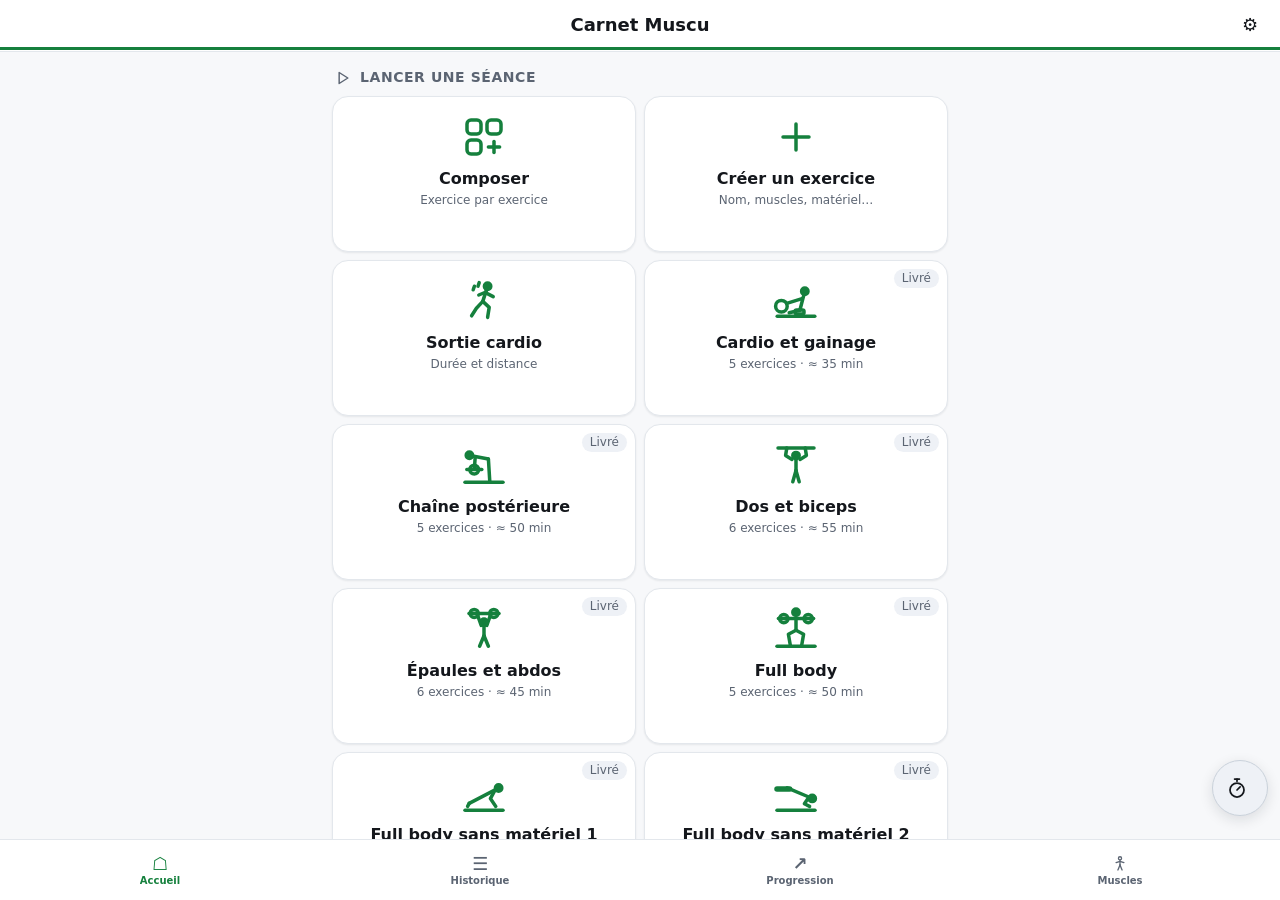
<file: index.html>
<!doctype html>
<html lang="fr">
<head>
<meta charset="utf-8">
<!-- viewport-fit=cover : sans lui, env(safe-area-inset-*) vaut TOUJOURS 0px et la barre d'action
     basse passe sous l'indicateur d'accueil iOS, ce qui rend le bouton primaire intappable. -->
<meta name="viewport" content="width=device-width,initial-scale=1,viewport-fit=cover">

<title>Carnet Muscu</title>
<meta name="description" content="Carnet de musculation hors-ligne : séances, séries, progression.">

<!-- Deux theme-color plutot qu'une : la barre systeme suit le theme de l'appareil sans que le JS
     ait a intervenir, donc AVANT meme que le premier module ES soit charge. -->
<meta name="theme-color" content="#f7f8fa" media="(prefers-color-scheme: light)">
<meta name="theme-color" content="#0f1115" media="(prefers-color-scheme: dark)">

<link rel="manifest" href="./manifest.json">
<link rel="icon" href="./icons/favicon.svg" type="image/svg+xml">
<link rel="apple-touch-icon" href="./icons/apple-touch-icon-180.png">

<!-- ⚠ Sans apple-mobile-web-app-capable, `navigator.standalone` ne passe JAMAIS a true :
     toute la detection iOS de ui/install.js echoue et l'aide a l'installation s'affiche
     indefiniment a un utilisateur qui a deja installe l'application. -->
<meta name="apple-mobile-web-app-capable" content="yes">
<meta name="apple-mobile-web-app-title" content="Muscu">
<meta name="apple-mobile-web-app-status-bar-style" content="black-translucent">

<!-- Ordre impose : tokens (variables) avant tout ce qui les consomme. -->
<link rel="stylesheet" href="./css/tokens.css">
<link rel="stylesheet" href="./css/base.css">
<link rel="stylesheet" href="./css/components.css">
<link rel="stylesheet" href="./css/views.css">
<!-- v2 : cartes, defilements horizontaux, grilles d'icones, tiroir du minuteur. En DERNIER :
     il complete les feuilles precedentes et doit pouvoir les surcharger. -->
<link rel="stylesheet" href="./css/v2.css">
</head>
<body>

<!-- ══════════════════════════════════════════════════════════════════════════════════════════
     ZONE A — COQUILLE STATIQUE.
     Ecrite EN DUR ici et JAMAIS reconstruite : le JS ne fait que muter textContent, classes et
     attributs de ces noeuds. C'est cette regle qui garantit que le minuteur en cours, le focus,
     la position de scroll et le bouton sous le doigt survivent a toute action de saisie.
     Tout noeud pilote par le JS porte un id : aucune recherche par selecteur structurel, qui
     casserait silencieusement au premier remaniement de la mise en page.

     ⚠ VOCABULAIRE DE CLASSES : un seul tiret, jamais de BEM. css/ et tout le JS nomment les
     classes ainsi (.entete-bouton, .nav-onglet, .barre-action-primaire) ; ecrire ici
     .entete__bouton reviendrait a n'avoir AUCUNE regle de style sur la coquille.
     ══════════════════════════════════════════════════════════════════════════════════════════ -->

<a class="lien-evitement" href="#vue">Aller au contenu</a>

<!-- ⚠ .coquille est PORTEUSE DE FONCTION, pas de decoration : deux regles de css/ la visent —
     .coquille[data-seance='active'] .nav-basse (masque la navigation basse pendant une seance,
     sinon elle recouvre la barre d'action) et .coquille[data-repos='fini']::after (lisere vert de
     fin de repos, seul canal d'alerte fiable sur iOS). views/seance.js et ui/timer-view.js la
     cherchent par `document.querySelector('.coquille')` : si elle disparait, leur repli sur
     <body> est SILENCIEUX et les deux comportements sont perdus sans la moindre erreur.
     Ne contient QUE les zones en flux. Tout ce qui se superpose (feuille, pave, bandeau, toast,
     ecran de secours) reste DEHORS : `overflow: hidden` les rognerait. -->
<div class="coquille" id="coquille">

  <header class="entete" id="entete">
    <!-- Cache par defaut : la racine #/ n'a nulle part ou revenir. Les vues le devoilent. -->
    <button class="entete-bouton" id="btn-retour" type="button" aria-label="Retour" hidden>
      <span aria-hidden="true">&#8592;</span>
    </button>
    <div class="entete-textes">
      <h1 class="entete-titre" id="titre-ecran">Carnet Muscu</h1>
      <!-- Porte « 18:42 · Exercice 3/6 » pendant une seance : l'information de situation doit
           rester lisible sans scroller, d'ou sa place dans la coquille collee. -->
      <p class="entete-sous-titre" id="sous-titre-ecran" hidden></p>
    </div>
    <button class="entete-bouton" id="btn-menu" type="button" aria-label="Menu" aria-haspopup="menu" aria-expanded="false" hidden>
      <span aria-hidden="true">&#8942;</span>
    </button>
  </header>

  <!-- ZONE B — vues. Volontairement VIDE : le routeur monte ici et n'ecrit jamais ailleurs.
       boot.js le recupere par `document.querySelector('main')`.
       ⚠ .vue-conteneur et NON .vue : .vue-conteneur est la zone defilante (flex: 1, overflow-y),
       .vue est la section que CHAQUE vue construit dedans (largeur maximale et respiration).
       Les confondre imbrique deux fois le padding et empeche <main> de defiler. -->
  <main class="vue-conteneur" id="vue" tabindex="-1"></main>

  <!-- Navigation principale. Statique : les 4 onglets ne changent jamais, seule la classe
       active et aria-current sont mutees par le routeur. -->
  <nav class="nav-basse" id="nav-onglets" aria-label="Navigation principale">
    <a class="nav-onglet" id="onglet-accueil" href="#/" data-onglet="accueil">
      <span class="nav-onglet-icone" aria-hidden="true">&#9750;</span><span class="nav-onglet-nom">Accueil</span>
    </a>
    <a class="nav-onglet" id="onglet-historique" href="#/historique" data-onglet="historique">
      <span class="nav-onglet-icone" aria-hidden="true">&#9776;</span><span class="nav-onglet-nom">Historique</span>
    </a>
    <a class="nav-onglet" id="onglet-progression" href="#/progression" data-onglet="progression">
      <span class="nav-onglet-icone" aria-hidden="true">&#8599;</span><span class="nav-onglet-nom">Progression</span>
    </a>
    <!-- v10 : 5e onglet — le corps humain. Icone SVG inline (aucun glyphe unicode ne dessine un
         personnage correctement) ; statique comme le reste de la navigation, currentColor. -->
    <a class="nav-onglet" id="onglet-muscles" href="#/muscles" data-onglet="muscles">
      <span class="nav-onglet-icone" aria-hidden="true"><svg viewBox="0 0 24 24" width="18" height="18" fill="none" stroke="currentColor" stroke-width="1.75" stroke-linecap="round" stroke-linejoin="round"><circle cx="12" cy="4.4" r="2.1"/><path d="M12 7.2v6"/><path d="M6.8 10.2 12 8.4l5.2 1.8"/><path d="M12 13.2 9.2 20"/><path d="m12 13.2 2.8 6.8"/></svg></span><span class="nav-onglet-nom">Muscles</span>
    </a>
    <!-- v11 : Réglages n'est PLUS un onglet — l'engrenage vit dans l'en-tete de l'accueil
         (views/accueil.js reutilise #btn-menu). La nav revient a 4 onglets : plus d'espace,
         et le bouton flottant du minuteur ne chevauche plus le dernier onglet. -->
  </nav>

  <!-- BARRE D'ACTION BASSE — exactement DEUX zones, jamais quatre roles.
       Masquee hors seance ; jamais supprimee du DOM, sinon le minuteur mourrait avec elle. -->
  <div class="barre-action" id="barre-action" hidden>
    <!-- Zone minuteur : largeur FIXE de 88 px imposee par le CSS. Toujours presente, grisee quand
         inactive : une zone qui apparait/disparait deplacerait le bouton primaire sous le doigt
         au moment exact ou l'utilisateur le vise. -->
    <div class="barre-action-minuteur" id="zone-minuteur" role="timer" aria-live="off" aria-label="Minuteur de repos">
      <output class="minuteur" id="minuteur-valeur">--:--</output>
      <button class="minuteur-bascule" id="btn-minuteur" type="button" aria-label="Démarrer ou arrêter le repos" disabled>
        <span aria-hidden="true">&#9654;</span>
      </button>
    </div>
    <!-- Bouton primaire : un seul, jamais remplace ni deplace. Seuls son libelle, son etat
         disabled et sa classe de variante changent.
         ⚠ Les trois classes sont necessaires : .bouton donne la boite, .bouton-primaire la
         couleur d'accent, .barre-action-primaire la CIBLE GEANTE (72 px, --txt-xl). -->
    <button class="bouton bouton-primaire barre-action-primaire" id="btn-primaire" type="button">Valider la série</button>
  </div>

</div>

<!-- ══════════════════════════════════════════════════════════════════════════════════════════
     ZONE A bis — les superpositions. HORS de la coquille : elles sont toutes en position fixe et
     `overflow: hidden` de la coquille n'a rien a faire au-dessus d'elles.
     ══════════════════════════════════════════════════════════════════════════════════════════ -->

<!-- Feuille superposee. Une feuille est un PARAMETRE de la route courante (#/seance?sheet=ajout),
     jamais une route : #/seance n'est donc jamais demonte par une action de saisie.
     ui/sheet.js pose lui aussi cette classe a l'ouverture : la poser ici la rend simplement vraie
     des le premier rendu. -->
<!-- v8 : hote du PANNEAU SUPERPOSE. Une route marquee `panneau` (le detail d'une seance)
     s'ouvre ici, PAR-DESSUS la vue de fond qui reste montee : fond floute, retour = fermeture.
     Le routeur ne fait que muter hidden et data-ouvert, et monter la vue dans le corps. -->
<div class="panneau-hote" id="panneau-hote" data-ouvert="non" hidden>
  <div class="panneau-corps" id="panneau-corps" role="dialog" aria-modal="true" tabindex="-1"></div>
</div>

<div class="feuille-conteneur" id="conteneur-feuille" hidden></div>

<!-- Pave numerique in-app. Separe de la feuille : il peut se superposer a une feuille ouverte
     (edition d'une serie -> saisie d'un nombre) sans la fermer. Simple point d'ancrage :
     ui/keypad.js y construit une feuille qui se positionne elle-meme. -->
<div class="pave-hote" id="conteneur-pave" hidden></div>

<!-- Bandeau de mise a jour. ⚠ Regle produit : jamais affiche tant qu'une seance est active ;
     ui/update.js met la proposition en file jusqu'a la cloture. Aucun reload automatique. -->
<div class="bandeau-maj" id="bandeau-maj" role="status" hidden>
  <p class="bandeau-texte" id="bandeau-maj-texte">Une nouvelle version est prête.</p>
  <div class="bandeau-actions">
    <button class="bouton bouton-fantome" id="btn-maj-plus-tard" type="button">Plus tard</button>
    <button class="bouton bouton-primaire" id="btn-maj-recharger" type="button">Recharger</button>
  </div>
</div>

<!-- Zone de toast : AU-DESSUS de la barre d'action, jamais dessous. aria-live polite pour ne pas
     interrompre la lecture d'ecran en pleine saisie. -->
<div class="zone-toast" id="zone-toast" role="status" aria-live="polite"></div>

<!-- ECRAN DE SECOURS — jamais d'ecran blanc. Present dans le HTML et non construit par le JS :
     il doit rester atteignable quand c'est justement le JS d'amorcage qui a echoue.
     Le bouton d'export lit le miroir chaud (localStorage), donc fonctionne meme IDB mort. -->
<div class="ecran-secours" id="ecran-secours" role="alertdialog" aria-labelledby="secours-titre" aria-describedby="secours-message" hidden>
  <div class="ecran-secours-boite">
    <h2 class="ecran-secours-titre" id="secours-titre">L'application n'a pas pu démarrer</h2>
    <p class="ecran-secours-texte" id="secours-message">Vos données ne sont pas perdues. Exportez-les avant toute autre action.</p>
    <pre class="ecran-secours-message" id="secours-detail" hidden></pre>
    <div class="ecran-secours-actions">
      <button class="bouton bouton-primaire" id="btn-secours-exporter" type="button">Exporter mes données</button>
      <button class="bouton" id="btn-secours-reessayer" type="button">Réessayer</button>
      <button class="bouton bouton-danger" id="btn-secours-reinitialiser" type="button">Réinitialiser</button>
    </div>
    <!-- Recours visible de l'export : <a download> echoue SILENCIEUSEMENT en standalone iOS. -->
    <textarea class="zone-texte-export" id="secours-texte" readonly rows="6" aria-label="Données exportées" hidden></textarea>
  </div>
</div>

<noscript>
  <p class="message-noscript">Cette application nécessite JavaScript pour fonctionner.</p>
</noscript>

<!-- Chemin RELATIF obligatoire : « /js/boot.js » pointerait vers la racine de github.io, hors
     du depot, et ne repondrait qu'un 404. -->
<script type="module" src="./js/boot.js"></script>
</body>
</html>
</file>
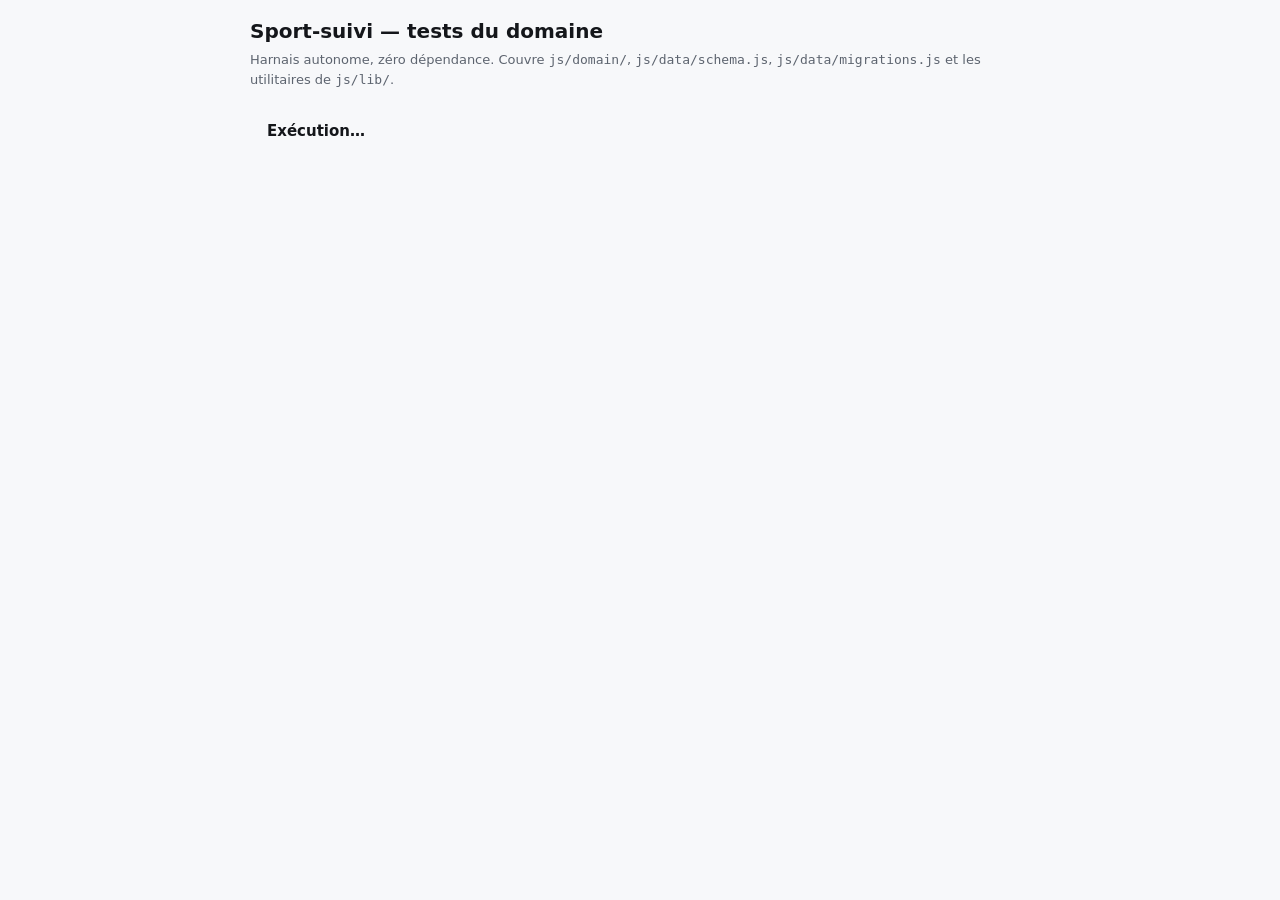
<file: tests.html>
<!doctype html>
<html lang="fr">
<head>
<meta charset="utf-8">
<meta name="viewport" content="width=device-width,initial-scale=1,viewport-fit=cover">
<title>Sport-suivi — tests du domaine</title>
<style>
  :root {
    color-scheme: light dark;
    --fond: #f7f8fa; --carte: #ffffff; --texte: #14161a; --doux: #5d646f;
    --trait: #dfe3e9; --vert: #157a3c; --vert-fond: #e8f6ed;
    --rouge: #b4232a; --rouge-fond: #fdecec;
  }
  @media (prefers-color-scheme: dark) {
    :root {
      --fond: #0f1115; --carte: #171a20; --texte: #e9ecf1; --doux: #9aa3b0;
      --trait: #262b33; --vert: #57d68a; --vert-fond: #12261a;
      --rouge: #ff7b7b; --rouge-fond: #2a1416;
    }
  }
  * { box-sizing: border-box; }
  body {
    margin: 0; padding: 16px 12px 48px;
    font: 15px/1.5 system-ui, -apple-system, "Segoe UI", Roboto, sans-serif;
    background: var(--fond); color: var(--texte);
  }
  main { max-width: 780px; margin: 0 auto; }
  h1 { font-size: 20px; margin: 0 0 4px; }
  .sous-titre { color: var(--doux); font-size: 13px; margin: 0 0 16px; }

  .bilan {
    display: flex; flex-wrap: wrap; gap: 10px; align-items: center;
    padding: 14px 16px; border-radius: 12px; margin-bottom: 18px;
    font-weight: 600; border: 1px solid transparent;
  }
  .bilan.ok    { background: var(--vert-fond);  color: var(--vert);  border-color: var(--vert); }
  .bilan.ko    { background: var(--rouge-fond); color: var(--rouge); border-color: var(--rouge); }
  .bilan .gros { font-size: 26px; letter-spacing: -0.5px; }

  section {
    background: var(--carte); border: 1px solid var(--trait);
    border-radius: 12px; margin-bottom: 12px; overflow: hidden;
  }
  section > h2 {
    font-size: 14px; margin: 0; padding: 10px 14px;
    border-bottom: 1px solid var(--trait);
    display: flex; justify-content: space-between; gap: 12px; align-items: baseline;
  }
  section > h2 .compte { font-weight: 400; font-size: 12px; color: var(--doux); }

  .ligne {
    display: grid; grid-template-columns: 22px 1fr;
    gap: 8px; padding: 7px 14px; border-top: 1px solid var(--trait);
  }
  .ligne:first-of-type { border-top: 0; }
  .ligne .marque { font-weight: 700; text-align: center; }
  .ligne.reussi .marque { color: var(--vert); }
  .ligne.echoue { background: var(--rouge-fond); }
  .ligne.echoue .marque, .ligne.echoue .nom { color: var(--rouge); }
  .ligne.echoue .nom { font-weight: 600; }

  .detail { margin: 6px 0 2px; font-size: 13px; }
  .detail div { display: grid; grid-template-columns: 72px 1fr; gap: 8px; }
  .detail dt, .detail .cle { color: var(--doux); }
  .detail code {
    font-family: ui-monospace, SFMono-Regular, Menlo, Consolas, monospace;
    font-size: 12.5px; word-break: break-word;
  }
</style>
</head>
<body>
<main>
  <h1>Sport-suivi — tests du domaine</h1>
  <p class="sous-titre">
    Harnais autonome, zéro dépendance. Couvre <code>js/domain/</code>, <code>js/data/schema.js</code>,
    <code>js/data/migrations.js</code> et les utilitaires de <code>js/lib/</code>.
  </p>
  <div id="bilan" class="bilan">Exécution…</div>
  <div id="resultats"></div>
</main>

<script type="module">
// tests.html — harnais de test du domaine pur.
//
// Zéro dépendance, zéro build : ce fichier s'ouvre directement dans un navigateur (derrière un
// serveur local, les modules ES exigeant le protocole http). Il ne teste QUE des modules purs —
// aucun IndexedDB, aucun DOM applicatif n'est touché ici, ce qui rend le résultat reproductible.
//
// ⚠ AUCUN innerHTML, y compris dans l'affichage des échecs : la règle du projet est sans
//   exception, sinon elle ne tient pas.

import {
  MODES, TRANSITIONS_AUTORISEES, CHAMPS_VALEUR,
  nouvelExercice, nouvelleSerie, nouvelleEntree, nouvelleSeance,
  champsSaisie, champsSaisieEntree, estComptable, transitionPermise, pasChamp, valider
} from './js/data/schema.js';
import { SCHEMA_VERSION } from './js/config.js';
import * as migrations from './js/data/migrations.js';

import { ulid } from './js/lib/ids.js';
import { dayKey, plage, joursEntre } from './js/lib/dates.js';
import { parseFr, formatFr, arrondiAuPas, formatDuree, formatAllure } from './js/lib/num.js';

import {
  e1rm, chargeEffectiveKg, tonnageEntree, tonnageSeance,
  allureSecParKm, vitesseKmH, estRecord, resumeSerie, resumeSerieCellule
} from './js/domain/metrics.js';
import { valeursPour, rappelTextuel, SOURCES } from './js/domain/prefill.js';
import { serieTemporelle, sensDe, resumeSemaine, tableauChronologique } from './js/domain/progression.js';
import { estCardioPure } from './js/domain/session.js';

// ─────────────────────────────────────────────────────────────────────────────
// Mini-harnais
// ─────────────────────────────────────────────────────────────────────────────

const sections = [];
let sectionCourante = null;

function groupe(titre) {
  sectionCourante = { titre, assertions: [] };
  sections.push(sectionCourante);
}

function enregistrer(nom, ok, attendu, obtenu) {
  sectionCourante.assertions.push({ nom, ok, attendu, obtenu });
}

/** Rend n'importe quelle valeur lisible dans le rapport d'échec, sans jamais lever. */
function montrer(v) {
  if (typeof v === 'string') return JSON.stringify(v);
  if (v === undefined) return 'undefined';
  try { return JSON.stringify(v); } catch (e) { return String(v); }
}

function vrai(nom, condition, attendu = 'vrai', obtenu = String(condition)) {
  enregistrer(nom, condition === true, attendu, obtenu);
}

/** Égalité stricte. Les NaN sont traités comme égaux : sinon un test sur NaN ne peut pas passer. */
function egal(nom, obtenu, attendu) {
  const ok = obtenu === attendu
    || (typeof obtenu === 'number' && typeof attendu === 'number'
        && Number.isNaN(obtenu) && Number.isNaN(attendu));
  enregistrer(nom, ok, montrer(attendu), montrer(obtenu));
}

/**
 * Égalité numérique à une tolérance près.
 * ⚠ Indispensable ici : 60 × (1 + 8/30) ne vaut pas exactement 76 en binaire, et un test
 *   d'égalité stricte échouerait sur une formule pourtant juste.
 */
function proche(nom, obtenu, attendu, eps = 1e-9) {
  const ok = typeof obtenu === 'number' && Number.isFinite(obtenu)
    && Math.abs(obtenu - attendu) <= eps;
  enregistrer(nom, ok, `${attendu} (± ${eps})`, montrer(obtenu));
}

function estNul(nom, obtenu) {
  enregistrer(nom, obtenu === null, 'null', montrer(obtenu));
}

/** Égalité structurelle par sérialisation : suffisant pour les objets plats du domaine. */
function memeObjet(nom, obtenu, attendu) {
  const a = montrer(obtenu);
  const b = montrer(attendu);
  enregistrer(nom, a === b, b, a);
}

/** Vérifie qu'un appel lève, et que le code d'erreur typé est bien celui attendu. */
async function leve(nom, fn, codeAttendu) {
  try {
    await fn();
    enregistrer(nom, false, `exception ${codeAttendu}`, 'aucune exception');
  } catch (e) {
    enregistrer(nom, e && e.code === codeAttendu, `exception ${codeAttendu}`,
      `exception ${e && e.code ? e.code : '(sans code)'} : ${e && e.message}`);
  }
}

// ─────────────────────────────────────────────────────────────────────────────
// Fabriques de jeux d'essai
// ─────────────────────────────────────────────────────────────────────────────

// Horodatages fixes : un test qui appelle Date.now() n'est pas reproductible.
let horloge = 1_700_000_000_000;
const tic = () => (horloge += 60_000);

const exCharge = nouvelExercice({
  id: 'cat:developpe-couche', nom: 'Développé couché',
  categorie: 'pectoraux', materiel: 'barre', mode: 'charge', incrementKg: 1.25
});

const exTractions = nouvelExercice({
  id: 'cat:tractions-pronation', nom: 'Tractions pronation',
  categorie: 'dos', materiel: 'barre-traction', mode: 'poids-du-corps',
  lestable: true, incrementKg: 1.25, bodyweightFactor: 1.0
});

const exPompes = nouvelExercice({
  id: 'cat:pompes', nom: 'Pompes', categorie: 'pectoraux', materiel: 'aucun',
  mode: 'poids-du-corps', bodyweightFactor: 0.65
});

const exMachine = nouvelExercice({
  id: 'cat:tirage-vertical', nom: 'Tirage vertical', categorie: 'dos',
  materiel: 'machine', mode: 'machine'
});

const exGainage = nouvelExercice({
  id: 'cat:gainage', nom: 'Gainage', categorie: 'abdos', materiel: 'aucun',
  mode: 'temps', lestable: true
});

const exCourse = nouvelExercice({
  id: 'cat:course', nom: 'Course', categorie: 'cardio', materiel: 'aucun',
  mode: 'cardio', metriqueCardio: 'allure'
});

/** Série faite, avec horodatage déterministe. */
const faite = (mode, p) => nouvelleSerie(mode, Object.assign({ done: true, at: tic() }, p));

/** Entrée de séance dont les coefficients sont gelés depuis l'exercice. */
function entreeDe(exercice, series = [], cibles = {}, ctx = {}) {
  return nouvelleEntree(exercice, cibles, Object.assign({ series }, ctx));
}

/** Séance terminée, prête à être agrégée. */
function seanceTerminee(date, entrees, poidsDeCorpsKg = 78.5) {
  const s = nouvelleSeance(null, { date, poidsDeCorpsKg, startedAt: horloge });
  s.entrees = entrees;
  s.statut = 'terminee';
  s.endedAt = horloge;
  return s;
}

// ═════════════════════════════════════════════════════════════════════════════
// 0. Intégrité du vocabulaire de classes CSS
// ═════════════════════════════════════════════════════════════════════════════
// Une revue adversariale a montré que index.html nommait ses classes en BEM pendant que css/ et
// le JS employaient le tiret simple : la coquille entière — en-tête, navigation, bouton primaire,
// liseré de fin de repos — était rendue SANS AUCUN STYLE, sans la moindre erreur en console.
// Rien dans le langage ne relie une classe posée en JS à une règle CSS : seule une assertion peut
// le faire. Ce groupe est cette assertion. Il tourne EN PREMIER, avec un await de premier niveau
// (les modules ES l'autorisent), donc avant le rendu synchrone du bilan en fin de fichier.
groupe('intégrité — toute classe posée par le code a une règle CSS');

{
  const lireTexte = async (u) => { try { const r = await fetch(u, { cache: 'no-store' }); return r.ok ? await r.text() : ''; } catch { return ''; } };

  // version.json est la liste d'assets qui fait foi : la réutiliser évite un second inventaire
  // à maintenir, et vérifie au passage qu'elle décrit bien le projet réel.
  const manifeste = await (await fetch('./version.json', { cache: 'no-store' })).json();
  const assets = Array.isArray(manifeste.assets) ? manifeste.assets : [];

  const fichiersCss = assets.filter((a) => a.endsWith('.css'));
  const fichiersJs = assets.filter((a) => a.endsWith('.js'));
  vrai('version.json déclare bien les feuilles de style', fichiersCss.length > 0,
    '> 0 fichier CSS', String(fichiersCss.length));
  vrai('version.json déclare bien les modules JavaScript', fichiersJs.length > 3,
    '> 3 modules', String(fichiersJs.length));

  const css = (await Promise.all(fichiersCss.map(lireTexte))).join('\n');
  const definies = new Set(Array.from(css.matchAll(/\.([a-zA-Z][\w-]*)/g), (m) => m[1]));

  // Sources qui POSENT des classes : les modules, plus la coquille statique.
  const sources = fichiersJs.concat(['./index.html']);
  const posees = new Map();          // classe -> fichier qui la pose en premier
  for (const src of sources) {
    const texte = await lireTexte(src);
    const listes = [];
    for (const m of texte.matchAll(/class:\s*'([^']+)'/g)) listes.push(m[1]);
    for (const m of texte.matchAll(/class="([^"]+)"/g)) listes.push(m[1]);
    for (const m of texte.matchAll(/classList\.(?:add|remove|toggle)\(([^)]*)\)/g)) {
      for (const q of m[1].matchAll(/'([\w-]+)'/g)) listes.push(q[1]);
    }
    for (const liste of listes) {
      for (const cl of liste.split(/\s+/)) {
        // On ignore ce qui est interpolé : la valeur réelle n'est pas connue statiquement.
        if (!cl || /[${}]/.test(cl)) continue;
        // ⚠ On ne retient que les noms SYNTAXIQUEMENT valides. Le relevé se fait sur le texte
        //   source brut, commentaires compris : un commentaire qui cite `class: '…'` en exemple
        //   ferait sinon échouer le test sur une classe qui n'existe pas. Filtrer sur la forme
        //   d'un identifiant CSS est plus robuste que d'essayer de retirer les commentaires.
        if (!/^[a-zA-Z][\w-]*$/.test(cl)) continue;
        if (!posees.has(cl)) posees.set(cl, src);
      }
    }
  }

  vrai('des classes ont bien été collectées dans les sources', posees.size > 20,
    '> 20 classes trouvées', String(posees.size));

  const orphelines = [...posees].filter(([cl]) => !definies.has(cl));
  vrai('aucune classe posée par le code sans règle CSS correspondante',
    orphelines.length === 0,
    'aucune orpheline',
    orphelines.length ? orphelines.map(([cl, f]) => `${cl} (${f})`).join(', ') : 'aucune');

  // Le double tiret et le double souligné sont le vocabulaire BEM qui a causé la panne : ils sont
  // désormais bannis du projet, quelle que soit la feuille de style qui pourrait les définir.
  const bem = [...posees].filter(([cl]) => cl.includes('__') || cl.includes('--'));
  vrai('aucune classe en vocabulaire BEM (double tiret ou double souligné)',
    bem.length === 0, 'aucune', bem.map(([cl, f]) => `${cl} (${f})`).join(', ') || 'aucune');
}

// ═════════════════════════════════════════════════════════════════════════════
// 0 bis. Couture des icônes — catalogue et packs contre le dictionnaire ICONES
// ═════════════════════════════════════════════════════════════════════════════
// Le nom d'icône est déclaré d'un côté (data/catalog.js, data/packs.js) et défini de l'autre
// (ui/icons.js). Rien dans le langage ne relie les deux : une faute de frappe ou un préfixe
// inventé ne produit AUCUNE erreur, juste un pictogramme générique répété partout. C'est
// exactement ce qui est arrivé aux 7 packs, que 40 exercices corrects masquaient.
groupe('intégrité — chaque icône déclarée existe');

{
  const { ICONES } = await import('./js/ui/icons.js');
  const { CATALOGUE } = await import('./js/data/catalog.js');
  const { PACKS, verifierPacks } = await import('./js/data/packs.js');
  const defini = (n) => typeof n === 'string' && Object.prototype.hasOwnProperty.call(ICONES, n);

  egal('le catalogue livré compte 48 exercices', CATALOGUE.length, 48);

  // Les ids sont figés à vie et servent de clé partout (CATALOGUE_PAR_ID, synchroniser,
  // séances passées) : un doublon écraserait silencieusement un exercice dans l'index.
  const idsCatalogue = new Set(CATALOGUE.map((e) => e.id));
  egal('les ids du catalogue sont uniques', idsCatalogue.size, CATALOGUE.length);

  const exSansIcone = CATALOGUE.filter((e) => !e.icone).map((e) => e.id);
  vrai('chaque exercice du catalogue déclare une icône', exSansIcone.length === 0,
    'aucun exercice sans icône', exSansIcone.join(', ') || 'aucun');

  const exOrphelins = CATALOGUE.filter((e) => !defini(e.icone)).map((e) => e.id + ' → ' + e.icone);
  vrai('chaque icône d\'exercice existe dans ICONES', exOrphelins.length === 0,
    'aucune icône manquante', exOrphelins.join(', ') || 'aucune');

  // Vague de retours utilisateur (2026-07) : chacun des 8 nouveaux exercices est livré, valide,
  // et son icône est une clé PROPRE de ICONES (une clé héritée d'Object.prototype ne compte pas —
  // c'est ce que vérifie `defini`, bâti sur hasOwnProperty).
  // ⚠ 'cat:squat-poids-du-corps' et non 'cat:squat' : cet id désigne déjà le squat à la barre.
  const nouveauxIds = [
    'cat:squat-poids-du-corps', 'cat:squat-bulgare', 'cat:goblet-squat', 'cat:hip-thrust',
    'cat:souleve-de-terre-roumain', 'cat:crunchs', 'cat:burpees', 'cat:face-pull'
  ];
  const catalogueParId = new Map(CATALOGUE.map((e) => [e.id, e]));
  for (const id of nouveauxIds) {
    const nouveau = catalogueParId.get(id);
    vrai(`nouvel exercice ${id} présent dans le catalogue`, !!nouveau,
      'présent', nouveau ? 'présent' : 'ABSENT');
    vrai(`icône de ${id} : clé propre de ICONES`, !!nouveau && defini(nouveau.icone),
      'définie dans ICONES', nouveau ? String(nouveau.icone) : 'exercice absent');
    const verdict = valider(nouveau, 'exercice');
    vrai(`valider() accepte ${id}`, verdict.ok, 'ok',
      verdict.erreurs.join(' ; ') || 'ok');
  }

  const packsOrphelins = PACKS.filter((p) => !defini(p.icone)).map((p) => p.id + ' → ' + p.icone);
  vrai('chaque icône de pack existe dans ICONES', packsOrphelins.length === 0,
    'aucune icône manquante', packsOrphelins.join(', ') || 'aucune');

  if (typeof verifierPacks === 'function') {
    const anomalies = verifierPacks() || [];
    vrai('verifierPacks() ne signale aucune anomalie', anomalies.length === 0,
      'aucune anomalie', JSON.stringify(anomalies).slice(0, 160));
  }

  // Un nom inconnu doit dégrader vers l'icône générique, JAMAIS lever : une icône manquante ne
  // peut pas provoquer un écran blanc. Les noms hérités d'Object.prototype sont le piège classique.
  const { icone } = await import('./js/ui/icons.js');
  let leve = null;
  try { for (const n of ['nom-inexistant', 'toString', 'constructor', '__proto__', null, 42]) icone(n); }
  catch (e) { leve = e.message; }
  vrai('un nom d\'icône inconnu ou hérité dégrade sans lever', leve === null, 'aucune exception', leve);

  // Le thème sombre repose entièrement sur currentColor : une seule couleur en dur le casserait.
  const svgTest = icone('barre');
  egal('les icônes n\'ont pas de remplissage', svgTest.getAttribute('fill'), 'none');
  egal('les icônes se colorent par currentColor', svgTest.getAttribute('stroke'), 'currentColor');

  // Sans taille explicite, aucun style inline : sinon les classes .icone-xs à .icone-xxl,
  // qui règlent la taille des tuiles de packs, seraient inertes (l'inline bat toute règle).
  const sansTaille = icone('barre', { classe: 'icone-xxl' });
  vrai('sans taille demandée, aucun style inline ne bride les classes de taille',
    !sansTaille.getAttribute('style'), 'pas d\'attribut style', sansTaille.getAttribute('style'));
}

// ═════════════════════════════════════════════════════════════════════════════
// 1. metrics.js — 1RM estimé
// ═════════════════════════════════════════════════════════════════════════════
groupe('metrics — e1rm (Epley)');

proche('e1rm(60, 8) vaut 76', e1rm(60, 8), 76, 1e-9);
egal('e1rm(60, 1) vaut 60 — aucune extrapolation sur une série déjà maximale', e1rm(60, 1), 60);
estNul('e1rm(60, 15) vaut null — Epley décroche au-delà de 12 répétitions', e1rm(60, 15));
estNul('e1rm(null, 8) vaut null', e1rm(null, 8));
estNul('e1rm(60, null) vaut null', e1rm(60, null));
estNul('e1rm(60, 0) vaut null', e1rm(60, 0));
proche('e1rm(60, 12) reste défini à la borne', e1rm(60, 12), 60 * (1 + 12 / 30), 1e-9);

// ═════════════════════════════════════════════════════════════════════════════
// 2. metrics.js — charge effective dans les 5 modes
// ═════════════════════════════════════════════════════════════════════════════
groupe('metrics — chargeEffectiveKg, les 5 modes');

const seanceRef = seanceTerminee('2026-05-04', [], 78.5);

// Mode 'charge' : la charge saisie est la charge, sans interprétation.
memeObjet('mode charge : 60 kg, fiable',
  chargeEffectiveKg(nouvelleSerie('charge', { reps: 8, chargeKg: 60 }),
    entreeDe(exCharge), seanceRef),
  { kg: 60, fiable: true });

// Mode 'poids-du-corps' avec lest POSITIF.
memeObjet('mode poids-du-corps : 78,5 × 1,0 + 10 = 88,5 kg',
  chargeEffectiveKg(nouvelleSerie('poids-du-corps', { reps: 8, lestKg: 10 }),
    entreeDe(exTractions), seanceRef),
  { kg: 88.5, fiable: true });

// ⚠ LEST SIGNÉ : −20 kg d'assistance élastique. Le test existe pour verrouiller le fait qu'une
//   assistance n'est PAS un cas particulier mais la même droite de progression, continue.
memeObjet('mode poids-du-corps, lest SIGNÉ −20 (assistance) : 58,5 kg',
  chargeEffectiveKg(nouvelleSerie('poids-du-corps', { reps: 8, lestKg: -20 }),
    entreeDe(exTractions), seanceRef),
  { kg: 58.5, fiable: true });

proche('facteur de poids de corps gelé : pompes 78,5 × 0,65',
  chargeEffectiveKg(nouvelleSerie('poids-du-corps', { reps: 20 }),
    entreeDe(exPompes), seanceRef).kg, 78.5 * 0.65, 1e-9);

memeObjet('poids de corps absent : non fiable plutôt qu\'un chiffre inventé',
  chargeEffectiveKg(nouvelleSerie('poids-du-corps', { reps: 8 }),
    entreeDe(exTractions), seanceTerminee('2026-05-04', [], null)),
  { kg: null, fiable: false });

// Mode 'temps' : même règle que le poids du corps (gainage lesté).
memeObjet('mode temps lesté : 78,5 + 5 = 83,5 kg',
  chargeEffectiveKg(nouvelleSerie('temps', { dureeSec: 60, lestKg: 5 }),
    entreeDe(exGainage), seanceRef),
  { kg: 83.5, fiable: true });

// Mode 'machine' AVEC profil de plaques gelé pour le lieu du jour.
const exMachineProfilee = nouvelExercice(Object.assign({}, exMachine, {
  machineProfiles: { 'lieu:nord': { kgParPlaque: 5, offsetKg: 2.5 } }
}));
memeObjet('mode machine avec profil : 2,5 + 7 × 5 = 37,5 kg',
  chargeEffectiveKg(nouvelleSerie('machine', { reps: 10, valeur: 7 }),
    entreeDe(exMachineProfilee, [], {}, { lieuId: 'lieu:nord' }), seanceRef),
  { kg: 37.5, fiable: true });

// ⚠ Machine SANS profil : le cas qui doit ressortir NON FIABLE. Convertir un cran en kilos au
//   jugé mélangerait deux salles sur la même courbe.
memeObjet('mode machine SANS profil : { kg: null, fiable: false }',
  chargeEffectiveKg(nouvelleSerie('machine', { reps: 10, valeur: 7 }),
    entreeDe(exMachine), seanceRef),
  { kg: null, fiable: false });

// Mode 'cardio' : aucune charge, et on le dit.
memeObjet('mode cardio : aucune charge, non fiable',
  chargeEffectiveKg(nouvelleSerie('cardio', { dureeSec: 1500, distanceM: 5000 }),
    entreeDe(exCourse), seanceRef),
  { kg: null, fiable: false });

// ═════════════════════════════════════════════════════════════════════════════
// 3. schema.js — estComptable et fabriques
// ═════════════════════════════════════════════════════════════════════════════
groupe('schema — estComptable');

egal('série effective faite : comptable',
  estComptable(nouvelleSerie('charge', { kind: 'effective', done: true, reps: 8, chargeKg: 60, at: 1 })), true);
egal('échauffement fait : EXCLU',
  estComptable(nouvelleSerie('charge', { kind: 'echauffement', done: true, reps: 10, chargeKg: 40, at: 1 })), false);
egal('série effective non faite : EXCLUE',
  estComptable(nouvelleSerie('charge', { kind: 'effective', done: false, reps: 8, chargeKg: 60 })), false);
egal('échauffement non fait : EXCLU',
  estComptable(nouvelleSerie('charge', { kind: 'echauffement', done: false, reps: 10 })), false);
egal('null : non comptable, sans lever', estComptable(null), false);

groupe('schema — fabriques et gel des coefficients');

// ⚠ LE test du principe 2 : tout coefficient qui INTERPRÈTE un fait est GELÉ dans le fait.
//   Corriger le facteur des pompes de 0,65 à 0,75 ne doit pas réécrire le tonnage déjà enregistré.
const exMutable = nouvelExercice({
  id: 'cat:pompes-2', nom: 'Pompes', categorie: 'pectoraux', mode: 'poids-du-corps',
  bodyweightFactor: 0.65, incrementKg: 1.25, lestable: true,
  machineProfiles: { 'lieu:nord': { kgParPlaque: 5, offsetKg: 2.5 } }
});
const entreeGelee = nouvelleEntree(exMutable, {}, { lieuId: 'lieu:nord' });

egal('bodyweightFactorUtilise copié à la création', entreeGelee.bodyweightFactorUtilise, 0.65);
egal('incrementKgUtilise copié à la création', entreeGelee.incrementKgUtilise, 1.25);
egal('modeUtilise copié à la création', entreeGelee.modeUtilise, 'poids-du-corps');
egal('lestableUtilise copié à la création', entreeGelee.lestableUtilise, true);

exMutable.bodyweightFactor = 0.75;
exMutable.incrementKg = 2.5;
exMutable.mode = 'charge';
exMutable.machineProfiles['lieu:nord'].kgParPlaque = 999;

egal('bodyweightFactor modifié APRÈS : l\'entrée reste à 0,65', entreeGelee.bodyweightFactorUtilise, 0.65);
egal('incrementKg modifié APRÈS : l\'entrée reste à 1,25', entreeGelee.incrementKgUtilise, 1.25);
egal('mode modifié APRÈS : l\'entrée reste en poids-du-corps', entreeGelee.modeUtilise, 'poids-du-corps');
egal('machineProfileUtilise est une COPIE, pas une référence partagée',
  entreeGelee.machineProfileUtilise.kgParPlaque, 5);

egal('nouvelleSerie : done vaut false par défaut (série PRÉVUE, pas faite)',
  nouvelleSerie('charge').done, false);
estNul('nouvelleSerie : un champ étranger au mode reste à null',
  nouvelleSerie('cardio', { dureeSec: 600, chargeKg: 60 }).chargeKg);
egal('nouvelleSerie : lestKg SIGNÉ accepté en négatif',
  nouvelleSerie('poids-du-corps', { reps: 8, lestKg: -20 }).lestKg, -20);
memeObjet('champsSaisie : tractions lestables', champsSaisie(exTractions), ['reps', 'lestKg']);
memeObjet('champsSaisieEntree dérive des coefficients gelés',
  champsSaisieEntree(entreeDe(exCharge)), ['reps', 'chargeKg']);
egal('pasChamp résout la chaîne « incrementKg »', pasChamp(exCharge, 'chargeKg'), 1.25);
egal('transitionPermise : poids-du-corps → charge', transitionPermise('poids-du-corps', 'charge'), true);
egal('transitionPermise : charge → cardio refusée', transitionPermise('charge', 'cardio'), false);
egal('MODES compte 5 modes', Object.keys(MODES).length, 5);
egal('cardio : dureeSec seul est requis, distanceM est optionnelle',
  MODES.cardio.requis.join(','), 'dureeSec');
vrai('TRANSITIONS_AUTORISEES est bien exposée', Array.isArray(TRANSITIONS_AUTORISEES['machine']));
vrai('CHAMPS_VALEUR couvre les 6 champs numériques de Serie', CHAMPS_VALEUR.length === 6);
egal('valider() ne lève jamais et rapporte une série valide',
  valider(nouvelleSerie('charge', { reps: 8, chargeKg: 60, done: true, at: 1 }), 'serie').ok, true);
egal('valider() refuse une série faite sans horodatage',
  valider(Object.assign(nouvelleSerie('charge', { reps: 8 }), { done: true, at: null }), 'serie').ok, false);

// ═════════════════════════════════════════════════════════════════════════════
// 4. prefill.js — LE test le plus important : le filtre de l'échauffement
// ═════════════════════════════════════════════════════════════════════════════
groupe('prefill — filtrage de l\'échauffement aux 4 niveaux');

const seancePrefill = seanceTerminee('2026-07-19', [], 78.5);
const ID = exCharge.id;

// ── Niveau 1 : série précédente EFFECTIVE de la séance en cours ──────────────
// L'échauffement à 40 kg est le DERNIER élément du tableau. Sans le filtre, il devient la
// source du pré-remplissage et la série de travail part à 40 kg au lieu de 80.
const n1 = valeursPour(ID, entreeDe(exCharge, [
  faite('charge', { kind: 'effective', reps: 8, chargeKg: 80 }),
  faite('charge', { kind: 'echauffement', reps: 12, chargeKg: 40 })
]), seancePrefill, null);
egal('N1 — source = série-précédente', n1.source, SOURCES.SERIE_PRECEDENTE);
egal('N1 — la charge retenue est 80 kg (effective), PAS 40 kg (échauffement)', n1.champs.chargeKg, 80);
egal('N1 — les répétitions suivent la série effective', n1.champs.reps, 8);

// Une entrée ne contenant QUE de l'échauffement ne doit pas déclencher le niveau 1 du tout.
const n1vide = valeursPour(ID, entreeDe(exCharge, [
  faite('charge', { kind: 'echauffement', reps: 12, chargeKg: 40 })
]), seancePrefill, null);
vrai('N1 — un échauffement seul ne déclenche pas le niveau 1',
  n1vide.source !== SOURCES.SERIE_PRECEDENTE, 'source ≠ série-précédente', n1vide.source);

// ── Niveau 2 : même rang à la dernière séance connue ─────────────────────────
// meta.lastPerf contient un échauffement à 45 kg EN PREMIER. Sans le filtre, le rang 0 pointe
// dessus et la séance du jour démarre à 45 kg au lieu de 80.
const lastPerf = {
  [ID]: {
    date: '2026-07-12',
    seanceId: 'seance-precedente',
    entree: entreeDe(exCharge, [
      faite('charge', { kind: 'echauffement', reps: 12, chargeKg: 45 }),
      faite('charge', { kind: 'effective', reps: 8, chargeKg: 80 }),
      faite('charge', { kind: 'effective', reps: 6, chargeKg: 82.5 })
    ])
  }
};
const n2 = valeursPour(ID, entreeDe(exCharge, [
  faite('charge', { kind: 'echauffement', reps: 12, chargeKg: 40 })
]), seancePrefill, lastPerf);
egal('N2 — source = dernière-séance', n2.source, SOURCES.DERNIERE_SEANCE);
egal('N2 — rang 0 = 80 kg (1re effective), PAS 45 kg (échauffement de la dernière fois)',
  n2.champs.chargeKg, 80);
egal('N2 — la date de la dernière performance est remontée', n2.date, '2026-07-12');

// Une performance passée ne contenant QUE de l'échauffement n'est pas une performance.
const lastPerfEchauffementSeul = {
  [ID]: {
    date: '2026-07-05',
    entree: entreeDe(exCharge, [faite('charge', { kind: 'echauffement', reps: 12, chargeKg: 45 })])
  }
};
const n2vide = valeursPour(ID, entreeDe(exCharge, [], { reps: { min: 6, max: 8 } }),
  seancePrefill, lastPerfEchauffementSeul);
vrai('N2 — un lastPerf 100 % échauffement est ignoré, on retombe au niveau 3',
  n2vide.source === SOURCES.CIBLE, 'source = cible', n2vide.source);

// ── Niveau 2, avec la forme RÉELLEMENT produite par store.perfDepuis ──────────
// ⚠ Les fixtures ci-dessus emploient la forme « enveloppe + entrée complète », légale mais que
//   store.js ne produit jamais : il écrit des séries ALLÉGÉES par trimSerie. Ce test est le seul
//   qui couvre la couture réelle entre les deux modules. Sans lui, un trimSerie qui laisse tomber
//   `done` ou `kind` rend le niveau ② et le rappel « Dernière fois » silencieusement morts, la
//   suite de tests restant intégralement verte.
const trim = (s) => ({
  reps: s.reps, chargeKg: s.chargeKg, lestKg: s.lestKg,
  valeur: s.valeur, dureeSec: s.dureeSec, distanceM: s.distanceM,
  done: s.done, kind: s.kind
});
const lastPerfStore = {
  [ID]: {
    date: '2026-07-12',
    seanceId: 'seance-precedente',
    entreeId: 'entree-precedente',
    startedAt: 1752300000000,
    modeUtilise: 'charge',
    series: [
      faite('charge', { kind: 'echauffement', reps: 12, chargeKg: 45 }),
      faite('charge', { kind: 'effective', reps: 8, chargeKg: 80 }),
      faite('charge', { kind: 'effective', reps: 6, chargeKg: 82.5 })
    ].map(trim)
  }
};
const n2s = valeursPour(ID, entreeDe(exCharge, []), seancePrefill, lastPerfStore);
egal('N2 (forme store) — source = dernière-séance', n2s.source, SOURCES.DERNIERE_SEANCE);
egal('N2 (forme store) — rang 0 = 80 kg, l\'échauffement allégé reste exclu', n2s.champs.chargeKg, 80);
vrai('N2 (forme store) — le rappel n\'est pas vide',
  rappelTextuel(lastPerfStore, ID).includes('8 × 80 kg'),
  'contient « 8 × 80 kg »', rappelTextuel(lastPerfStore, ID));

// ── Niveau 3 : cible du modèle ───────────────────────────────────────────────
const n3 = valeursPour(ID, entreeDe(exCharge, [
  faite('charge', { kind: 'echauffement', reps: 12, chargeKg: 40 })
], { reps: { min: 6, max: 8 } }), seancePrefill, null);
egal('N3 — source = cible', n3.source, SOURCES.CIBLE);
egal('N3 — bas de la fourchette (6), un tap corrige vers le haut', n3.champs.reps, 6);
vrai('N3 — aucune charge héritée de l\'échauffement',
  n3.champs.chargeKg === undefined, 'chargeKg absent', montrer(n3.champs.chargeKg));

// ── Niveau 4 : vide ──────────────────────────────────────────────────────────
const n4 = valeursPour(ID, entreeDe(exCharge, [
  faite('charge', { kind: 'echauffement', reps: 12, chargeKg: 40 })
]), seancePrefill, null);
egal('N4 — source = vide', n4.source, SOURCES.VIDE);
memeObjet('N4 — aucun champ pré-rempli (« vide » n\'est pas « zéro »)', n4.champs, {});
egal('N4 — entrée introuvable : dégrade en vide sans lever',
  valeursPour('cat:inconnu', null, seancePrefill, null).source, SOURCES.VIDE);

groupe('prefill — rappel « Dernière fois »');

const rappel = rappelTextuel(lastPerf, ID);
vrai('le rappel est daté au format court', rappel.startsWith('Dernière fois (12 juil.) :'),
  'commence par « Dernière fois (12 juil.) : »', rappel);
vrai('le rappel liste les 2 séries effectives', rappel.includes('8 × 80 kg') && rappel.includes('6 × 82,5 kg'),
  'contient « 8 × 80 kg » et « 6 × 82,5 kg »', rappel);
vrai('le rappel EXCLUT l\'échauffement à 45 kg', !rappel.includes('45'),
  'ne contient pas « 45 »', rappel);
egal('aucune performance connue : chaîne vide, l\'appelant n\'affiche rien',
  rappelTextuel(null, ID), '');

// ═════════════════════════════════════════════════════════════════════════════
// 5. lib/dates.js — dayKey LOCALE
// ═════════════════════════════════════════════════════════════════════════════
groupe('dates — dayKey est LOCALE, jamais UTC');

// ⚠ LE piège : new Date(2025, 11, 31, 23, 30) en heure locale française donne
//   '2026-01-01T22:30:00Z' en UTC. Un toISOString().slice(0,10) rangerait donc cette séance
//   au 1er janvier — mauvaise date, mauvaise semaine, mauvaise année.
const saintSylvestre = new Date(2025, 11, 31, 23, 30, 0);
egal('31 décembre 23 h 30 local → « 2025-12-31 » (et non « 2026-01-01 »)',
  dayKey(saintSylvestre), '2025-12-31');
// Une minute avant minuit local, puis une minute après : la bascule de jour suit l'horloge
// de l'utilisateur, jamais celle de Greenwich.
egal('31 décembre 23 h 59 local → « 2025-12-31 »',
  dayKey(new Date(2025, 11, 31, 23, 59)), '2025-12-31');
egal('1er janvier 00 h 01 local → « 2026-01-01 »',
  dayKey(new Date(2026, 0, 1, 0, 1)), '2026-01-01');
egal('1er janvier 00 h 15 local → « 2026-01-01 »', dayKey(new Date(2026, 0, 1, 0, 15)), '2026-01-01');
egal('zéro de tête obligatoire : l\'ordre lexicographique EST l\'ordre chronologique',
  dayKey(new Date(2026, 2, 5, 12, 0)), '2026-03-05');
egal('une dayKey déjà formée est renvoyée telle quelle', dayKey('2026-07-19'), '2026-07-19');
egal('plage « tout » : borne vide, comparable en chaîne sans cas particulier',
  plage('tout').debut, '');
egal('joursEntre traverse un changement de mois', joursEntre('2026-02-26', '2026-03-05'), 7);

// ═════════════════════════════════════════════════════════════════════════════
// 6. lib/num.js
// ═════════════════════════════════════════════════════════════════════════════
groupe('num — parseFr, formatFr, arrondiAuPas');

egal('parseFr accepte la virgule', parseFr('61,25'), 61.25);
egal('parseFr accepte le point', parseFr('61.25'), 61.25);
egal('parseFr ignore les espaces d\'un collage', parseFr(' 82,5 '), 82.5);
egal('parseFr accepte le signe négatif (lest d\'assistance)', parseFr('-20'), -20);
estNul('parseFr refuse la notation exponentielle', parseFr('1e5'));
estNul('parseFr refuse une chaîne vide', parseFr(''));
estNul('parseFr refuse « abc »', parseFr('abc'));
estNul('parseFr refuse « Infinity »', parseFr('Infinity'));

egal('formatFr utilise la virgule décimale', formatFr(61.25), '61,25');
egal('formatFr supprime les zéros de queue', formatFr(80), '80');
egal('formatFr force les décimales quand on les demande', formatFr(12, 1), '12,0');
egal('formatFr n\'insère AUCUN séparateur de milliers', formatFr(1250), '1250');
egal('formatFr sur null renvoie une chaîne vide', formatFr(null), '');

// ⚠ 49 × 1,25 vaut 61.24999999999999 en binaire : sans travail en entiers, l'affichage
//   dériverait à chaque appui sur « + ».
egal('arrondiAuPas(61,24999999999999 ; 1,25) = 61,25 exactement',
  arrondiAuPas(49 * 1.25, 1.25), 61.25);
egal('arrondiAuPas ne laisse traîner aucune erreur de flottant',
  String(arrondiAuPas(49 * 1.25, 1.25)), '61.25');
egal('arrondiAuPas(61,3 ; 1,25) = 61,25', arrondiAuPas(61.3, 1.25), 61.25);
egal('arrondiAuPas(62 ; 1,25) = 62,5', arrondiAuPas(62, 1.25), 62.5);
egal('arrondiAuPas(-18,7 ; 1,25) = -18,75 (lest signé)', arrondiAuPas(-18.7, 1.25), -18.75);
egal('arrondiAuPas(7 ; 2,5) = 7,5', arrondiAuPas(7, 2.5), 7.5);
estNul('arrondiAuPas(null) reste null', arrondiAuPas(null, 1.25));

egal('formatDuree(1500) = « 25:00 »', formatDuree(1500), '25:00');
egal('formatDuree(3725) passe en heures', formatDuree(3725), '1:02:05');
egal('formatAllure(300) = « 5:00 »', formatAllure(300), '5:00');
egal('formatAllure(870) ne plafonne pas les minutes à 60', formatAllure(870), '14:30');

// ═════════════════════════════════════════════════════════════════════════════
// 7. metrics.js — allure, vitesse, tonnage, records
// ═════════════════════════════════════════════════════════════════════════════
groupe('metrics — allure et vitesse (toujours DÉRIVÉES)');

egal('allure : 5 000 m en 1 500 s = 300 s/km',
  allureSecParKm({ dureeSec: 1500, distanceM: 5000 }), 300);
egal('vitesse : 5 000 m en 1 500 s = 12 km/h',
  vitesseKmH({ dureeSec: 1500, distanceM: 5000 }), 12);
// ⚠ Distance nulle : diviser par zéro donnerait Infinity, qui traverserait ensuite toutes les
//   échelles de courbe. On renvoie null, la distance étant OPTIONNELLE en mode cardio.
estNul('allure sur distance NULLE : null, jamais Infinity',
  allureSecParKm({ dureeSec: 1500, distanceM: 0 }));
estNul('vitesse sur distance NULLE : null, jamais Infinity',
  vitesseKmH({ dureeSec: 1500, distanceM: 0 }));
estNul('allure sans distance saisie : null', allureSecParKm({ dureeSec: 1500, distanceM: null }));
estNul('allure sur durée nulle : null', allureSecParKm({ dureeSec: 0, distanceM: 5000 }));

groupe('metrics — tonnage et resumeSerie');

const entreeTonnage = entreeDe(exCharge, [
  faite('charge', { kind: 'echauffement', reps: 10, chargeKg: 40 }),
  faite('charge', { kind: 'effective', reps: 8, chargeKg: 60 }),
  nouvelleSerie('charge', { kind: 'effective', reps: 8, chargeKg: 60 })
]);
egal('tonnage : l\'échauffement et la série non faite sont exclus (8 × 60 = 480 kg)',
  tonnageEntree(entreeTonnage, seanceRef).kg, 480);
egal('tonnage : fiable quand toutes les séries comptables sont converties',
  tonnageEntree(entreeTonnage, seanceRef).fiable, true);
egal('tonnage d\'une machine sans profil : minorant explicitement NON fiable',
  tonnageSeance(seanceTerminee('2026-05-04', [entreeDe(exMachine, [
    faite('machine', { kind: 'effective', reps: 10, valeur: 7 })
  ])])).fiable, false);

// ⚠ Le coefficient unilateralUtilise doit être GELÉ sur l'entrée par nouvelleEntree. S'il ne
//   l'est pas, metrics.js le cherche, ne le trouve jamais, et le facteur retombe à 1 : le
//   tonnage de tous les exercices unilatéraux est divisé par deux, en silence et à vie.
const exUnilateral = nouvelExercice({
  id: 'cat:fentes-test', nom: 'Fentes', categorie: 'quadriceps', mode: 'charge',
  unilateral: true, incrementKg: 2.5, bodyweightFactor: 1
});
const entreeUni = entreeDe(exUnilateral, [
  faite('charge', { kind: 'effective', reps: 10, chargeKg: 20 })
]);
vrai('unilateralUtilise est GELÉ sur l\'entrée à la création',
  entreeUni.unilateralUtilise === true, 'true', montrer(entreeUni.unilateralUtilise));
egal('tonnage unilatéral : compté PAR CÔTÉ, donc doublé (10 × 20 × 2 = 400 kg)',
  tonnageEntree(entreeUni, seanceRef).kg, 400);
egal('tonnage bilatéral : jamais doublé (8 × 60 = 480 kg)',
  tonnageEntree(entreeTonnage, seanceRef).kg, 480);

egal('resumeSerie mode charge', resumeSerie(
  nouvelleSerie('charge', { reps: 8, chargeKg: 60 }), entreeDe(exCharge)), '8 × 60 kg');
egal('resumeSerie affiche le lest SIGNÉ positif', resumeSerie(
  nouvelleSerie('poids-du-corps', { reps: 8, lestKg: 10 }), entreeDe(exTractions)), '8 × +10 kg');
egal('resumeSerie affiche l\'assistance négative', resumeSerie(
  nouvelleSerie('poids-du-corps', { reps: 8, lestKg: -20 }), entreeDe(exTractions)), '8 × -20 kg');
egal('resumeSerie machine sans profil : le cran, jamais un kilo inventé', resumeSerie(
  nouvelleSerie('machine', { reps: 10, valeur: 7.5 }), entreeDe(exMachine)), '10 × cran 7,5');

// v14 — forme TABLEAU : les cases des TROIS écrans en tableau (séance en salle, détail d'une
// séance passée, carnet de progression). Elle a longtemps vécu recopiée dans deux vues sous le nom
// texteCellule, sans qu'aucune assertion ne la couvre ; elle est maintenant dans le domaine, et
// c'est ici qu'on vérifie qu'elle ne dérive pas. Deux faits comptent : la valeur PRINCIPALE est le
// premier champ chiffré du mode (donc la durée d'un gainage, pas ses reps inexistantes), et le
// lest garde son SIGNE — lire « 20 » là où l'utilisateur était ASSISTÉ de 20 kg est un contresens.
memeObjet('cellule mode charge : les reps en grand, la charge en petit', resumeSerieCellule(
  nouvelleSerie('charge', { reps: 8, chargeKg: 102.5 }), entreeDe(exCharge)),
{ grand: '8', petit: '×102,5' });
memeObjet('cellule poids du corps lesté : le signe du lest est conservé', resumeSerieCellule(
  nouvelleSerie('poids-du-corps', { reps: 8, lestKg: 10 }), entreeDe(exTractions)),
{ grand: '8', petit: '+10' });
memeObjet('cellule assistance : le moins ne disparaît pas', resumeSerieCellule(
  nouvelleSerie('poids-du-corps', { reps: 8, lestKg: -20 }), entreeDe(exTractions)),
{ grand: '8', petit: '-20' });
memeObjet('cellule sans lest : un lest nul ne s\'écrit pas', resumeSerieCellule(
  nouvelleSerie('poids-du-corps', { reps: 12, lestKg: 0 }), entreeDe(exTractions)),
{ grand: '12', petit: '' });
memeObjet('cellule machine : le cran, jamais un kilo inventé', resumeSerieCellule(
  nouvelleSerie('machine', { reps: 10, valeur: 7.5 }), entreeDe(exMachine)),
{ grand: '10', petit: 'n°7,5' });
memeObjet('cellule mode temps : la DURÉE est la valeur principale', resumeSerieCellule(
  nouvelleSerie('temps', { dureeSec: 90 }), entreeDe(exGainage)),
{ grand: '1:30', petit: '' });
memeObjet('cellule cardio : durée en grand, distance en petit', resumeSerieCellule(
  nouvelleSerie('cardio', { dureeSec: 1560, distanceM: 5200 }), entreeDe(exCourse)),
{ grand: '26:00', petit: '5200 m' });
// L'écran de séance appelle la fonction avec un FANTÔME de pré-remplissage, parfois vide.
memeObjet('cellule sans série : deux chaînes vides, aucune exception',
  resumeSerieCellule(null, entreeDe(exCharge)), { grand: '', petit: '' });
egal('resumeSerie décrit la MÊME série en une phrase', resumeSerie(
  nouvelleSerie('charge', { reps: 8, chargeKg: 102.5 }), entreeDe(exCharge)), '8 × 102,5 kg');

groupe('metrics — estRecord et sa tolérance de demi-incrément');

// ⚠ Sans la tolérance, un poids de corps qui bouge de 200 g décrocherait un badge « record »
//   à chaque séance, et le badge ne voudrait plus rien dire.
egal('aucune référence : le premier point EST un record', estRecord(60, null, 2.5), true);
egal('+1 kg avec un incrément de 2,5 (tolérance 1,25) : PAS un record', estRecord(61, 60, 2.5), false);
egal('exactement la tolérance (1,25) : PAS un record (comparaison stricte)',
  estRecord(61.25, 60, 2.5), false);
egal('+2 kg avec un incrément de 2,5 : record', estRecord(62, 60, 2.5), true);
egal('+1 kg avec un incrément de 1,25 (tolérance 0,625) : record', estRecord(61, 60, 1.25), true);
egal('régression : jamais un record', estRecord(58, 60, 1.25), false);
egal('sens « bas » (allure) : descendre de 20 s/km est un record',
  estRecord(280, 300, 1.25, 'bas'), true);
egal('sens « bas » : monter n\'est jamais un record', estRecord(320, 300, 1.25, 'bas'), false);
egal('valeur non numérique : jamais un record', estRecord(null, 60, 2.5), false);

// ═════════════════════════════════════════════════════════════════════════════
// 8. progression.js — serieTemporelle
// ═════════════════════════════════════════════════════════════════════════════
groupe('progression — serieTemporelle');

const seanceJanvier = seanceTerminee('2026-01-10', [entreeDe(exCharge, [
  faite('charge', { kind: 'echauffement', reps: 12, chargeKg: 100 }),  // ignoré
  faite('charge', { kind: 'effective', reps: 8, chargeKg: 60 }),       // e1rm = 76
  faite('charge', { kind: 'effective', reps: 6, chargeKg: 62.5 })      // e1rm = 75
])]);
const seanceMars = seanceTerminee('2026-03-05', [entreeDe(exCharge, [
  faite('charge', { kind: 'effective', reps: 5, chargeKg: 70 })
])]);
// Entrée ne contenant QUE de l'échauffement : ne doit produire AUCUN point.
const seanceFevrier = seanceTerminee('2026-02-01', [entreeDe(exCharge, [
  faite('charge', { kind: 'echauffement', reps: 12, chargeKg: 50 })
])]);
// Séance NON TERMINÉE : ne doit produire aucun point.
const seanceEnCours = seanceTerminee('2026-04-01', [entreeDe(exCharge, [
  faite('charge', { kind: 'effective', reps: 8, chargeKg: 200 })
])]);
seanceEnCours.statut = 'en-cours';

// Ordre d'entrée volontairement mélangé : le tri est la responsabilité de serieTemporelle.
const historique = [seanceMars, seanceEnCours, seanceJanvier, seanceFevrier];
const st = serieTemporelle(historique, exCharge.id, 'e1rm-max', null);

egal('2 points seulement : la séance en cours et l\'entrée 100 % échauffement sont écartées',
  st.points.length, 2);
memeObjet('les points sont TRIÉS par date croissante',
  st.points.map((p) => p.x), ['2026-01-10', '2026-03-05']);
proche('le point de janvier retient le meilleur 1RM estimé de la séance (76)',
  st.points[0].y, 76, 1e-9);
vrai('la charge à 200 kg de la séance en cours n\'apparaît nulle part',
  st.points.every((p) => p.y < 100), 'aucun point ≥ 100', montrer(st.points.map((p) => p.y)));
vrai('aucun point vide n\'est produit pour février',
  st.points.every((p) => p.x !== '2026-02-01'), 'pas de point au 2026-02-01',
  montrer(st.points.map((p) => p.x)));
egal('chaque point porte son drapeau de fiabilité', st.points[0].fiable, true);
egal('sens « haut » par défaut pour le 1RM estimé', st.sens, 'haut');
egal('la plage borne en chaîne, sans conversion de date',
  serieTemporelle(historique, exCharge.id, 'e1rm-max', { debut: '2026-02-01' }).points.length, 1);
egal('exercice inconnu : zéro point, aucune exception',
  serieTemporelle(historique, 'cat:inconnu', 'e1rm-max', null).points.length, 0);
egal('historique vide : zéro point',
  serieTemporelle([], exCharge.id, 'e1rm-max', null).points.length, 0);

// ⚠ Le réducteur 'tonnage' déballe { kg, fiable } rendu par metrics.tonnageEntree. Le traiter
//   comme un nombre ne lève AUCUNE erreur : le réducteur rend null pour toujours et la courbe
//   de tonnage reste éternellement vide. Aucune assertion ne le couvrait, d'où le défaut.
const stTonnage = serieTemporelle(historique, exCharge.id, 'tonnage', null);
vrai('la courbe de tonnage n\'est PAS vide', stTonnage.points.length > 0,
  '> 0 point', montrer(stTonnage.points.length));
vrai('chaque point de tonnage porte une valeur numérique strictement positive',
  stTonnage.points.every((p) => typeof p.y === 'number' && p.y > 0),
  'que des nombres > 0', montrer(stTonnage.points.map((p) => p.y)));
vrai('un point de tonnage n\'est jamais un objet { kg, fiable } non déballé',
  stTonnage.points.every((p) => typeof p.y !== 'object'),
  'aucun objet', montrer(stTonnage.points.map((p) => typeof p.y)));

// Le tonnage hebdomadaire de l'accueil emprunte le même chemin de déballage.
const rs = resumeSemaine(historique, new Date(2026, 2, 5));  // jeudi 5 mars 2026, semaine du 2
vrai('le tonnage du résumé de la semaine est un nombre, jamais NaN',
  typeof rs.tonnage === 'number' && !Number.isNaN(rs.tonnage),
  'nombre défini', montrer(rs.tonnage));

groupe('progression — tableauChronologique (le carnet)');

// v13 : le carnet de la vue Progression formate CHAQUE série, et pour cela il lui faut l'entrée
// porteuse des coefficients GELÉS. Sans elle, resumeSerie retomberait sur les champs présents et
// une série d'un exercice migré se relirait dans le mode d'aujourd'hui, pas dans le sien.
const carnet = tableauChronologique(historique, exCharge.id, 20);
egal('deux lignes : la séance en cours et l\'entrée 100 % échauffement sont écartées',
  carnet.length, 2);
memeObjet('ANTICHRONOLOGIQUE : la séance la plus récente est en tête',
  carnet.map((l) => l.date), ['2026-03-05', '2026-01-10']);
vrai('chaque ligne porte son entrée, coefficients gelés compris',
  carnet.every((l) => l.entree && typeof l.entree.modeUtilise === 'string'),
  'entree.modeUtilise défini partout', montrer(carnet.map((l) => l.entree && l.entree.modeUtilise)));
vrai('les séries d\'échauffement n\'entrent pas dans le carnet',
  carnet.every((l) => l.series.every((s) => s.kind !== 'echauffement')),
  'aucun échauffement', montrer(carnet.map((l) => l.series.map((s) => s.kind))));
egal('la ligne de janvier expose bien ses DEUX séries effectives',
  carnet[1].series.length, 2);
memeObjet('une case du carnet se formate depuis l\'entrée de la ligne, pas depuis l\'exercice',
  resumeSerieCellule(carnet[1].series[0], carnet[1].entree), { grand: '8', petit: '×60' });
egal('n = 0 : aucune ligne, aucune exception',
  tableauChronologique(historique, exCharge.id, 0).length, 0);

groupe('progression — allure : le sens vaut « bas »');

const seanceCourse1 = seanceTerminee('2026-03-01', [entreeDe(exCourse, [
  faite('cardio', { kind: 'effective', dureeSec: 1500, distanceM: 5000 })  // 300 s/km
])]);
const seanceCourse2 = seanceTerminee('2026-03-15', [entreeDe(exCourse, [
  faite('cardio', { kind: 'effective', dureeSec: 1400, distanceM: 5000 })  // 280 s/km
])]);
// Sortie sans distance : la distance est OPTIONNELLE, l'allure est donc indéterminable.
const seanceCourse3 = seanceTerminee('2026-03-20', [entreeDe(exCourse, [
  faite('cardio', { kind: 'effective', dureeSec: 1800, distanceM: null })
])]);
const stAllure = serieTemporelle([seanceCourse2, seanceCourse3, seanceCourse1],
  exCourse.id, 'allure', null);

egal('⚠ sens = « bas » : une courbe d\'allure DÉCROISSANTE est un progrès', stAllure.sens, 'bas');
egal('sensDe(\'allure\') vaut « bas »', sensDe('allure'), 'bas');
egal('sensDe(\'charge-max\') vaut « haut »', sensDe('charge-max'), 'haut');
egal('la sortie sans distance ne produit pas de point', stAllure.points.length, 2);
egal('unité brute de l\'allure', stAllure.unite, 'sec-par-km');
proche('allure du 1er mars : 300 s/km', stAllure.points[0].y, 300, 1e-9);
proche('allure du 15 mars : 280 s/km', stAllure.points[1].y, 280, 1e-9);

groupe('progression — resumeSemaine et estCardioPure');

// Le lundi de la semaine du jeudi 5 mars 2026 est le 2 mars.
const resumeJeudi = resumeSemaine([seanceCourse1], new Date(2026, 2, 5, 10, 0));
egal('la semaine commence le LUNDI (2 mars pour un jeudi 5 mars)', resumeJeudi.debut, '2026-03-02');
egal('la séance du 1er mars, antérieure au lundi, est hors semaine', resumeJeudi.seances, 0);

// ⚠ getDay() renvoie 0 le dimanche : sans le décalage (jour + 6) % 7, le dimanche soir
//   remettrait le compteur à zéro au milieu du week-end.
const resumeDimanche = resumeSemaine([seanceCourse1, seanceCourse2], new Date(2026, 2, 15, 10, 0));
egal('le dimanche 15 mars appartient encore à la semaine du lundi 9', resumeDimanche.debut, '2026-03-09');
egal('une seule des deux sorties tombe dans la semaine', resumeDimanche.seances, 1);
egal('minutes de cardio de la semaine', resumeDimanche.minutesCardio, Math.round(1400 / 60));

egal('une sortie course autonome est bien une séance cardio pure',
  estCardioPure(seanceCourse1), true);
egal('une séance de charge n\'est pas cardio pure', estCardioPure(seanceJanvier), false);
egal('une séance mixte n\'est pas cardio pure',
  estCardioPure(seanceTerminee('2026-03-01', [entreeDe(exCourse), entreeDe(exCharge)])), false);

// ═════════════════════════════════════════════════════════════════════════════
// 9. lib/ids.js — ULID strictement croissant
// ═════════════════════════════════════════════════════════════════════════════
groupe('ids — ULID monotone');

const a = ulid();
const b = ulid();
egal('un ULID fait 26 caractères', a.length, 26);
vrai('alphabet Crockford base32 uniquement', /^[0-9A-HJKMNP-TV-Z]{26}$/.test(a),
  'alphabet Crockford', a);
// ⚠ Deux appels dans la MÊME milliseconde doivent rester croissants : c'est ce qui permet à une
//   Serie de n'avoir aucun champ `index`, l'ordre du tableau suffisant.
vrai('deux appels successifs sont STRICTEMENT croissants', b > a, `> ${a}`, b);

const suite = Array.from({ length: 200 }, () => ulid());
vrai('200 appels d\'affilée restent strictement croissants',
  suite.every((v, i) => i === 0 || v > suite[i - 1]),
  'suite strictement croissante',
  'rupture détectée');
vrai('200 appels d\'affilée sont tous distincts', new Set(suite).size === 200,
  '200 identifiants distincts', String(new Set(suite).size));

// ═════════════════════════════════════════════════════════════════════════════
// 10. migrations.js — refus d'une base venue du futur
// ═════════════════════════════════════════════════════════════════════════════
groupe('migrations — pipeline et garde-fous');

// v2 : la migration 1 → 2 existe (collection de séances en cours, statut d'abandon, origine des
// modèles). L'assertion précédente vérifiait que MIGRATIONS était VIDE — vrai en v1, faux depuis.
egal('MIGRATIONS contient la migration 1 → 2', migrations.MIGRATIONS.length, 1);
egal('elle part bien de la v1', migrations.MIGRATIONS[0].de, 1);
egal('elle mène bien à la v2', migrations.MIGRATIONS[0].vers, 2);
egal('la clé de sauvegarde est stable', migrations.CLE_SAUVEGARDE, 'backup:pre-migration');

// ⚠ Une migration DOIT être pure et déterministe : le pipeline la rejoue sur la sauvegarde après
//   un échec. Rejouée deux fois sur les mêmes données, elle doit rendre le même résultat, et ne
//   jamais muter son entrée — sinon la sauvegarde devient identique à l'état migré, donc inutile.
{
  const baseV1 = {
    exercices: [], lieux: [], poids: [],
    modeles: [{ id: 'usr:ma-routine', nom: 'Ma routine' }, { id: 'tpl:push', nom: 'Push' }],
    seances: [
      { id: 's1', statut: 'en-cours', startedAt: 200, entrees: [] },
      { id: 's2', statut: 'terminee', startedAt: 100, endedAt: 150, entrees: [] },
      { id: 's3', startedAt: 50, endedAt: 90, entrees: [] }          // statut absent
    ],
    meta: { id: 'meta', schemaVersion: 1, seanceActiveId: 'disparue' }
  };
  const empreinte = JSON.stringify(baseV1);
  const up = migrations.MIGRATIONS[0].up;
  const a = up(baseV1);
  egal('la migration ne mute pas son entrée', JSON.stringify(baseV1), empreinte);
  egal('la séance en cours est conservée', a.meta.seancesEnCoursIds.join(','), 's1');
  egal('un seanceActiveId mort est remplacé par une séance valide', a.meta.seanceActiveId, 's1');
  egal('un statut absent est réparé via endedAt', a.seances[2].statut, 'terminee');
  egal('une routine préfixée usr: est reconnue', a.modeles[0].origine, 'utilisateur');
  egal('un modèle livré est reconnu', a.modeles[1].origine, 'livre');
  vrai('aucune séance v1 ne devient « abandonnée »',
    a.seances.every((s) => s.statut !== 'abandonnee'), 'aucun abandon inventé',
    a.seances.map((s) => s.statut).join(','));
  egal('rejouée, elle rend un résultat identique', JSON.stringify(up(up(baseV1))), JSON.stringify(a));
}

// ⚠ LE garde-fou : des données écrites par une version PLUS RÉCENTE de l'application. On refuse
//   de démarrer plutôt que de laisser du code v1 réécrire des données v2 avec ses propres règles.
//   `db` vaut null à dessein : si l'exception ne précède pas TOUT accès à la base, le test lève
//   une TypeError et la garantie « aucune écriture » est prise en défaut.
await leve('schemaVersion du fichier > celle de l\'application : refus explicite',
  () => migrations.appliquer(null, SCHEMA_VERSION + 1), 'VERSION_FUTURE');
await leve('version très supérieure : même refus, toujours sans écriture',
  () => migrations.appliquer(null, SCHEMA_VERSION + 42), 'VERSION_FUTURE');
await leve('schemaVersion non numérique : refus avant toute écriture',
  () => migrations.appliquer(null, 'deux'), 'VERSION_INVALIDE');

const aJour = await migrations.appliquer(null, SCHEMA_VERSION);
memeObjet('version identique : aucune écriture, aucun accès à la base',
  aJour, { applique: false, de: SCHEMA_VERSION, vers: SCHEMA_VERSION, raison: 'a-jour' });

const neuve = await migrations.appliquer(null, null);
egal('base neuve : rien à migrer', neuve.raison, 'base-neuve');
egal('base neuve : aucune migration appliquée', neuve.applique, false);

// Une chaîne trouée doit être refusée AVANT la moindre écriture, sauvegarde comprise.
let codeChaine = null;
try { migrations.chaine(SCHEMA_VERSION, SCHEMA_VERSION + 1); }
catch (e) { codeChaine = e.code; }
egal('chaîne trouée : MIGRATION_MANQUANTE', codeChaine, 'MIGRATION_MANQUANTE');
memeObjet('chaîne de longueur nulle quand il n\'y a rien à faire',
  migrations.chaine(SCHEMA_VERSION, SCHEMA_VERSION), []);

// ═════════════════════════════════════════════════════════════════════════════
// Rendu — createElement / textContent exclusivement, AUCUN innerHTML
// ═════════════════════════════════════════════════════════════════════════════

function el(tag, classe, texte) {
  const n = document.createElement(tag);
  if (classe) n.className = classe;
  if (texte != null) n.textContent = texte;
  return n;
}

function ligneDetail(cle, valeur) {
  const bloc = document.createElement('div');
  bloc.appendChild(el('span', 'cle', cle));
  const code = el('code', null, valeur);
  bloc.appendChild(code);
  return bloc;
}

const conteneur = document.getElementById('resultats');
let total = 0;
let echecs = 0;

for (const section of sections) {
  const sect = document.createElement('section');
  const titre = document.createElement('h2');
  titre.appendChild(el('span', null, section.titre));

  const nbEchecs = section.assertions.filter((a) => !a.ok).length;
  total += section.assertions.length;
  echecs += nbEchecs;

  titre.appendChild(el('span', 'compte',
    nbEchecs === 0
      ? `${section.assertions.length} assertions · OK`
      : `${nbEchecs} échec(s) sur ${section.assertions.length}`));
  sect.appendChild(titre);

  for (const a of section.assertions) {
    const ligne = el('div', 'ligne ' + (a.ok ? 'reussi' : 'echoue'));
    ligne.appendChild(el('span', 'marque', a.ok ? '✓' : '✕'));

    const corps = document.createElement('div');
    corps.appendChild(el('span', 'nom', a.nom));
    if (!a.ok) {
      const detail = el('div', 'detail');
      detail.appendChild(ligneDetail('attendu', String(a.attendu)));
      detail.appendChild(ligneDetail('obtenu', String(a.obtenu)));
      corps.appendChild(detail);
    }
    ligne.appendChild(corps);
    sect.appendChild(ligne);
  }
  conteneur.appendChild(sect);
}

const bilan = document.getElementById('bilan');
bilan.textContent = '';
bilan.className = 'bilan ' + (echecs === 0 ? 'ok' : 'ko');
bilan.appendChild(el('span', 'gros', echecs === 0 ? '✓' : '✕'));
bilan.appendChild(el('span', null,
  echecs === 0
    ? `${total} assertions — tout est vert`
    : `${echecs} échec(s) sur ${total} assertions`));
bilan.appendChild(el('span', null, `· ${sections.length} groupes`));

document.title = (echecs === 0 ? '✓ ' : '✕ ') + `${total - echecs}/${total} — tests Sport-suivi`;
</script>
</body>
</html>
</file>
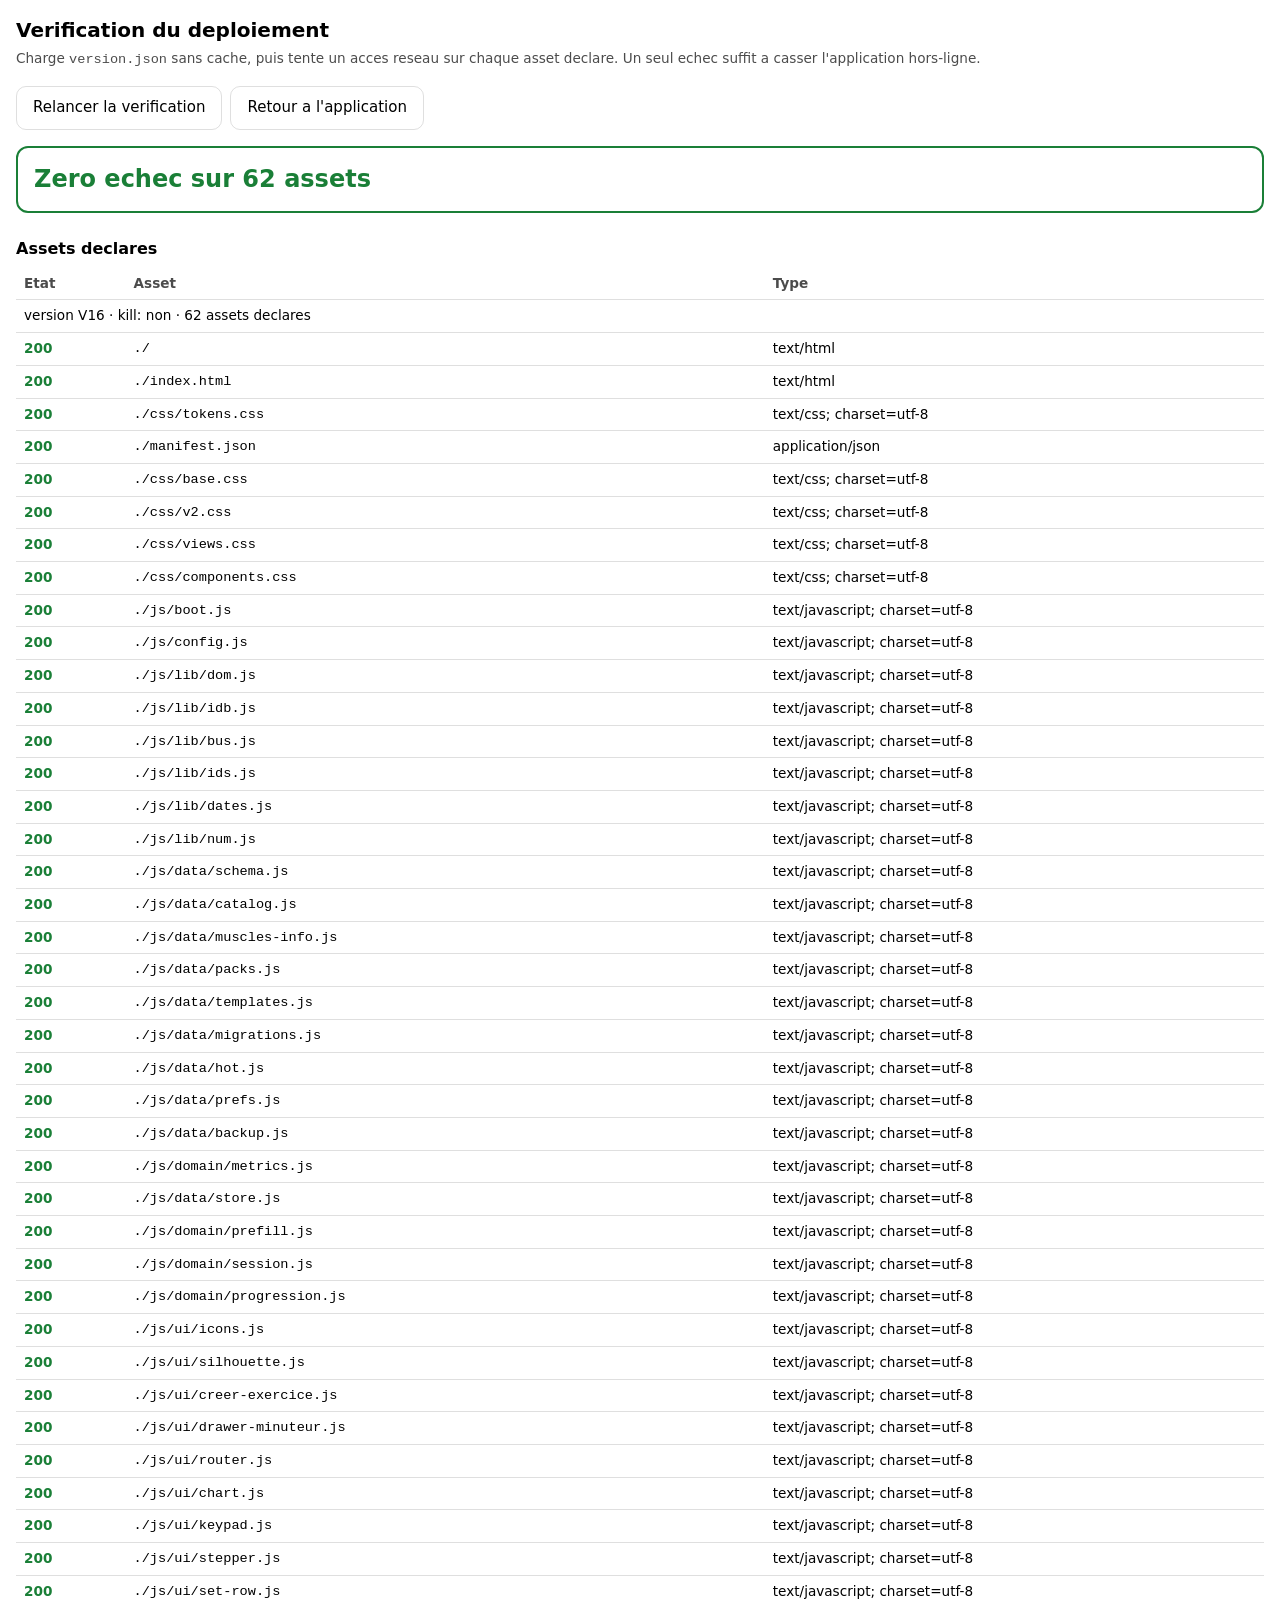
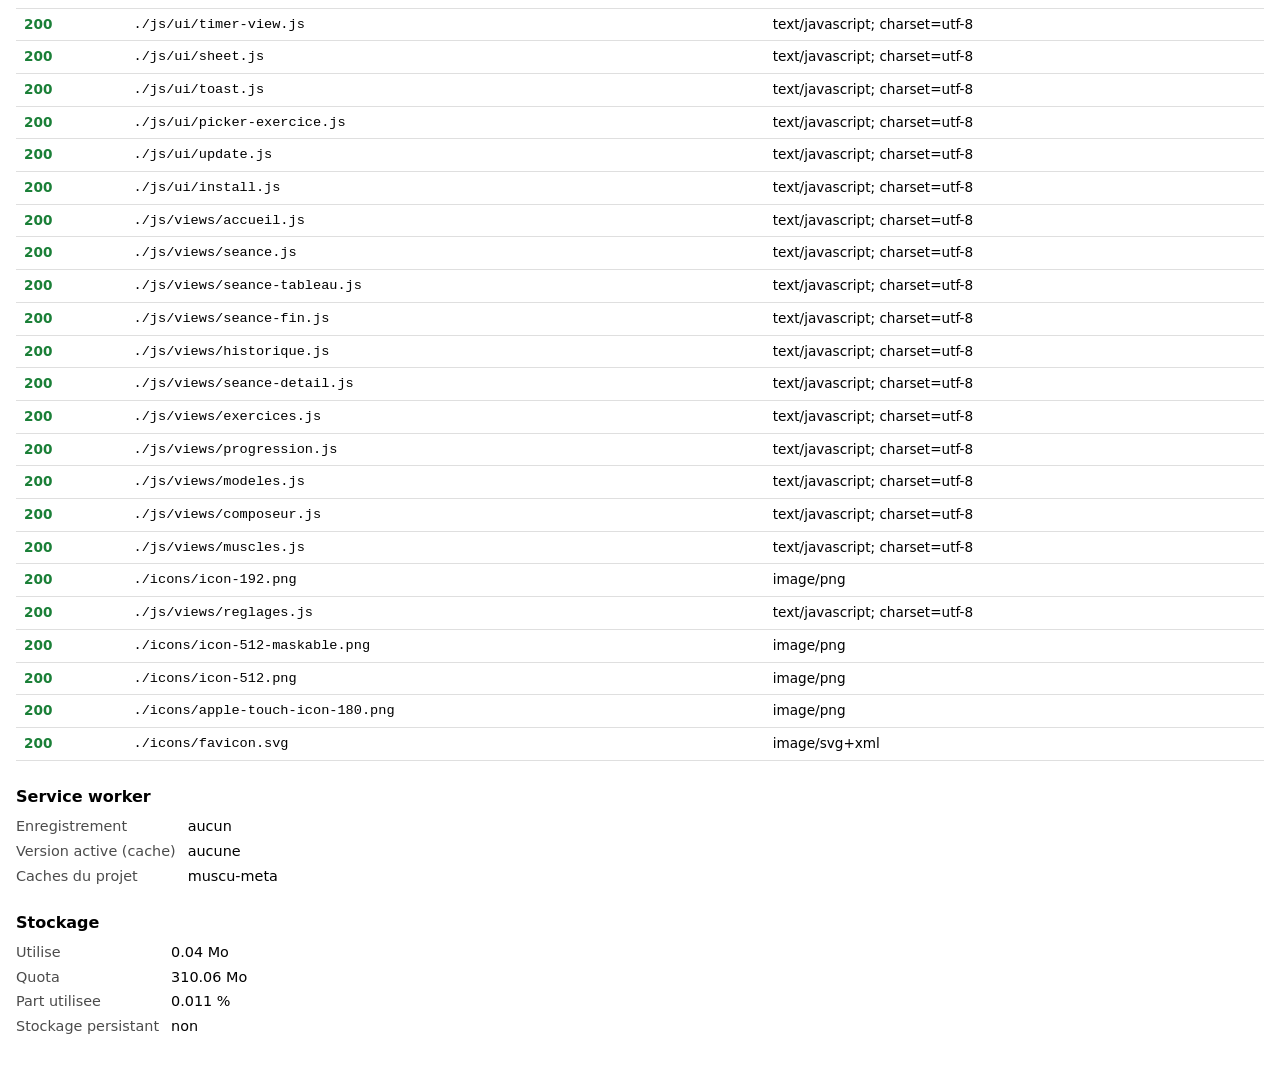
<file: verif.html>
<!DOCTYPE html>
<html lang="fr">
<head>
<meta charset="utf-8">
<meta name="viewport" content="width=device-width,initial-scale=1,viewport-fit=cover">
<title>Verification — Carnet Muscu</title>
<!--
  Page de diagnostic AUTONOME. C'est un outil, pas un ecran de l'application :
  - script inline assume, aucun import de js/ (elle doit rester lisible meme si un module est casse,
    c'est precisement ce qu'elle sert a detecter) ;
  - styles inline, aucun lien vers css/ pour la meme raison ;
  - aucun innerHTML malgre tout : la regle du projet n'a d'exception nulle part.
  Elle n'est volontairement PAS dans version.json : ne pas la precacher garantit qu'elle est
  toujours servie par le reseau, donc toujours a jour.
-->
<style>
  :root { color-scheme: light dark; --ok:#1a7f37; --ko:#c02640; --bord:#8884; }
  body { margin:0; padding:16px calc(16px + env(safe-area-inset-right)) 48px calc(16px + env(safe-area-inset-left));
         font:15px/1.45 system-ui,-apple-system,Segoe UI,Roboto,sans-serif; }
  h1 { font-size:1.25rem; margin:0 0 4px; }
  h2 { font-size:1rem; margin:24px 0 8px; }
  p.sous { margin:0 0 16px; opacity:.7; font-size:.85rem; }
  .bilan { font-size:1.5rem; font-weight:700; padding:14px 16px; border-radius:12px;
           border:2px solid var(--bord); margin:12px 0; }
  .bilan.ok { border-color:var(--ok); color:var(--ok); }
  .bilan.ko { border-color:var(--ko); color:var(--ko); }
  table { border-collapse:collapse; width:100%; font-size:.85rem; }
  th, td { text-align:left; padding:6px 8px; border-bottom:1px solid var(--bord); vertical-align:top; }
  th { font-weight:600; opacity:.7; }
  td.code { white-space:nowrap; font-variant-numeric:tabular-nums; font-weight:700; }
  tr.ok td.code { color:var(--ok); }
  tr.ko td.code { color:var(--ko); }
  tr.ko { background:color-mix(in srgb, var(--ko) 8%, transparent); }
  td.url { word-break:break-all; font-family:ui-monospace,SFMono-Regular,Menlo,monospace; }
  dl { display:grid; grid-template-columns:auto 1fr; gap:4px 12px; margin:0; font-size:.9rem; }
  dt { opacity:.7; }
  dd { margin:0; word-break:break-all; }
  button { font:inherit; padding:10px 16px; border-radius:10px; border:1px solid var(--bord);
           background:transparent; color:inherit; min-height:44px; }
  .barre { display:flex; gap:8px; flex-wrap:wrap; margin:16px 0; }
</style>
</head>
<body>
<h1>Verification du deploiement</h1>
<p class="sous">Charge <code>version.json</code> sans cache, puis tente un acces reseau sur chaque
asset declare. Un seul echec suffit a casser l'application hors-ligne.</p>

<div class="barre">
  <button id="relancer" type="button">Relancer la verification</button>
  <button id="retour" type="button">Retour a l'application</button>
</div>

<div id="bilan" class="bilan">Verification en cours…</div>

<h2>Assets declares</h2>
<table>
  <thead><tr><th>Etat</th><th>Asset</th><th>Type</th></tr></thead>
  <tbody id="lignes"></tbody>
</table>

<h2>Service worker</h2>
<dl id="sw"></dl>

<h2>Stockage</h2>
<dl id="stockage"></dl>

<script>
(function () {
  'use strict';

  var $ = function (id) { return document.getElementById(id); };

  function vider(el) { while (el.firstChild) el.removeChild(el.firstChild); }

  function cellule(texte, classe) {
    var td = document.createElement('td');
    td.textContent = texte;
    if (classe) td.className = classe;
    return td;
  }

  function paire(dl, cle, valeur) {
    var dt = document.createElement('dt');
    dt.textContent = cle;
    var dd = document.createElement('dd');
    dd.textContent = valeur;
    dl.appendChild(dt);
    dl.appendChild(dd);
  }

  function bilan(texte, ok) {
    var el = $('bilan');
    el.textContent = texte;
    el.className = 'bilan ' + (ok === null ? '' : ok ? 'ok' : 'ko');
  }

  // Un fetch reel plutot qu'un HEAD : certains hebergeurs repondent differemment aux deux, et
  // c'est bien le GET que fera le precache du service worker que l'on veut reproduire.
  // {cache:'reload'} contourne le max-age=600 de GitHub Pages, sinon on validerait une version
  // vieille de dix minutes.
  function tester(url) {
    return fetch(new Request(url, { cache: 'reload' })).then(
      function (r) {
        return { url: url, ok: r.ok, code: String(r.status), type: r.headers.get('content-type') || '—' };
      },
      function (e) {
        return { url: url, ok: false, code: 'ERR', type: e && e.message ? e.message : 'echec reseau' };
      }
    );
  }

  // Concurrence bornee : lancer 60 fetch simultanes sur un telephone en 4G fabrique de faux
  // negatifs (timeouts) qui ressembleraient a des 404.
  function enFile(urls, largeur, surResultat) {
    var i = 0;
    function suivant() {
      if (i >= urls.length) return Promise.resolve();
      var url = urls[i++];
      return tester(url).then(function (res) { surResultat(res); return suivant(); });
    }
    var pistes = [];
    for (var k = 0; k < Math.min(largeur, urls.length); k++) pistes.push(suivant());
    return Promise.all(pistes);
  }

  function verifierAssets() {
    var tbody = $('lignes');
    vider(tbody);
    bilan('Verification en cours…', null);

    return fetch('./version.json', { cache: 'no-store' })
      .then(function (r) {
        if (!r.ok) throw new Error('version.json : HTTP ' + r.status);
        return r.json();
      })
      .then(function (manifest) {
        var assets = Array.isArray(manifest.assets) ? manifest.assets : [];
        var entete = document.createElement('tr');
        var td = document.createElement('td');
        td.colSpan = 3;
        td.textContent =
          'version ' + manifest.version + ' · kill: ' + (manifest.kill ? 'OUI' : 'non') +
          ' · ' + assets.length + ' assets declares';
        entete.appendChild(td);
        tbody.appendChild(entete);

        if (!assets.length) {
          bilan('version.json ne declare aucun asset', false);
          return;
        }

        var echecs = 0;
        var faits = 0;
        return enFile(assets, 6, function (res) {
          faits++;
          if (!res.ok) echecs++;
          var tr = document.createElement('tr');
          tr.className = res.ok ? 'ok' : 'ko';
          tr.appendChild(cellule(res.code, 'code'));
          tr.appendChild(cellule(res.url, 'url'));
          tr.appendChild(cellule(res.type));
          tbody.appendChild(tr);
          bilan(echecs + ' echec(s) sur ' + faits + '/' + assets.length, echecs === 0);
        }).then(function () {
          bilan(
            echecs === 0
              ? 'Zero echec sur ' + assets.length + ' assets'
              : echecs + ' ECHEC(S) sur ' + assets.length + ' assets',
            echecs === 0
          );
        });
      })
      .catch(function (e) {
        bilan('Impossible de lire version.json : ' + e.message, false);
      });
  }

  function etatServiceWorker() {
    var dl = $('sw');
    vider(dl);
    if (!('serviceWorker' in navigator)) {
      paire(dl, 'Support', 'absent de ce navigateur');
      return Promise.resolve();
    }
    return navigator.serviceWorker
      .getRegistration('./')
      .then(function (reg) {
        if (!reg) {
          paire(dl, 'Enregistrement', 'aucun');
          return;
        }
        paire(dl, 'Enregistrement', 'present');
        paire(dl, 'Portee', reg.scope);
        paire(dl, 'Installe (installing)', reg.installing ? reg.installing.state : '—');
        paire(dl, 'En attente (waiting)', reg.waiting ? reg.waiting.state : '—');
        paire(dl, 'Actif (active)', reg.active ? reg.active.state : '—');
        paire(dl, 'Page controlee', navigator.serviceWorker.controller ? 'oui' : 'non');
      })
      .then(function () {
        // La version active est lue directement dans le cache META : c'est la meme source que
        // celle du service worker, et elle reste lisible meme si le worker est mort.
        if (!('caches' in window)) return;
        return caches
          .open('muscu-meta')
          .then(function (c) { return c.match('active'); })
          .then(function (r) { return r ? r.text() : null; })
          .then(function (v) { paire(dl, 'Version active (cache)', v || 'aucune'); })
          .then(function () { return caches.keys(); })
          .then(function (noms) {
            var miens = noms.filter(function (n) { return n.indexOf('muscu-') === 0; });
            paire(dl, 'Caches du projet', miens.length ? miens.join(', ') : 'aucun');
          });
      })
      .catch(function (e) { paire(dl, 'Erreur', e.message); });
  }

  function etatStockage() {
    var dl = $('stockage');
    vider(dl);
    if (!navigator.storage || !navigator.storage.estimate) {
      // Safari n'expose ni estimate() ni persist() de maniere fiable : l'absence est une
      // information en soi, pas une erreur.
      paire(dl, 'storage.estimate()', 'non supporte par ce navigateur');
      return Promise.resolve();
    }
    return navigator.storage
      .estimate()
      .then(function (est) {
        var mo = function (o) { return o == null ? '—' : (o / 1048576).toFixed(2) + ' Mo'; };
        paire(dl, 'Utilise', mo(est.usage));
        paire(dl, 'Quota', mo(est.quota));
        if (est.quota) paire(dl, 'Part utilisee', ((est.usage / est.quota) * 100).toFixed(3) + ' %');
        if (navigator.storage.persisted) {
          return navigator.storage.persisted().then(function (p) {
            paire(dl, 'Stockage persistant', p ? 'oui' : 'non');
          });
        }
        paire(dl, 'Stockage persistant', 'non supporte');
      })
      .catch(function (e) { paire(dl, 'Erreur', e.message); });
  }

  function tout() {
    verifierAssets();
    etatServiceWorker();
    etatStockage();
  }

  $('relancer').addEventListener('click', tout);
  $('retour').addEventListener('click', function () { location.href = './'; });
  tout();
})();
</script>
</body>
</html>
</file>
<file: css/tokens.css>
/* tokens.css — l'unique source des valeurs de design.
   Aucune regle de mise en forme ici : uniquement des variables. base.css, components.css et
   views.css ne referencent QUE ces variables, jamais une couleur en dur. C'est ce qui permet la
   bascule de theme sans re-rendu : le moteur de courbes SVG lui-meme lit ces variables via
   currentColor et var(), donc un simple changement d'attribut sur <html> recolore tout. */

/* ─────────────────────────── Theme CLAIR (defaut) ─────────────────────────── */
:root {
  color-scheme: light;

  --fond: #f7f8fa;
  --surface: #ffffff;
  --surface-haute: #eef1f6;
  --texte: #14171c;
  --texte-attenue: #5b6472;

  /* v5 : theme VERT (retour utilisateur — le bleu est abandonne). Vert profond pour le
     contraste du texte blanc, aplats tres doux : l'ensemble doit rester calme. */
  --accent: #15803d;
  --accent-contraste: #ffffff; /* texte pose SUR l'accent */
  --accent-doux: #e3f3e9; /* aplat teinte, pour les etats selectionnes */

  /* v7 : palette CATEGORIQUE des series de courbes, validee (bande de luminance, chroma,
     separation daltonisme, contraste — script du guide dataviz). ⚠ Ne JAMAIS colorer une serie
     avec accent/succes : depuis le theme vert ce sont deux verts indistinguables — bug vecu. */
  --graphique-1: #15803d;
  --graphique-2: #7c3aed;
  --graphique-3: #b45309;
  --graphique-4: #0284c7;

  --succes: #0e7a52;
  --succes-doux: #dcf3e9;
  --alerte: #c62828;
  --alerte-doux: #fbe3e3;

  --bordure: #e3e7ec;
  --bordure-forte: #c9d1da;

  /* Voile d'assombrissement derriere une feuille basse. */
  --voile: rgba(12, 16, 24, 0.45);

  --ombre-1: 0 1px 2px rgba(16, 22, 33, 0.08);
  --ombre-2: 0 4px 14px rgba(16, 22, 33, 0.12);
  --ombre-3: 0 -8px 28px rgba(16, 22, 33, 0.16);
}

/* Preference systeme sombre — desactivee des que l'utilisateur a choisi « clair » a la main.
   Le :not() est ce qui fait gagner le reglage manuel CONTRE la preference systeme sans avoir a
   surencherir en specificite ailleurs. */
@media (prefers-color-scheme: dark) {
  :root:not([data-theme='clair']) {
    color-scheme: dark;

    --fond: #0f1115;
    --surface: #171a21;
    --surface-haute: #1f242d;
    --texte: #eef1f6;
    --texte-attenue: #98a1b0;

    --accent: #4ade80;
    --accent-contraste: #06130b; /* texte SOMBRE sur vert clair : lisible bras tendu en salle */
    --accent-doux: #14301f;

    /* Palette de series du mode sombre : re-validee contre la surface sombre, pas un simple
       eclaircissement de la palette claire. */
    --graphique-1: #16a34a;
    --graphique-2: #8b5cf6;
    --graphique-3: #d97706;
    --graphique-4: #0284c7;

    --succes: #3ddc97;
    --succes-doux: #16302a;
    --alerte: #ff6b6b;
    --alerte-doux: #33191c;

    --bordure: #2a303b;
    --bordure-forte: #3c4552;

    --voile: rgba(0, 0, 0, 0.62);

    --ombre-1: 0 1px 2px rgba(0, 0, 0, 0.5);
    --ombre-2: 0 4px 14px rgba(0, 0, 0, 0.55);
    --ombre-3: 0 -8px 28px rgba(0, 0, 0, 0.6);
  }
}

/* Reglage manuel « sombre » : gagne meme si le systeme est en clair. */
:root[data-theme='sombre'] {
  color-scheme: dark;

  --fond: #0f1115;
  --surface: #171a21;
  --surface-haute: #1f242d;
  --texte: #eef1f6;
  --texte-attenue: #98a1b0;

  --accent: #4ade80;
  --accent-contraste: #06130b;
  --accent-doux: #14301f;

  --graphique-1: #16a34a;
  --graphique-2: #8b5cf6;
  --graphique-3: #d97706;
  --graphique-4: #0284c7;

  --succes: #3ddc97;
  --succes-doux: #16302a;
  --alerte: #ff6b6b;
  --alerte-doux: #33191c;

  --bordure: #2a303b;
  --bordure-forte: #3c4552;

  --voile: rgba(0, 0, 0, 0.62);

  --ombre-1: 0 1px 2px rgba(0, 0, 0, 0.5);
  --ombre-2: 0 4px 14px rgba(0, 0, 0, 0.55);
  --ombre-3: 0 -8px 28px rgba(0, 0, 0, 0.6);
}

/* Reglage manuel « clair » : gagne meme si le systeme est en sombre. Redondant avec le :not()
   ci-dessus, mais ecrit explicitement pour que la regle « le manuel prime » reste vraie meme si
   la requete de media evolue. */
:root[data-theme='clair'] {
  color-scheme: light;

  --fond: #f7f8fa;
  --surface: #ffffff;
  --surface-haute: #eef1f6;
  --texte: #14171c;
  --texte-attenue: #5b6472;

  --accent: #15803d;
  --accent-contraste: #ffffff;
  --accent-doux: #e3f3e9;

  --graphique-1: #15803d;
  --graphique-2: #7c3aed;
  --graphique-3: #b45309;
  --graphique-4: #0284c7;

  --succes: #0e7a52;
  --succes-doux: #dcf3e9;
  --alerte: #c62828;
  --alerte-doux: #fbe3e3;

  --bordure: #e3e7ec;
  --bordure-forte: #c9d1da;

  --voile: rgba(12, 16, 24, 0.45);

  --ombre-1: 0 1px 2px rgba(16, 22, 33, 0.08);
  --ombre-2: 0 4px 14px rgba(16, 22, 33, 0.12);
  --ombre-3: 0 -8px 28px rgba(16, 22, 33, 0.16);
}

/* ─────────────────────────── Valeurs independantes du theme ─────────────────────────── */
:root {
  /* Cibles tactiles. 56 px est le PLANCHER de tout ce qui se tape en seance, pas une moyenne :
     l'application est utilisee d'une seule main, mains moites, telephone parfois pose au sol.
     --cible-mini (44 px) est reserve aux commandes de reglage, jamais a la saisie d'une serie. */
  --cible-tactile: 56px;
  --cible-mini: 44px;
  --cible-geante: 72px; /* bouton primaire de la barre d'action, « Reprendre » de l'accueil */

  /* Espacements. Echelle de 4 : au-dela de 6 crans, plus personne ne choisit juste. */
  --esp-1: 4px;
  --esp-2: 8px;
  --esp-3: 12px;
  --esp-4: 16px;
  --esp-5: 24px;
  --esp-6: 32px;

  --rayon-s: 6px;
  --rayon-m: 10px;
  --rayon-l: 16px;
  --rayon-xl: 22px;
  --rayon-plein: 999px;

  /* Plans nommes. Toute valeur de z-index de l'application vient d'ici : un entier ecrit en dur
     dans un composant est une regression de superposition garantie six mois plus tard.
     Ordre : barre d'action < feuille < pave < bandeau de MAJ < toast.
     Le toast passe au-dessus de tout parce qu'il porte « Annuler » : il doit rester atteignable
     meme quand une feuille vient de s'ouvrir. */
  --z-barre: 30;
  --z-tiroir: 35;        /* tiroir du minuteur : au-dessus de la barre d'action et de la
                            navigation, mais SOUS la feuille et le pave — on doit pouvoir ouvrir
                            le pave numerique depuis le reglage libre du minuteur. */
  --z-panneau: 38;       /* panneau superpose (detail de seance) : au-dessus du tiroir, SOUS la
                            feuille — une confirmation ouverte depuis le panneau passe devant. */
  --z-feuille: 40;
  --z-pave: 50;
  --z-bandeau: 60;
  --z-toast: 70;

  /* Encoches et barres systeme. Centralises ici pour que index.html reste la seule coquille :
     les composants ecrivent calc(... + var(--safe-bas)) sans re-invoquer env(). */
  --safe-haut: env(safe-area-inset-top, 0px);
  --safe-bas: env(safe-area-inset-bottom, 0px);
  --safe-gauche: env(safe-area-inset-left, 0px);
  --safe-droite: env(safe-area-inset-right, 0px);

  /* Hauteurs des zones fixes de la coquille (zone A). Les vues s'en servent pour reserver leur
     marge basse : sans cela, la derniere serie de la liste passe SOUS la barre d'action. */
  --hauteur-entete: 52px;
  /* ⚠ Valeur DEDUITE de la barre reelle, jamais choisie a vue : .barre-action pose --esp-3 en
     haut, un contenu d'au moins --cible-geante, puis --esp-3 en bas, soit 12 + 72 + 12 = 96 px.
     Les 76 px ecrits ici auparavant faisaient passer la derniere serie de la liste, le toast et
     le panneau du minuteur 20 px TROP BAS, donc sous la barre. L'encoche n'est PAS comprise :
     tous les consommateurs ecrivent deja calc(var(--hauteur-barre-action) + var(--safe-bas)). */
  --hauteur-barre-action: calc(var(--cible-geante) + var(--esp-3) * 2);
  --hauteur-nav: 60px;

  --police: system-ui, -apple-system, 'Segoe UI', Roboto, 'Helvetica Neue', Arial, sans-serif;

  /* ⚠ Aucune taille de texte focalisable ne descend sous 16 px : en dessous, iOS zoome
     automatiquement a la mise au point et l'ecran de seance part de travers. */
  --txt-xs: 12px;
  --txt-s: 14px;
  --txt-m: 16px;
  --txt-l: 18px;
  --txt-xl: 22px;
  --txt-xxl: 30px;
  --txt-geant: 44px; /* minuteur de repos : lisible a deux metres, telephone pose au sol */

  --duree-courte: 120ms;
  --duree-moyenne: 240ms;
  --courbe-sortie: cubic-bezier(0.2, 0.8, 0.2, 1);

  --largeur-max: 640px; /* mise en page centree sur tablette, sans jamais casser le 360 px */
}
</file>
<file: css/base.css>
/* base.css — reset oriente tactile.
   Ce fichier ne stylise rien : il neutralise les comportements par defaut des navigateurs mobiles
   qui rendent une application de salle inutilisable (delai de 300 ms, pull-to-refresh, zoom a la
   mise au point, selection de texte parasite sous le pouce). */

*,
*::before,
*::after {
  box-sizing: border-box;
}

html,
body,
h1,
h2,
h3,
h4,
p,
figure,
blockquote,
dl,
dd,
ul,
ol,
li,
fieldset,
legend {
  margin: 0;
  padding: 0;
}

ul,
ol {
  list-style: none;
}

html {
  /* ⚠ 100dvh et JAMAIS 100vh : sur mobile, vh est calcule barre d'URL RETRACTEE. Avec 100vh, le
     bas de la barre d'action de seance passe sous la barre d'URL des l'ouverture, donc le bouton
     « Valider la serie » est partiellement inatteignable. */
  height: 100dvh;
  /* ⚠ Empeche le zoom automatique d'iOS a la rotation. Ne bloque PAS le zoom manuel : le
     desactiver serait un defaut d'accessibilite. */
  -webkit-text-size-adjust: 100%;
  text-size-adjust: 100%;
}

body {
  height: 100dvh;
  margin: 0;
  background: var(--fond);
  color: var(--texte);
  font-family: var(--police);
  font-size: var(--txt-m);
  line-height: 1.45;
  /* ⚠ Supprime le pull-to-refresh : en pleine seance, un scroll vers le haut un peu vif dans la
     liste des series rechargeait l'application. Bloque aussi le rebond de chainage vers la page
     hote. */
  overscroll-behavior: none;
  /* ⚠ Le halo gris d'appui d'Android/WebKit apparait avec ~100 ms de retard sur un stepper
     tenu enfonce : il donne l'impression que l'appui long n'a pas ete pris en compte. */
  -webkit-tap-highlight-color: transparent;
  /* La coquille gere son propre defilement, zone par zone. */
  overflow: hidden;
  /* Encoche iOS en HAUT comme en BAS : en mode standalone il n'y a plus de barre de navigateur
     pour absorber l'encoche, et l'en-tete colle de la seance passerait dessous. */
  padding-top: var(--safe-haut);
  padding-bottom: var(--safe-bas);
  padding-left: var(--safe-gauche);
  padding-right: var(--safe-droite);
}

/* ⚠ touch-action: manipulation supprime l'attente du double-tap-to-zoom, soit ~300 ms de delai
   sur CHAQUE validation de serie. Sur une seance de 24 series c'est 7 secondes d'inertie
   ressentie. Pose sur les controles seulement : le contenu defilant garde le zoom par pincement. */
button,
[role='button'],
a,
label,
summary,
input,
select,
textarea,
.stepper-bouton,
.pave-touche,
.nav-onglet {
  touch-action: manipulation;
}

button,
input,
select,
textarea {
  font: inherit;
  color: inherit;
  background: none;
  border: none;
  border-radius: 0;
  /* ⚠ 16 px minimum sur tout ce qui peut recevoir le focus : en dessous, iOS zoome sur le champ
     et ne dezoome jamais tout seul. Vaut aussi pour les <select> de reglages. */
  font-size: max(var(--txt-m), 1rem);
}

button {
  cursor: pointer;
  -webkit-appearance: none;
  appearance: none;
}

button:disabled {
  cursor: default;
  opacity: 0.45;
}

a {
  color: var(--accent);
  text-decoration: none;
}

/* ⚠ Selection de texte interdite sur les controles : un appui long sur un stepper declenchait la
   loupe de selection iOS et volait le geste d'acceleration. */
button,
[role='button'],
.stepper,
.pave,
.barre-action,
.nav-basse,
.accordeon-entete,
.ligne-serie,
output,
label {
  -webkit-user-select: none;
  user-select: none;
  -webkit-touch-callout: none;
}

/* Reautorise la selection la ou elle a du sens : notes de seance, rapport d'import, textarea de
   secours de l'export (3e canal), messages d'erreur a recopier. */
.note,
.notes,
.texte-selectionnable,
textarea,
pre,
code,
.rapport-import,
.ecran-secours-message {
  -webkit-user-select: text;
  user-select: text;
  -webkit-touch-callout: default;
}

/* ⚠ Chiffres a chasse fixe PARTOUT ou un nombre change en place : sans cela le minuteur fait
   trembler la barre d'action a chaque seconde (le « 1 » est plus etroit que le « 8 »), et la
   colonne de charges du tableau de progression danse au defilement. */
output,
time,
.nombre,
.minuteur,
.stepper-valeur,
.pave-affichage,
.courbe-etiquette,
table,
th,
td {
  font-variant-numeric: tabular-nums;
  font-feature-settings: 'tnum' 1;
}

h1,
h2,
h3,
h4 {
  font-size: inherit;
  font-weight: 600;
  line-height: 1.25;
}

img,
svg {
  display: block;
  max-width: 100%;
}

table {
  border-collapse: collapse;
  width: 100%;
}

hr {
  border: none;
  border-top: 1px solid var(--bordure);
  margin: var(--esp-4) 0;
}

/* Focus visible au clavier uniquement : un contour permanent au doigt parasite la lecture. */
:focus {
  outline: none;
}

:focus-visible {
  outline: 3px solid var(--accent);
  outline-offset: 2px;
}

/* Masquage accessible : lu par les lecteurs d'ecran, invisible a l'oeil. Sert aux libelles des
   boutons a icone de la barre d'action. */
.hors-ecran {
  position: absolute;
  width: 1px;
  height: 1px;
  margin: -1px;
  padding: 0;
  overflow: hidden;
  clip: rect(0 0 0 0);
  clip-path: inset(50%);
  white-space: nowrap;
  border: 0;
}

/* ⚠ Lien d'evitement : hors champ tant qu'il n'a pas le focus, et JAMAIS `display: none` ni
   `visibility: hidden` — un lien ainsi masque n'est plus focalisable, donc le raccourci clavier
   qui saute la navigation n'existerait plus du tout. Au focus il revient DANS l'ecran, sous
   l'encoche haute, et par-dessus tout le reste. */
.lien-evitement {
  position: fixed;
  top: var(--safe-haut);
  left: var(--esp-3);
  z-index: var(--z-toast);
  transform: translateY(-200%);
  padding: var(--esp-2) var(--esp-4);
  min-height: var(--cible-mini);
  display: inline-flex;
  align-items: center;
  border-radius: var(--rayon-m);
  background: var(--surface);
  border: 1px solid var(--accent);
  color: var(--accent);
  font-weight: 600;
  transition: transform var(--duree-courte) var(--courbe-sortie);
}

.lien-evitement:focus-visible,
.lien-evitement:focus {
  transform: translateY(0);
}

/* Sans JavaScript il n'y a ni coquille ni vue : le message est le SEUL contenu de la page, donc
   il se pose lui-meme au centre plutot que de compter sur une mise en page absente. */
.message-noscript {
  margin: var(--esp-6) auto;
  max-width: var(--largeur-max);
  padding: var(--esp-4);
  border: 1px solid var(--bordure);
  border-radius: var(--rayon-m);
  background: var(--surface);
  text-align: center;
}

[hidden] {
  display: none !important;
}

/* Zones defilantes : inertie iOS conservee, chainage du defilement coupe pour qu'un scroll en
   butee dans une feuille ne fasse pas bouger la page derriere. */
.defilable {
  overflow-y: auto;
  -webkit-overflow-scrolling: touch;
  overscroll-behavior: contain;
}

/* ⚠ Respect de « animations reduites ». Les transitions de feuille et le balayage de la courbe
   sont du confort ; le mouvement declenche des nausees chez une partie des utilisateurs et
   l'application reste integralement fonctionnelle sans. */
@media (prefers-reduced-motion: reduce) {
  *,
  *::before,
  *::after {
    animation-duration: 0.01ms !important;
    animation-iteration-count: 1 !important;
    transition-duration: 0.01ms !important;
    scroll-behavior: auto !important;
  }
}
</file>
<file: css/components.css>
/* components.css — les fragments reutilisables.
   Convention : un composant = un bloc de classes en francais, kebab-case, sans BEM. Les ETATS
   passent par un attribut `data-*` et non par une classe supplementaire, parce que les fragments
   vivants (ligne de serie, stepper, minuteur) sont mutes par setAttribute cible et jamais
   reconstruits : `el.dataset.etat = 'faite'` est une mutation d'un seul attribut, la ou un
   classList.remove/add en enchaine trois. */

/* ═════════════════════════════ Boutons ═════════════════════════════ */

.bouton {
  display: inline-flex;
  align-items: center;
  justify-content: center;
  gap: var(--esp-2);
  min-height: var(--cible-tactile);
  padding: 0 var(--esp-4);
  border-radius: var(--rayon-m);
  background: var(--surface-haute);
  color: var(--texte);
  font-size: var(--txt-m);
  font-weight: 600;
  border: 1px solid var(--bordure);
  transition: background var(--duree-courte) linear, transform var(--duree-courte) linear;
}

/* Retour tactile immediat : sur mobile il n'y a pas de :hover, l'etat actif EST le seul retour
   visuel entre l'appui et l'effet. */
.bouton:active {
  transform: scale(0.98);
  background: var(--bordure);
}

.bouton-primaire {
  background: var(--accent);
  color: var(--accent-contraste);
  border-color: transparent;
}

.bouton-primaire:active {
  background: var(--accent);
  filter: brightness(0.92);
}

.bouton-danger {
  color: var(--alerte);
  border-color: var(--alerte);
  background: var(--alerte-doux);
}

.bouton-fantome {
  background: transparent;
  border-color: transparent;
  color: var(--texte-attenue);
  font-weight: 500;
}

.bouton-geant {
  min-height: var(--cible-geante);
  width: 100%;
  font-size: var(--txt-xl);
}

/* Bouton a icone seule : reste carre et au gabarit tactile. */
.bouton-icone {
  min-width: var(--cible-tactile);
  padding: 0;
}

.bouton-large {
  width: 100%;
}

/* ═════════════════════════════ Stepper ═════════════════════════════ */
/* [ − ] [ valeur ] [ + ] — l'outil de saisie par defaut. Les deux boutons font 56 px et la zone
   de valeur est TAPABLE (elle ouvre le pave numerique) : c'est un troisieme controle, pas un
   affichage. */

.stepper {
  display: grid;
  grid-template-columns: var(--cible-tactile) 1fr var(--cible-tactile);
  align-items: stretch;
  min-height: var(--cible-tactile);
  border: 1px solid var(--bordure);
  border-radius: var(--rayon-m);
  background: var(--surface);
  overflow: hidden;
}

.stepper-bouton {
  display: flex;
  align-items: center;
  justify-content: center;
  width: var(--cible-tactile);
  min-height: var(--cible-tactile);
  font-size: var(--txt-xl);
  font-weight: 700;
  color: var(--texte);
  background: var(--surface-haute);
}

.stepper-bouton:active {
  background: var(--accent-doux);
  color: var(--accent);
}

.stepper-bouton:disabled {
  color: var(--texte-attenue);
}

/* Zone de valeur : tapable, donc traitee comme un bouton (gabarit, retour actif), mais rendue en
   <output> puisque l'application n'a AUCUN <input> en seance. */
.stepper-valeur {
  display: flex;
  align-items: baseline;
  justify-content: center;
  gap: 2px;
  padding: 0 var(--esp-2);
  font-size: var(--txt-xl);
  font-weight: 700;
  background: transparent;
  color: var(--texte);
}

.stepper-valeur:active {
  background: var(--accent-doux);
}

.stepper-unite {
  font-size: var(--txt-s);
  font-weight: 500;
  color: var(--texte-attenue);
}

/* Pastille « Ouvrir le pave » : apparait quand l'appui long a atteint son plafond de +/- 10 pas.
   Au-dela, continuer a incrementer est plus lent que taper le nombre. */
.stepper-astuce {
  display: block;
  margin-top: var(--esp-1);
  padding: var(--esp-1) var(--esp-3);
  border-radius: var(--rayon-plein);
  background: var(--accent-doux);
  color: var(--accent);
  font-size: var(--txt-s);
  font-weight: 600;
  text-align: center;
}

.stepper-astuce[hidden] {
  display: none;
}

/* Le stepper signale son incrementation par un flash de la valeur, pas par une animation de
   position : le doigt est POSE dessus pendant l'acceleration. */
.stepper[data-actif='oui'] .stepper-valeur {
  color: var(--accent);
}

/* ═════════════════════════════ Ligne de serie ═════════════════════════════ */
/* Quatre etats exclusifs portes par data-etat : a-faire | en-edition | faite | non-faite.
   ⚠ Tap = edition, appui long = suppression. Aucun bouton « modifier » : il volerait 44 px de
   large sur chacune des 24 lignes d'une seance. */

.ligne-serie {
  display: grid;
  grid-template-columns: 28px 1fr auto;
  align-items: center;
  gap: var(--esp-3);
  min-height: var(--cible-tactile);
  padding: var(--esp-2) var(--esp-3);
  border-radius: var(--rayon-m);
  border: 1px solid transparent;
  background: transparent;
  width: 100%;
  text-align: left;
  transition: background var(--duree-courte) linear;
}

.ligne-serie-numero {
  color: var(--texte-attenue);
  font-size: var(--txt-s);
  font-weight: 600;
  text-align: center;
}

.ligne-serie-valeurs {
  display: flex;
  align-items: center;
  flex-wrap: wrap;
  gap: var(--esp-2);
  font-size: var(--txt-l);
  font-weight: 600;
}

.ligne-serie-annexe {
  display: flex;
  align-items: center;
  gap: var(--esp-2);
  font-size: var(--txt-s);
  color: var(--texte-attenue);
}

/* Etat 1 — a faire : la ligne en attente, discrete mais lisible. */
.ligne-serie[data-etat='a-faire'] {
  background: var(--surface);
  border-color: var(--bordure);
}

/* Etat 2 — en edition : la ligne courante, celle qui porte les steppers. Elle s'ouvre en colonne
   parce qu'un stepper de 56 px ne cohabite pas avec une grille de 3 colonnes sur 360 px. */
.ligne-serie[data-etat='en-edition'] {
  display: block;
  background: var(--surface);
  border-color: var(--accent);
  box-shadow: var(--ombre-1);
  padding: var(--esp-3);
}

.ligne-serie[data-etat='en-edition'] .ligne-serie-valeurs {
  display: grid;
  grid-template-columns: 1fr 1fr;
  gap: var(--esp-2);
  margin-top: var(--esp-2);
}

/* Un seul champ de saisie (modes 'poids-du-corps' et 'temps') : il prend toute la largeur. */
.ligne-serie[data-etat='en-edition'] .ligne-serie-valeurs > *:only-child {
  grid-column: 1 / -1;
}

/* Etat 3 — faite : figee. Le vert n'est pas decoratif, c'est le seul repere de progression quand
   on releve les yeux entre deux series. */
.ligne-serie[data-etat='faite'] {
  background: var(--succes-doux);
}

.ligne-serie[data-etat='faite'] .ligne-serie-numero {
  color: var(--succes);
}

/* Etat 4 — non faite : conservee a l'ecran et dans les donnees, EXCLUE de tout agregat. Barree
   plutot que supprimee : « je n'ai pas fait ma 4e serie » est une information d'entrainement. */
.ligne-serie[data-etat='non-faite'] {
  background: transparent;
  border-color: var(--bordure);
  color: var(--texte-attenue);
}

.ligne-serie[data-etat='non-faite'] .ligne-serie-valeurs {
  text-decoration: line-through;
  font-weight: 500;
}

/* Serie d'echauffement : distinguee sans etre devalorisee (elle compte pour l'utilisateur, pas
   pour les statistiques). */
.ligne-serie-etiquette {
  padding: 2px var(--esp-2);
  border-radius: var(--rayon-plein);
  background: var(--surface-haute);
  color: var(--texte-attenue);
  font-size: var(--txt-xs);
  font-weight: 600;
  text-transform: uppercase;
  letter-spacing: 0.04em;
}

/* Serie ratee (« rackee avant la fin ») : liseree, jamais masquee. */
.ligne-serie[data-echec='oui'] {
  box-shadow: inset 3px 0 0 0 var(--alerte);
}

/* Appui long en cours : retour visuel AVANT le declenchement de la suppression, sinon le geste
   parait ne rien faire pendant 500 ms. */
.ligne-serie[data-appui='long'] {
  background: var(--alerte-doux);
}

/* Actions sous le bloc de saisie : « + Serie » et « Non faite ». */
.ligne-serie-actions {
  display: flex;
  gap: var(--esp-2);
  padding: var(--esp-2) var(--esp-3) var(--esp-3);
}

.ligne-serie-actions .bouton {
  flex: 1;
  min-height: var(--cible-mini);
  font-size: var(--txt-s);
}

/* Rappel « Derniere fois » : NON editable, c'est le coeur de la valeur de l'application. */
.rappel-precedent {
  padding: var(--esp-2) var(--esp-3);
  border-left: 3px solid var(--accent);
  background: var(--surface-haute);
  border-radius: 0 var(--rayon-s) var(--rayon-s) 0;
  font-size: var(--txt-s);
  color: var(--texte-attenue);
}

.rappel-precedent-valeurs {
  color: var(--texte);
  font-weight: 600;
}

/* ═════════════════════════════ Barre d'action basse ═════════════════════════════ */
/* Deux zones FIXES, jamais quatre roles : le minuteur a gauche (toujours present, gris quand
   inactif), le bouton primaire a droite (jamais remplace, jamais deplace). C'est ce qui rend le
   geste de validation automatique au bout de trois series. */

.barre-action {
  position: fixed;
  left: 0;
  right: 0;
  bottom: 0;
  z-index: var(--z-barre);
  display: grid;
  grid-template-columns: 88px 1fr;
  gap: var(--esp-3);
  align-items: stretch;
  padding: var(--esp-3);
  /* L'encoche basse s'ajoute au padding : sur iPhone, un padding fixe laisse le bouton sous la
     barre d'accueil, qui intercepte le geste. */
  padding-bottom: calc(var(--esp-3) + var(--safe-bas));
  background: var(--surface);
  border-top: 1px solid var(--bordure);
  box-shadow: var(--ombre-3);
}

.barre-action-minuteur {
  display: flex;
  flex-direction: column;
  align-items: center;
  justify-content: center;
  min-width: 88px;
  min-height: var(--cible-geante);
  border-radius: var(--rayon-m);
  background: var(--surface-haute);
  color: var(--texte-attenue);
  border: 1px solid var(--bordure);
}

.barre-action-minuteur[data-etat='actif'] {
  color: var(--texte);
  border-color: var(--accent);
}

/* Repos termine : bordure d'ecran coloree + minuteur en alerte. Le visuel est le SEUL canal
   fiable sur les deux plateformes (iOS suspend l'audio en arriere-plan, ne vibre jamais). */
.barre-action-minuteur[data-etat='fini'] {
  color: var(--succes);
  border-color: var(--succes);
  background: var(--succes-doux);
}

.minuteur {
  font-size: var(--txt-xl);
  font-weight: 700;
  line-height: 1.1;
}

.minuteur-mention {
  font-size: var(--txt-xs);
  color: inherit;
}

/* Bascule demarrer/arreter, dans les 88 px de la zone. Volontairement plus petite que le gabarit
   tactile : elle partage la zone avec la valeur, et la cible pleine taille est ailleurs (le
   panneau du minuteur). Une bascule geante ici mangerait la place du bouton primaire. */
.minuteur-bascule {
  display: flex;
  align-items: center;
  justify-content: center;
  min-width: var(--cible-mini);
  min-height: var(--esp-6);
  border-radius: var(--rayon-s);
  color: inherit;
  font-size: var(--txt-s);
  line-height: 1;
}

.barre-action-primaire {
  min-height: var(--cible-geante);
  font-size: var(--txt-xl);
  font-weight: 700;
  text-transform: uppercase;
  letter-spacing: 0.02em;
}

/* Liseré de fin de repos pose sur la coquille entiere. Pas d'animation clignotante : elle est
   inutilisable pour les personnes photosensibles et le mouvement est reduit sur demande. */
.coquille[data-repos='fini']::after {
  content: '';
  position: fixed;
  inset: 0;
  pointer-events: none;
  border: 4px solid var(--succes);
  z-index: var(--z-barre);
}

/* ═════════════════════════════ Feuille basse ═════════════════════════════ */
/* Une feuille est un PARAMETRE de la route courante, jamais une route : #/seance n'est donc
   jamais demonte par une saisie. Le conteneur vit dans index.html (zone A) et n'est jamais
   reconstruit ; seul son contenu et son attribut data-ouvert changent. */

.feuille-conteneur {
  position: fixed;
  inset: 0;
  z-index: var(--z-feuille);
  display: flex;
  align-items: flex-end;
  /* visibility (et non display) : la transition de fermeture doit pouvoir se jouer. */
  visibility: hidden;
  pointer-events: none;
}

.feuille-conteneur[data-ouvert='oui'] {
  visibility: visible;
  pointer-events: auto;
}

.feuille-voile {
  position: absolute;
  inset: 0;
  background: var(--voile);
  opacity: 0;
  transition: opacity var(--duree-moyenne) var(--courbe-sortie);
}

.feuille-conteneur[data-ouvert='oui'] .feuille-voile {
  opacity: 1;
}

.feuille {
  position: relative;
  width: 100%;
  max-width: var(--largeur-max);
  margin: 0 auto;
  max-height: 88dvh;
  display: flex;
  flex-direction: column;
  background: var(--surface);
  border-radius: var(--rayon-xl) var(--rayon-xl) 0 0;
  box-shadow: var(--ombre-3);
  transform: translateY(100%);
  transition: transform var(--duree-moyenne) var(--courbe-sortie);
  padding-bottom: var(--safe-bas);
}

.feuille-conteneur[data-ouvert='oui'] .feuille {
  transform: translateY(0);
}

/* Poignee : indique que la feuille se ferme par le bas sans ajouter de texte. */
.feuille-poignee {
  width: 40px;
  height: 4px;
  margin: var(--esp-2) auto 0;
  border-radius: var(--rayon-plein);
  background: var(--bordure-forte);
}

.feuille-entete {
  display: flex;
  align-items: center;
  gap: var(--esp-2);
  padding: var(--esp-3) var(--esp-4);
  border-bottom: 1px solid var(--bordure);
}

.feuille-titre {
  flex: 1;
  font-size: var(--txt-l);
  font-weight: 700;
}

.feuille-corps {
  padding: var(--esp-4);
  overflow-y: auto;
  overscroll-behavior: contain;
  -webkit-overflow-scrolling: touch;
}

.feuille-actions {
  display: flex;
  gap: var(--esp-3);
  padding: var(--esp-3) var(--esp-4) var(--esp-4);
  border-top: 1px solid var(--bordure);
}

.feuille-actions .bouton {
  flex: 1;
}

/* Barre de recherche du selecteur d'exercice. Ici un <input> est legitime : on saisit du TEXTE,
   pas un nombre, et le clavier systeme est le bon outil. */
.champ-recherche {
  width: 100%;
  min-height: var(--cible-tactile);
  padding: 0 var(--esp-3);
  border: 1px solid var(--bordure);
  border-radius: var(--rayon-m);
  background: var(--surface-haute);
  font-size: max(var(--txt-m), 1rem);
}

/* ═════════════════════════════ Pave numerique ═════════════════════════════ */
/* Remplace le clavier systeme : supprime d'un coup le zoom iOS, le conflit virgule/point et le
   champ masque par le clavier. `champs` est un TABLEAU : reps -> Suivant -> charge -> OK, en une
   seule feuille et sans re-rendu. */

.pave {
  z-index: var(--z-pave);
}

/* Hotes de la zone A (#conteneur-pave, #zone-toast). Ce sont de purs points d'ancrage : le pave
   et le toast qu'on y injecte se positionnent EUX-MEMES en position fixe. L'hote ne doit donc
   creer aucune boite qui prendrait de la hauteur en fin de document. La regle existe pour que
   ces deux classes d'index.html soient reellement definies, et pour qu'aucune feuille de style
   ulterieure ne leur ajoute une marge par inadvertance. */
.pave-hote,
.zone-toast {
  margin: 0;
  padding: 0;
}

.pave-champs {
  display: flex;
  gap: var(--esp-2);
  margin-bottom: var(--esp-3);
}

.pave-champ {
  flex: 1;
  padding: var(--esp-2) var(--esp-3);
  border: 1px solid var(--bordure);
  border-radius: var(--rayon-m);
  background: var(--surface-haute);
  text-align: center;
}

/* Champ en cours de saisie dans l'enchainement. */
.pave-champ[data-actif='oui'] {
  border-color: var(--accent);
  background: var(--accent-doux);
}

.pave-champ-label {
  display: block;
  font-size: var(--txt-xs);
  color: var(--texte-attenue);
  text-transform: uppercase;
  letter-spacing: 0.04em;
}

.pave-affichage {
  font-size: var(--txt-xxl);
  font-weight: 700;
  line-height: 1.2;
}

.pave-touches {
  display: grid;
  grid-template-columns: repeat(3, 1fr);
  gap: var(--esp-2);
}

.pave-touche {
  display: flex;
  align-items: center;
  justify-content: center;
  /* Plus haut que la cible minimale : le pave est utilise a une main, pouce en extension. */
  min-height: 64px;
  border-radius: var(--rayon-m);
  background: var(--surface-haute);
  border: 1px solid var(--bordure);
  font-size: var(--txt-xl);
  font-weight: 600;
}

.pave-touche:active {
  background: var(--accent-doux);
  color: var(--accent);
}

.pave-touche[data-role='effacer'] {
  color: var(--alerte);
}

.pave-touche[data-role='valider'] {
  background: var(--accent);
  color: var(--accent-contraste);
  border-color: transparent;
  grid-column: 1 / -1;
}

/* ═════════════════════════════ Toast ═════════════════════════════ */
/* 10 secondes, et non 3 : entre deux series le telephone repart en poche. « Annuler » doit
   encore etre la au retour. */

.toast {
  position: fixed;
  left: var(--esp-3);
  right: var(--esp-3);
  /* Au-DESSUS de la barre d'action : un toast qui recouvre « Valider la serie » transforme un
     appui de validation en annulation. */
  bottom: calc(var(--hauteur-barre-action) + var(--safe-bas) + var(--esp-3));
  z-index: var(--z-toast);
  display: flex;
  align-items: center;
  gap: var(--esp-3);
  max-width: var(--largeur-max);
  margin: 0 auto;
  padding: var(--esp-3) var(--esp-3) var(--esp-3) var(--esp-4);
  border-radius: var(--rayon-m);
  background: var(--surface-haute);
  border: 1px solid var(--bordure-forte);
  box-shadow: var(--ombre-2);
  transform: translateY(8px);
  opacity: 0;
  visibility: hidden;
  transition: opacity var(--duree-courte) linear, transform var(--duree-courte) var(--courbe-sortie);
}

.toast[data-ouvert='oui'] {
  opacity: 1;
  visibility: visible;
  transform: translateY(0);
}

/* Sur les ecrans sans barre d'action (accueil, historique, reglages), le toast se cale au-dessus
   de la navigation basse. */
.toast[data-ancrage='nav'] {
  bottom: calc(var(--hauteur-nav) + var(--safe-bas) + var(--esp-3));
}

.toast-texte {
  flex: 1;
  font-size: var(--txt-m);
}

.toast-annuler {
  min-height: var(--cible-mini);
  padding: 0 var(--esp-3);
  border-radius: var(--rayon-s);
  color: var(--accent);
  font-weight: 700;
  text-transform: uppercase;
  font-size: var(--txt-s);
}

/* ═════════════════════════════ Bandeau de mise a jour ═════════════════════════════ */
/* ⚠ Jamais affiche tant qu'une seance est active : la proposition est mise en file jusqu'a la
   cloture. Aucun rechargement automatique, en aucune circonstance. */

.bandeau-maj {
  position: fixed;
  top: var(--safe-haut);
  left: 0;
  right: 0;
  z-index: var(--z-bandeau);
  display: flex;
  align-items: center;
  gap: var(--esp-3);
  padding: var(--esp-3) var(--esp-4);
  background: var(--accent-doux);
  color: var(--texte);
  border-bottom: 1px solid var(--accent);
  transform: translateY(-100%);
  visibility: hidden;
  transition: transform var(--duree-moyenne) var(--courbe-sortie);
}

.bandeau-maj[data-ouvert='oui'] {
  transform: translateY(0);
  visibility: visible;
}

/* Le bandeau est en position fixe et RECOUVRAIT l'en-tete : le titre de l'ecran et le bouton
   retour passaient dessous. La coquille lui reserve donc sa hauteur tant qu'il est ouvert.
   La reservation est portee par la coquille et non par le body : c'est elle qui fait 100dvh,
   et lui ajouter une marge interieure la ferait deborder. */
body:has(.bandeau-maj[data-ouvert='oui']) .coquille {
  padding-top: 3.5rem;
}

.bandeau-texte {
  flex: 1;
  font-size: var(--txt-s);
}

.bandeau-actions {
  display: flex;
  gap: var(--esp-2);
}

.bandeau-actions .bouton {
  min-height: var(--cible-mini);
  padding: 0 var(--esp-3);
  font-size: var(--txt-s);
}

/* Bandeau d'installation : NON bloquant, refermable, jamais modal. */
.bandeau-installation {
  display: flex;
  align-items: center;
  gap: var(--esp-3);
  padding: var(--esp-3);
  border: 1px solid var(--bordure);
  border-radius: var(--rayon-m);
  background: var(--surface);
}

/* ═════════════════════════════ Accordeon d'exercice ═════════════════════════════ */
/* Un seul volet ouvert a la fois. Les volets replies affichent une progression FIABLE (n/cibles),
   ce qui permet de savoir ou on en est sans deplier. */

.accordeon-exercice {
  border-bottom: 1px solid var(--bordure);
  background: var(--surface);
}

.accordeon-exercice:first-child {
  border-top: 1px solid var(--bordure);
}

.accordeon-entete {
  display: grid;
  grid-template-columns: 20px 1fr auto;
  align-items: center;
  gap: var(--esp-3);
  width: 100%;
  min-height: var(--cible-tactile);
  padding: var(--esp-2) var(--esp-3);
  text-align: left;
  background: transparent;
}

.accordeon-chevron {
  color: var(--texte-attenue);
  transition: transform var(--duree-courte) linear;
}

.accordeon-entete[aria-expanded='true'] .accordeon-chevron {
  transform: rotate(90deg);
  color: var(--accent);
}

.accordeon-titre {
  font-size: var(--txt-m);
  font-weight: 600;
}

.accordeon-entete[aria-expanded='true'] .accordeon-titre {
  font-size: var(--txt-l);
  text-transform: uppercase;
  letter-spacing: 0.02em;
}

.accordeon-compteur {
  font-size: var(--txt-s);
  font-weight: 700;
  color: var(--texte-attenue);
}

.accordeon-exercice[data-termine='oui'] .accordeon-compteur {
  color: var(--succes);
}

.accordeon-resume {
  font-size: var(--txt-s);
  color: var(--texte-attenue);
}

.accordeon-corps {
  display: flex;
  flex-direction: column;
  gap: var(--esp-2);
  padding: 0 var(--esp-2) var(--esp-3);
}

/* ⚠ Le volet replie est retire du flux avec [hidden] et non par une hauteur animee : une
   transition de hauteur sur une liste de 8 exercices fait tressauter le defilement au moment
   precis de l'avance automatique. */
.accordeon-corps[hidden] {
  display: none;
}

/* ═════════════════════════════ Carte de modele ═════════════════════════════ */

.carte-modele {
  display: flex;
  flex-direction: column;
  align-items: flex-start;
  gap: var(--esp-1);
  width: 100%;
  min-height: var(--cible-geante);
  padding: var(--esp-3) var(--esp-4);
  border-radius: var(--rayon-m);
  border: 1px solid var(--bordure);
  background: var(--surface);
  text-align: left;
  box-shadow: var(--ombre-1);
}

.carte-modele:active {
  background: var(--surface-haute);
}

.carte-modele-nom {
  font-size: var(--txt-l);
  font-weight: 700;
}

.carte-modele-detail {
  font-size: var(--txt-s);
  color: var(--texte-attenue);
}

.carte-modele[data-dernier='oui'] {
  border-color: var(--accent);
}

/* Carte generique reutilisee par l'accueil, la fin de seance et les reglages. */
.carte {
  padding: var(--esp-4);
  border-radius: var(--rayon-m);
  border: 1px solid var(--bordure);
  background: var(--surface);
}

.carte-titre {
  font-size: var(--txt-s);
  font-weight: 700;
  text-transform: uppercase;
  letter-spacing: 0.04em;
  color: var(--texte-attenue);
  margin-bottom: var(--esp-2);
}

/* ═════════════════════════════ Courbe SVG ═════════════════════════════ */
/* Le moteur (ui/chart.js) ne pose AUCUNE couleur : il pose des classes, et tout est resolu ici.
   C'est ce qui rend la bascule de theme gratuite, sans re-rendu de la courbe. */

.courbe {
  position: relative;
  width: 100%;
  background: var(--surface);
  border: 1px solid var(--bordure);
  border-radius: var(--rayon-m);
  padding: var(--esp-2);
  /* currentColor sert de couleur de trace par defaut a tous les descendants SVG. */
  color: var(--accent);
}

.courbe-svg {
  width: 100%;
  height: auto;
  overflow: visible;
}

.courbe-grille {
  stroke: var(--bordure);
  stroke-width: 1;
  /* ⚠ Les graduations Y sont DANS le graphe : une colonne d'axe volerait 40 px sur 360, soit
     11 % de la largeur utile. */
  shape-rendering: crispEdges;
}

.courbe-trace {
  fill: none;
  stroke: currentColor;
  stroke-width: 2;
  stroke-linejoin: round;
  stroke-linecap: round;
}

.courbe-aire {
  fill: currentColor;
  opacity: 0.08;
  stroke: none;
}

/* ⚠ Points TOUJOURS visibles : la ligne seule ment sur la densite reelle des seances. */
.courbe-point {
  fill: currentColor;
  stroke: var(--surface);
  stroke-width: 1.5;
}

/* Point non fiable (machine sans profil, poids de corps manquant) : contour creux. On modelise
   l'incertitude au lieu de produire un chiffre faux avec assurance. */
.courbe-point[data-fiable='non'] {
  fill: var(--surface);
  stroke: currentColor;
  stroke-width: 2;
}

.courbe-point[data-selectionne='oui'] {
  stroke: var(--texte);
  stroke-width: 2.5;
}

.courbe-etiquette {
  fill: var(--texte-attenue);
  font-size: 11px;
  /* ⚠ Jamais d'etiquette X inclinee : illisible a 360 px, et le format 12/03 tient droit. */
}

.courbe-etiquette-y {
  fill: var(--texte-attenue);
  font-size: 11px;
}

/* Bulle de lecture au tap sur un point. */
.courbe-bulle {
  position: absolute;
  z-index: 1;
  padding: var(--esp-2) var(--esp-3);
  border-radius: var(--rayon-s);
  background: var(--surface-haute);
  border: 1px solid var(--bordure-forte);
  box-shadow: var(--ombre-2);
  font-size: var(--txt-s);
  color: var(--texte);
  pointer-events: none;
  white-space: nowrap;
}

/* Liseré « Tendance indisponible » (2-3 points) et repli « 1RM estime indisponible ». C'est la
   situation NORMALE des trois premieres semaines, celle ou l'application est jugee. */
.courbe-avis {
  margin-top: var(--esp-2);
  padding: var(--esp-2) var(--esp-3);
  border-left: 3px solid var(--bordure-forte);
  background: var(--surface-haute);
  font-size: var(--txt-s);
  color: var(--texte-attenue);
}

/* Cas « 1 point » : grande carte chiffree, pas une courbe a un seul pixel. */
.courbe-valeur-unique {
  display: flex;
  flex-direction: column;
  align-items: center;
  gap: var(--esp-1);
  padding: var(--esp-5) var(--esp-4);
}

.courbe-valeur-unique-nombre {
  font-size: var(--txt-geant);
  font-weight: 700;
  font-variant-numeric: tabular-nums;
}

/* ═════════════════════════════ Badge de record ═════════════════════════════ */

.badge-record {
  display: inline-flex;
  align-items: center;
  gap: var(--esp-1);
  padding: 2px var(--esp-2);
  border-radius: var(--rayon-plein);
  background: var(--succes-doux);
  color: var(--succes);
  border: 1px solid var(--succes);
  font-size: var(--txt-xs);
  font-weight: 700;
  text-transform: uppercase;
  letter-spacing: 0.04em;
}

/* Pastille generique : categorie d'exercice, sortie cardio dans l'historique, plage de courbe. */
.pastille {
  display: inline-flex;
  align-items: center;
  gap: var(--esp-1);
  padding: 2px var(--esp-2);
  border-radius: var(--rayon-plein);
  background: var(--surface-haute);
  color: var(--texte-attenue);
  font-size: var(--txt-xs);
  font-weight: 600;
}

.pastille[data-ton='accent'] {
  background: var(--accent-doux);
  color: var(--accent);
}

.pastille[data-ton='alerte'] {
  background: var(--alerte-doux);
  color: var(--alerte);
}

/* Selecteur segmente : plages 3 mois / 1 an / Tout, ressenti 1-5, onglets Muscu/Cardio. */
.segments {
  display: flex;
  gap: var(--esp-1);
  padding: var(--esp-1);
  border-radius: var(--rayon-m);
  background: var(--surface-haute);
}

.segment {
  flex: 1;
  min-height: var(--cible-mini);
  border-radius: var(--rayon-s);
  color: var(--texte-attenue);
  font-size: var(--txt-s);
  font-weight: 600;
}

.segment[aria-selected='true'] {
  background: var(--surface);
  color: var(--texte);
  box-shadow: var(--ombre-1);
}

/* ═════════════════════════════ Etat vide ═════════════════════════════ */
/* Toujours porteur d'une action : un etat vide sans issue est un ecran d'erreur deguise. */

.etat-vide {
  display: flex;
  flex-direction: column;
  align-items: center;
  gap: var(--esp-3);
  padding: var(--esp-6) var(--esp-4);
  text-align: center;
  color: var(--texte-attenue);
}

.etat-vide-titre {
  font-size: var(--txt-l);
  font-weight: 700;
  color: var(--texte);
}

.etat-vide-texte {
  font-size: var(--txt-m);
  max-width: 34ch;
}

/* ═════════════════════════════ Ecran de secours ═════════════════════════════ */
/* Affiche quand la chaine d'amorcage echoue (IDB mort, navigation privee, base corrompue).
   ⚠ Il ne depend d'AUCUNE variable de theme au-dela des tokens : il doit s'afficher meme si le
   reste de l'application n'a jamais demarre. Jamais d'ecran blanc. */

/* ⚠ Il COUVRE l'ecran. Pose au fil du document, il se retrouverait sous la barre d'action fixe,
   donc invisible exactement au moment ou il est indispensable. Le fond est OPAQUE : laisser
   entrevoir la coquille en dessous laisserait croire que l'application fonctionne et qu'une
   simple alerte s'y superpose. Le z-index depasse tous les plans nommes : rien, pas meme un
   toast, ne doit passer devant un ecran de panne. */
.ecran-secours {
  position: fixed;
  inset: 0;
  z-index: calc(var(--z-toast) + 10);
  overflow-y: auto;
  -webkit-overflow-scrolling: touch;
  overscroll-behavior: contain;
  background: var(--fond);
  color: var(--texte);
  padding: calc(var(--safe-haut) + var(--esp-5)) var(--esp-4) calc(var(--safe-bas) + var(--esp-5));
}

.ecran-secours-boite {
  display: flex;
  flex-direction: column;
  gap: var(--esp-4);
  max-width: var(--largeur-max);
  margin: 0 auto;
}

.ecran-secours-titre {
  font-size: var(--txt-xl);
  font-weight: 700;
}

/* Phrase de reassurance, en corps de texte normal. Elle passe AVANT le detail technique : la
   premiere chose a savoir est que les donnees sont intactes. */
.ecran-secours-texte {
  font-size: var(--txt-m);
}

/* Detail technique brut (le <pre> de l'ecran de secours). `margin: 0` parce que <pre> porte une
   marge par defaut que le reset de base.css ne neutralise pas, et qu'elle s'ajouterait au gap
   de la colonne. */
.ecran-secours-message {
  margin: 0;
  padding: var(--esp-3);
  border-radius: var(--rayon-m);
  border: 1px solid var(--bordure);
  background: var(--surface-haute);
  font-size: var(--txt-s);
  font-family: ui-monospace, SFMono-Regular, Menlo, Consolas, monospace;
  white-space: pre-wrap;
  word-break: break-word;
  max-height: 40dvh;
  overflow-y: auto;
}

.ecran-secours-actions {
  display: flex;
  flex-direction: column;
  gap: var(--esp-3);
}

/* Zone de recuperation par copier-coller : 3e canal de l'export, toujours visible en dernier
   recours quand ni le partage ni le telechargement ne sont disponibles. */
.zone-texte-export {
  width: 100%;
  min-height: 160px;
  padding: var(--esp-3);
  border: 1px solid var(--bordure);
  border-radius: var(--rayon-m);
  background: var(--surface-haute);
  font-family: ui-monospace, SFMono-Regular, Menlo, Consolas, monospace;
  font-size: max(var(--txt-s), 1rem);
  resize: vertical;
}

/* ═════════════════════════════ Listes et lignes ═════════════════════════════ */

.liste {
  display: flex;
  flex-direction: column;
}

.ligne-liste {
  display: grid;
  grid-template-columns: 1fr auto;
  align-items: center;
  gap: var(--esp-3);
  width: 100%;
  min-height: var(--cible-tactile);
  padding: var(--esp-2) var(--esp-4);
  border-bottom: 1px solid var(--bordure);
  background: var(--surface);
  text-align: left;
}

.ligne-liste:active {
  background: var(--surface-haute);
}

.ligne-liste-principal {
  font-size: var(--txt-m);
  font-weight: 600;
}

.ligne-liste-secondaire {
  font-size: var(--txt-s);
  color: var(--texte-attenue);
}

/* Ligne « Version » (Reglages -> Application) : le numero, et une pastille SEULEMENT quand une
   mise a jour attend. Rien a signaler = rien d'affiche.
   ⚠ La pastille ne se distingue pas par la TEINTE mais par la forme : --succes et --accent sont
   deux verts indistinguables depuis le theme vert de la v5 (piege deja paye sur les courbes).
   ⚠ Son texte est en --texte, PAS en --accent : mesure faite, --accent sur --accent-doux donne
   4,36:1 en theme clair, sous le seuil de 4,5 pour du 14 px (gras a 700 ne suffit pas a passer en
   « grand texte », qui commence a 18,66 px). L'aplat teinte porte l'identite d'accent ; le texte,
   lui, doit se lire. */
.valeur-version {
  display: inline-flex;
  align-items: center;
  gap: var(--esp-2);
  justify-content: flex-end;
  font-variant-numeric: tabular-nums;
}

.ligne-liste-secondaire[data-etat='en-retard'] {
  padding: 2px var(--esp-2);
  border-radius: var(--rayon-plein);
  background: var(--accent-doux);
  color: var(--texte);
  font-weight: 700;
  white-space: nowrap;
}

.ligne-liste[data-archive='oui'] .ligne-liste-principal {
  color: var(--texte-attenue);
  font-style: italic;
}

/* Interrupteur de reglage : la zone tapable est la LIGNE entiere, pas le seul curseur de 40 px. */
.ligne-reglage {
  display: grid;
  grid-template-columns: 1fr auto;
  align-items: center;
  gap: var(--esp-3);
  min-height: var(--cible-tactile);
  padding: var(--esp-2) var(--esp-4);
  border-bottom: 1px solid var(--bordure);
}

.ligne-reglage-aide {
  font-size: var(--txt-s);
  color: var(--texte-attenue);
}

/* ══════════════════════════════════════════════════════════════════════════════════════════
   CLASSES POSEES PAR LE JAVASCRIPT — ajoutees apres croisement automatise code <-> CSS.
   Une revue a montre que le vocabulaire n'avait ete aligne que dans index.html : ces elements
   etaient construits par le JS et rendus SANS AUCUN STYLE, en silence. Un croisement des
   `class:` du JS avec les selecteurs de css/ est desormais une assertion de tests.html.
   ══════════════════════════════════════════════════════════════════════════════════════════ */

/* ── Utilitaire de texte secondaire ─────────────────────────────────────────────────────── */
.texte-attenue {
  color: var(--texte-attenue);
  font-size: var(--txt-s);
}

/* ── Ecran de seance : accordeon d'exercices ────────────────────────────────────────────── */
.blocs-exercices {
  display: flex;
  flex-direction: column;
  gap: var(--esp-2);
}
.zone-lignes {
  display: flex;
  flex-direction: column;
  gap: var(--esp-1);
}

/* ── Ligne de serie : resume fige, champ unitaire, valeur derivee ───────────────────────── */
.ligne-serie-resume {
  font-size: var(--txt-m);
  font-variant-numeric: tabular-nums;   /* les chiffres ne sautent pas d'une ligne a l'autre */
  color: var(--texte);
}
.ligne-serie-champ {
  display: flex;
  flex-direction: column;
  gap: var(--esp-1);
  min-width: 0;                          /* sans quoi un flex enfant refuse de retrecir */
}
/* Allure et vitesse cardio : TOUJOURS derivees, jamais saisies. Le style dit « lecture seule ». */
.ligne-serie-derive {
  font-size: var(--txt-s);
  color: var(--texte-attenue);
  font-variant-numeric: tabular-nums;
}

/* ── Pave numerique : unite affichee a cote du champ ────────────────────────────────────── */
.pave-champ-unite {
  font-size: var(--txt-s);
  color: var(--texte-attenue);
  margin-left: var(--esp-1);
}

/* ── Minuteur : rangee de commandes du panneau ──────────────────────────────────────────── */
.minuteur-actions {
  display: flex;
  gap: var(--esp-2);
  justify-content: center;
  align-items: center;
}

/* ── Selecteur d'exercice en feuille ────────────────────────────────────────────────────── */
.picker-exercice {
  display: flex;
  flex-direction: column;
  gap: var(--esp-2);
  min-height: 0;                         /* laisse la liste interne defiler */
}

/* ── Recours texte de l'export : dernier filet quand partage et telechargement echouent ─── */
.export-recours-intro {
  font-size: var(--txt-s);
  color: var(--texte-attenue);
  margin-bottom: var(--esp-2);
}
.export-recours-etat {
  font-size: var(--txt-s);
  color: var(--succes);
  margin-top: var(--esp-2);
  min-height: 1.4em;                     /* reserve la place : le texte apparait sans decaler */
}

/* ═════════════════════════════ Icones ═════════════════════════════ */
/* Le dessin vient de js/ui/icons.js ; ces regles ne decident que de la PLACE qu'il occupe.
   Aucune couleur n'est imposee ici : chaque icone trace en stroke='currentColor', donc elle
   herite de la couleur de son contexte et reste juste en theme clair comme en theme sombre. */

.icone {
  /* La taille passe par une propriete personnalisee, posee en ligne par icone({ taille }).
     Les classes de taille ci-dessous n'ont donc qu'a la redefinir : une seule declaration
     width/height existe dans tout le fichier, et aucune n'a besoin de !important. */
  --icone-taille: 24px;
  inline-size: var(--icone-taille);
  block-size: var(--icone-taille);
  display: inline-block;

  /* ⚠ Sans flex-shrink:0, une icone placee dans une ligne flex serree (puce d'exercice, ligne de
     serie avec un nom long) est ecrasee AVANT le texte : le navigateur considere un SVG comme
     compressible. Elle devient alors un trait vertical illisible. */
  flex-shrink: 0;

  /* Aligne le centre optique du dessin sur la ligne de base du texte voisin. La valeur suit la
     grille du viewBox : le contenu utile occupe 24 unites centrees, il faut donc redescendre
     d'un peu moins d'un sixieme de cadratin pour que l'icone ne « flotte » pas au-dessus du mot. */
  vertical-align: -0.15em;
}

/* Une icone dans un bouton ou un lien ne doit jamais intercepter le clic a la place de son
   parent : la cible tactile est le bouton, pas le dessin. */
.bouton .icone {
  pointer-events: none;
}

/* ── Tailles ────────────────────────────────────────────────────────────────────────────── */
/* Palier serre volontairement : 16 pour une annotation, 20 pour une ligne de texte, 24 par
   defaut, 32 pour un bouton d'action, 48 et 64 pour les grandes tuiles de packs. */
.icone-xs { --icone-taille: 16px; }
.icone-s  { --icone-taille: 20px; }
.icone-m  { --icone-taille: 24px; }
.icone-l  { --icone-taille: 32px; }
.icone-xl { --icone-taille: 48px; }
.icone-xxl { --icone-taille: 64px; }

/* ── Teintes ────────────────────────────────────────────────────────────────────────────── */
/* Uniquement des redefinitions de `color` : c'est currentColor qui fait le travail dans le SVG. */
.icone-attenuee { color: var(--texte-attenue); }
.icone-accent   { color: var(--accent); }
.icone-succes   { color: var(--succes); }
.icone-alerte   { color: var(--alerte); }

/* ── Pastille : l'icone posee sur un fond rond, pour les tuiles de packs ────────────────── */
.icone-pastille {
  display: inline-flex;
  align-items: center;
  justify-content: center;
  border-radius: var(--rayon-plein);
  background: var(--surface-haute);
  padding: var(--esp-3);
  flex-shrink: 0;
}
</file>
<file: css/views.css>
/* views.css — mise en page de la coquille et de chaque ecran.
   Regle de decoupage : tout ce qui est reutilise par deux ecrans vit dans components.css ; ici on
   ne trouve que du placement. Une vue construit son DOM UNE FOIS au montage, donc ces regles ne
   sont evaluees qu'a l'entree sur l'ecran. */

/* ═════════════════════════════ Coquille (zone A) ═════════════════════════════ */
/* Ecrite en dur dans index.html et JAMAIS reconstruite : le JS n'y mute que du textContent, des
   classes et des attributs. */

/* ⚠ Cet element EXISTE dans index.html et doit y rester : deux comportements en dependent —
   le masquage de la navigation basse pendant une seance et le lisere de fin de repos, tous deux
   pilotes par un data-* pose sur .coquille par views/seance.js et ui/timer-view.js. */
.coquille {
  display: flex;
  flex-direction: column;
  /* 100% et non 100dvh : <body> mesure deja 100dvh MOINS les encoches (il les porte en padding).
     Un second 100dvh ici depasserait de la hauteur des encoches et pousserait la navigation
     basse sous le bord de l'ecran sur iPhone. */
  height: 100%;
  overflow: hidden;
}

.entete {
  display: grid;
  grid-template-columns: var(--cible-mini) 1fr var(--cible-mini);
  align-items: center;
  gap: var(--esp-2);
  min-height: var(--hauteur-entete);
  padding: 0 var(--esp-2);
  background: var(--surface);
  border-bottom: 1px solid var(--bordure);
  /* L'en-tete est un frere de <main>, pas un element colle a l'interieur : c'est ce qui garantit
     qu'il reste visible quel que soit le defilement de la vue, sans position: sticky ni les
     artefacts de repeinte qui vont avec sur WebKit. */
  flex: 0 0 auto;
}

/* Colonne centrale de l'en-tete. La placer EXPLICITEMENT est necessaire : les deux boutons sont
   `hidden` sur la plupart des ecrans, et sans cette regle le placement automatique ferait tomber
   le titre dans la premiere colonne, large de 44 px seulement.
   `min-width: 0` est ce qui autorise l'ellipse du titre : sans lui, la piste 1fr s'elargit a la
   taille du texte et un nom de modele long deborde de l'en-tete. */
.entete-textes {
  grid-column: 2;
  min-width: 0;
  text-align: center;
}

.entete-titre {
  font-size: var(--txt-l);
  font-weight: 700;
  text-align: center;
  overflow: hidden;
  text-overflow: ellipsis;
  white-space: nowrap;
}

.entete-sous-titre {
  display: block;
  font-size: var(--txt-xs);
  font-weight: 500;
  color: var(--texte-attenue);
}

.entete-bouton {
  display: flex;
  align-items: center;
  justify-content: center;
  min-width: var(--cible-mini);
  min-height: var(--cible-mini);
  border-radius: var(--rayon-s);
  color: var(--texte);
  font-size: var(--txt-l);
}

/* <main> : l'unique zone montee/demontee par le routeur (zone B). */
.vue-conteneur {
  flex: 1 1 auto;
  overflow-y: auto;
  overscroll-behavior: contain;
  -webkit-overflow-scrolling: touch;
}

/* Chaque vue pose sa propre respiration ; la marge basse est calculee par ecran plus bas, en
   fonction de ce qui est fixe au-dessus d'elle (nav basse ou barre d'action). */
.vue {
  display: flex;
  flex-direction: column;
  gap: var(--esp-4);
  max-width: var(--largeur-max);
  margin: 0 auto;
  padding: var(--esp-4) var(--esp-3);
}

.section-titre {
  font-size: var(--txt-s);
  font-weight: 700;
  text-transform: uppercase;
  letter-spacing: 0.04em;
  color: var(--texte-attenue);
}

/* ═════════════════════════════ Navigation basse ═════════════════════════════ */
/* 4 onglets. Elle est en BAS et non en haut : le pouce d'une main tenant un telephone de 6,5"
   n'atteint pas le tiers superieur de l'ecran. */

.nav-basse {
  flex: 0 0 auto;
  display: grid;
  grid-template-columns: repeat(4, 1fr);
  min-height: var(--hauteur-nav);
  background: var(--surface);
  border-top: 1px solid var(--bordure);
  padding-bottom: var(--safe-bas);
}

.nav-onglet {
  display: flex;
  flex-direction: column;
  align-items: center;
  justify-content: center;
  gap: 2px;
  min-height: var(--hauteur-nav);
  color: var(--texte-attenue);
  font-size: var(--txt-xs);
  font-weight: 600;
}

.nav-onglet-icone {
  font-size: var(--txt-l);
  line-height: 1;
}

/* Libelle de l'onglet : une seule ligne, quoi qu'il arrive. « Progression » sur un quart de
   360 px passerait sur deux lignes et ferait grandir la barre sous le pouce. */
.nav-onglet-nom {
  max-width: 100%;
  overflow: hidden;
  text-overflow: ellipsis;
  white-space: nowrap;
  line-height: 1.1;
}

/* Les deux selecteurs disent la meme chose : le routeur pose aria-current ET la classe
   `est-actif` sur l'onglet courant. */
.nav-onglet[aria-current='page'],
.nav-onglet.est-actif {
  color: var(--accent);
}

/* ⚠ La navigation basse est MASQUEE pendant une seance : la barre d'action y prend sa place, et
   deux barres empilees en bas coutent 130 px de liste de series sur un ecran de 640 px. */
.coquille[data-seance='active'] .nav-basse {
  display: none;
}

/* ═════════════════════════════ Accueil ═════════════════════════════ */

.vue-accueil .reprendre {
  display: flex;
  flex-direction: column;
  align-items: stretch;
  gap: var(--esp-2);
  padding: var(--esp-4);
  border-radius: var(--rayon-l);
  border: 1px solid var(--accent);
  background: var(--accent-doux);
}

.vue-accueil .reprendre-mention {
  font-size: var(--txt-s);
  color: var(--texte-attenue);
}

/* Les 6 modeles livres, en colonne : une grille a deux colonnes coupe les noms longs
   (« Haut du corps — poussee ») et fait tomber la cible sous 56 px de large utile. */
.vue-accueil .liste-modeles {
  display: flex;
  flex-direction: column;
  gap: var(--esp-2);
}

.vue-accueil .demarrages-libres {
  display: grid;
  grid-template-columns: 1fr 1fr;
  gap: var(--esp-2);
}

.vue-accueil .resume-semaine {
  display: grid;
  grid-template-columns: repeat(3, 1fr);
  gap: var(--esp-2);
  text-align: center;
}

/* Chaque case du resume empile son chiffre et son libelle. Sans cette regle, les deux <span>
   restent en ligne : « 0 kg » et « TONNAGE » se suivent puis se coupent au milieu, et le mot
   « kg » se retrouve seul sur la ligne suivante. */
.vue-accueil .resume-semaine > * {
  display: flex;
  flex-direction: column;
  align-items: center;
  gap: 2px;
  min-width: 0;
}

.chiffre-cle {
  font-size: var(--txt-xl);
  font-weight: 700;
  font-variant-numeric: tabular-nums;
  line-height: 1.1;
  white-space: nowrap;          /* « 0 kg » est une seule valeur : jamais coupee en deux */
}

.chiffre-cle-libelle {
  font-size: var(--txt-xs);
  color: var(--texte-attenue);
  text-transform: uppercase;
  letter-spacing: 0.03em;
  line-height: 1.2;
}

/* Rappel d'export au-dela de 30 jours : informatif, jamais modal — il ne doit pas s'interposer
   entre l'utilisateur et le lancement de sa seance. */
.vue-accueil .rappel-export {
  border-color: var(--alerte);
  background: var(--alerte-doux);
}

/* ═════════════════════════════ Seance ═════════════════════════════ */

.vue-seance {
  /* Pas de gap : les accordeons sont colles bord a bord et separes par leurs propres filets. */
  gap: 0;
  padding: 0;
  /* ⚠ Reserve la place de la barre d'action FIXE. Sans cette marge, la derniere serie de la
     derniere ligne est definitivement inatteignable — et c'est exactement celle qu'on saisit. */
  padding-bottom: calc(var(--hauteur-barre-action) + var(--safe-bas) + var(--esp-5));
}

/* En-tete de seance : « Push · 18:42 · Exercice 3/6 ». Repond a « ou j'en suis » sans defiler. */
.seance-etat {
  display: flex;
  align-items: center;
  justify-content: center;
  gap: var(--esp-2);
  font-size: var(--txt-xs);
  color: var(--texte-attenue);
}

.vue-seance .ajouter-exercice {
  margin: var(--esp-4) var(--esp-3);
}

/* La feuille d'ajout est un parametre de la route : rien ici ne doit ressembler a une
   navigation, sous peine de suggerer une perte de contexte a l'utilisateur. */
.vue-seance .exercice-reporte .accordeon-titre {
  color: var(--texte-attenue);
}

/* Ligne cardio en seance : allure calculee affichee sous les steppers, non editable. */
.allure-calculee {
  display: flex;
  align-items: baseline;
  gap: var(--esp-2);
  padding: var(--esp-2) var(--esp-3);
  font-size: var(--txt-s);
  color: var(--texte-attenue);
}

.allure-calculee-valeur {
  font-size: var(--txt-l);
  font-weight: 700;
  color: var(--texte);
  font-variant-numeric: tabular-nums;
}

/* ═════════════════════════════ Fin de seance ═════════════════════════════ */

.vue-seance-fin .bilan {
  display: grid;
  grid-template-columns: repeat(2, 1fr);
  gap: var(--esp-3);
  text-align: center;
}

.vue-seance-fin .records-du-jour {
  display: flex;
  flex-direction: column;
  gap: var(--esp-2);
}

.vue-seance-fin .ressenti {
  display: grid;
  grid-template-columns: repeat(5, 1fr);
  gap: var(--esp-2);
}

.vue-seance-fin .ressenti .bouton {
  min-height: var(--cible-tactile);
  padding: 0;
  font-size: var(--txt-l);
}

.vue-seance-fin .ressenti .bouton[aria-pressed='true'] {
  background: var(--accent);
  color: var(--accent-contraste);
  border-color: transparent;
}

.zone-notes {
  width: 100%;
  min-height: 96px;
  padding: var(--esp-3);
  border: 1px solid var(--bordure);
  border-radius: var(--rayon-m);
  background: var(--surface);
  font-size: max(var(--txt-m), 1rem);
  resize: vertical;
}

/* ═════════════════════════════ Historique ═════════════════════════════ */

.vue-historique {
  gap: var(--esp-5);
  padding-left: 0;
  padding-right: 0;
}

/* En-tete de mois : colle en haut de la zone defilante, pour garder le repere temporel pendant
   un defilement long (trois ans de seances). */
.historique-mois {
  position: sticky;
  top: 0;
  z-index: 1;
  padding: var(--esp-2) var(--esp-4);
  background: var(--fond);
  font-size: var(--txt-s);
  font-weight: 700;
  text-transform: uppercase;
  letter-spacing: 0.04em;
  color: var(--texte-attenue);
}

.historique-ligne {
  display: grid;
  grid-template-columns: 52px 1fr auto;
  align-items: center;
  gap: var(--esp-3);
  width: 100%;
  min-height: var(--cible-tactile);
  padding: var(--esp-2) var(--esp-4);
  border-bottom: 1px solid var(--bordure);
  background: var(--surface);
  text-align: left;
}

.historique-jour {
  text-align: center;
  font-variant-numeric: tabular-nums;
}

.historique-jour-nombre {
  display: block;
  font-size: var(--txt-l);
  font-weight: 700;
}

.historique-jour-mois {
  display: block;
  font-size: var(--txt-xs);
  color: var(--texte-attenue);
}

.historique-resume {
  font-size: var(--txt-s);
  color: var(--texte-attenue);
}

/* ═════════════════════════════ Detail de seance ═════════════════════════════ */

.vue-seance-detail .entete-seance {
  display: flex;
  flex-wrap: wrap;
  gap: var(--esp-3);
}

/* Le detail affiche le modeleSnapshot TEL QU'IL ETAIT ce jour-la : la mention le rappelle, sinon
   l'ecart avec le modele actuel passe pour un bug. */
.vue-seance-detail .mention-snapshot {
  font-size: var(--txt-xs);
  color: var(--texte-attenue);
  font-style: italic;
}

.vue-seance-detail .entree {
  display: flex;
  flex-direction: column;
  gap: var(--esp-1);
  padding: var(--esp-3) 0;
  border-bottom: 1px solid var(--bordure);
}

.vue-seance-detail .entree-nom {
  font-size: var(--txt-m);
  font-weight: 700;
}

/* ═════════════════════════════ Progression ═════════════════════════════ */

.vue-progression .selecteur-exercice {
  display: grid;
  grid-template-columns: 1fr auto;
  align-items: center;
  gap: var(--esp-3);
  width: 100%;
  min-height: var(--cible-tactile);
  padding: 0 var(--esp-4);
  border: 1px solid var(--bordure);
  border-radius: var(--rayon-m);
  background: var(--surface);
  text-align: left;
  font-weight: 600;
}

/* Metriques disponibles : issues de MODES[mode].metriques, jamais d'une liste en dur ici. Le
   defilement horizontal est assume — 4 metriques ne tiennent pas de front sur 360 px. */
.vue-progression .metriques {
  display: flex;
  gap: var(--esp-2);
  overflow-x: auto;
  overscroll-behavior-x: contain;
  padding-bottom: var(--esp-1);
  scrollbar-width: none;
}

.vue-progression .metriques::-webkit-scrollbar {
  display: none;
}

.vue-progression .metriques .segment {
  flex: 0 0 auto;
  padding: 0 var(--esp-3);
  white-space: nowrap;
}

/* Le tableau des 20 dernieres seances — celui qui est REELLEMENT consulte, la courbe ne donnant
   que la tendance — n'est plus un <table> depuis la v14 : c'est le CARNET, qui reprend la grille
   du tableau de saisie (v2.css, sections 8 bis et 23). Les regles .tableau-chrono qui vivaient
   ici ont donc ete retirees : plus aucun code ne posait ces classes. */

/* ═════════════════════════════ Exercices ═════════════════════════════ */

.vue-exercices {
  gap: var(--esp-3);
  padding-left: 0;
  padding-right: 0;
}

.vue-exercices .barre-recherche {
  padding: 0 var(--esp-3);
}

.vue-exercices .filtres-categorie {
  display: flex;
  gap: var(--esp-2);
  overflow-x: auto;
  padding: 0 var(--esp-3) var(--esp-1);
  scrollbar-width: none;
}

.vue-exercices .filtres-categorie::-webkit-scrollbar {
  display: none;
}

.vue-exercices .filtres-categorie .segment {
  flex: 0 0 auto;
  padding: 0 var(--esp-3);
  white-space: nowrap;
  background: var(--surface-haute);
}

/* Fiche d'exercice : une definition par ligne, libelle attenue a gauche. */
.fiche-exercice {
  display: grid;
  grid-template-columns: 40% 1fr;
  gap: var(--esp-2) var(--esp-3);
  padding: 0 var(--esp-4);
  font-size: var(--txt-m);
}

.fiche-exercice dt {
  color: var(--texte-attenue);
  font-size: var(--txt-s);
}

.fiche-exercice dd {
  margin: 0;
  font-weight: 600;
}

/* Une transition de mode refusee explique POURQUOI et propose de creer un nouvel exercice : un
   refus sec laisserait croire a un bug. */
.avertissement {
  margin: var(--esp-3) var(--esp-4);
  padding: var(--esp-3);
  border-radius: var(--rayon-m);
  border: 1px solid var(--alerte);
  background: var(--alerte-doux);
  font-size: var(--txt-s);
}

/* ═════════════════════════════ Modeles ═════════════════════════════ */

.vue-modeles .items-modele {
  display: flex;
  flex-direction: column;
}

.vue-modeles .item-modele {
  display: grid;
  grid-template-columns: var(--cible-mini) 1fr var(--cible-mini);
  align-items: center;
  gap: var(--esp-2);
  min-height: var(--cible-tactile);
  padding: var(--esp-2) var(--esp-3);
  border-bottom: 1px solid var(--bordure);
  background: var(--surface);
}

/* Poignee de reordonnancement : cible dediee de 44 px, sinon le glissement se declenche par
   erreur au moindre defilement de la liste. */
.vue-modeles .poignee-ordre {
  display: flex;
  align-items: center;
  justify-content: center;
  min-width: var(--cible-mini);
  min-height: var(--cible-mini);
  color: var(--texte-attenue);
  cursor: grab;
  touch-action: none;
}

.vue-modeles .item-modele[data-deplace='oui'] {
  opacity: 0.6;
  background: var(--accent-doux);
}

/* ═════════════════════════════ Reglages et aide ═════════════════════════════ */

.vue-reglages {
  gap: var(--esp-5);
  padding-left: 0;
  padding-right: 0;
}

.groupe-reglages {
  display: flex;
  flex-direction: column;
  background: var(--surface);
  border-top: 1px solid var(--bordure);
  border-bottom: 1px solid var(--bordure);
}

.groupe-reglages-titre {
  padding: 0 var(--esp-4) var(--esp-2);
  font-size: var(--txt-s);
  font-weight: 700;
  text-transform: uppercase;
  letter-spacing: 0.04em;
  color: var(--texte-attenue);
}

/* Actions destructrices (« Reinitialiser », « Remplacer a l'import ») isolees en bas et
   visuellement distinctes : elles ne doivent jamais etre atteintes par inadvertance. */
.zone-danger {
  margin: var(--esp-5) var(--esp-3) 0;
  padding: var(--esp-4);
  border: 1px solid var(--alerte);
  border-radius: var(--rayon-m);
}

.rapport-import {
  padding: var(--esp-3);
  border-radius: var(--rayon-m);
  background: var(--surface-haute);
  border: 1px solid var(--bordure);
  font-size: var(--txt-s);
  white-space: pre-wrap;
  word-break: break-word;
}

/* Aide a l'installation : les etapes sont numerotees et illustrees par du texte uniquement — une
   capture d'ecran serait fausse a la version suivante d'iOS. */
.etapes-installation {
  display: flex;
  flex-direction: column;
  gap: var(--esp-4);
  counter-reset: etape;
}

.etape-installation {
  display: grid;
  grid-template-columns: 32px 1fr;
  gap: var(--esp-3);
  align-items: start;
}

.etape-installation::before {
  counter-increment: etape;
  content: counter(etape);
  display: flex;
  align-items: center;
  justify-content: center;
  width: 32px;
  height: 32px;
  border-radius: var(--rayon-plein);
  background: var(--accent);
  color: var(--accent-contraste);
  font-weight: 700;
}

/* ═════════════════════════════ Ecrans larges ═════════════════════════════ */
/* L'application reste mobile d'abord : sur grand ecran on centre et on aere, on ne redispose
   rien en colonnes. Une mise en page de bureau divergente serait une seconde interface a
   maintenir pour un usage qui n'existe pas. */

@media (min-width: 700px) {
  .barre-action,
  .toast {
    max-width: var(--largeur-max);
    left: 50%;
    right: auto;
    transform: translateX(-50%);
  }

  .toast[data-ouvert='oui'] {
    transform: translateX(-50%);
  }
}

/* ══════════════════════════════════════════════════════════════════════════════════════════
   CLASSES D'ECRAN POSEES PAR LE JAVASCRIPT — ajoutees apres croisement automatise.
   ══════════════════════════════════════════════════════════════════════════════════════════ */

/* ── Accueil : lanceurs de seance et hote du bandeau d'installation ─────────────────────── */
/* .lanceurs est un CONTENEUR DE SECTION (titre + liste de modeles + demarrages libres), pas une
   grille de cartes : c'est .liste-modeles et .demarrages-libres, plus bas, qui portent leur
   propre mise en page. L'empiler verticalement est donc la seule chose a faire ici — une grille
   a deux colonnes ecrasait les cartes sur 171 px de large, descriptions comprises. */
.lanceurs {
  display: flex;
  flex-direction: column;
  gap: var(--esp-2);
}

.hote-installation:empty { display: none; }   /* aucun espace reserve si rien a proposer */

/* ── Historique : groupement par mois ───────────────────────────────────────────────────── */
.liste-mois {
  display: flex;
  flex-direction: column;
  gap: var(--esp-4);
}
.historique-groupe {
  display: flex;
  flex-direction: column;
  gap: var(--esp-1);
}
.historique-ligne-texte {
  display: flex;
  flex-direction: column;
  gap: 2px;
  min-width: 0;                                /* autorise l'ellipse sur un nom long */
}
/* Pastille distinguant une SORTIE CARDIO autonome d'une seance de musculation. */
.historique-marque {
  display: inline-flex;
  align-items: center;
  gap: var(--esp-1);
  padding: 2px var(--esp-2);
  border-radius: var(--rayon-plein);
  background: var(--accent-doux);
  color: var(--accent);
  font-size: var(--txt-xs);
  white-space: nowrap;
}

/* ── Detail d'une seance passee ─────────────────────────────────────────────────────────── */
.detail-contenu {
  display: flex;
  flex-direction: column;
  gap: var(--esp-3);
}

/* ── Ecrans de repli : « en construction » et secours du routeur ────────────────────────── */
.vue-construction,
.vue-secours {
  display: flex;
  flex-direction: column;
  align-items: center;
  justify-content: center;
  gap: var(--esp-3);
  padding: var(--esp-5);
  text-align: center;
  color: var(--texte-attenue);
}
</file>
<file: css/v2.css>
/* ══════════════════════════════════════════════════════════════════════════════════════════
   v2.css — habillage des ecrans de la v2.
   Cartes, defilements horizontaux, grilles d'icones, tiroir du minuteur.

   Toutes les couleurs, tailles et profondeurs passent par les jetons de tokens.css : aucune
   valeur litterale ici, sans quoi le theme sombre cesse de fonctionner au premier oubli.
   Aucun nom de classe en vocabulaire BEM (ni double tiret, ni double souligne) : une assertion
   de tests.html le verifie, tout comme elle verifie qu'aucune classe posee par le JS ne reste
   sans regle.
   ══════════════════════════════════════════════════════════════════════════════════════════ */

/* ─────────────────────────────────────────────────────────────────────────────
   1. Utilitaires de mise en page
   ───────────────────────────────────────────────────────────────────────────── */

/* Rangee qui defile horizontalement. Le padding lateral laisse DEVINER la carte suivante :
   c'est ce debord, et non une fleche, qui signale qu'on peut faire defiler. */
.defilable-horizontal,
.defilement-horizontal,
.rangee-defilante,
.packs-rangee,
.rangee-lanceurs,
.rangee-seances,
.rangee-durees {
  display: flex;
  gap: var(--esp-2);
  overflow-x: auto;
  overflow-y: hidden;
  scroll-snap-type: x proximity;
  -webkit-overflow-scrolling: touch;
  padding-bottom: var(--esp-2);
  /* La barre de defilement est masquee mais le defilement reste : sur mobile elle n'apparait
     de toute facon qu'a l'usage, et elle decalerait la mise en page. */
  scrollbar-width: none;
}
.defilable-horizontal::-webkit-scrollbar,
.defilement-horizontal::-webkit-scrollbar,
.rangee-defilante::-webkit-scrollbar,
.packs-rangee::-webkit-scrollbar,
.rangee-lanceurs::-webkit-scrollbar,
.rangee-seances::-webkit-scrollbar,
.rangee-durees::-webkit-scrollbar { display: none; }

.defilable-horizontal > *,
.defilement-horizontal > *,
.rangee-defilante > *,
.packs-rangee > *,
.rangee-lanceurs > *,
.rangee-seances > * {
  scroll-snap-align: start;
  flex: 0 0 auto;
}

.entete-section {
  display: flex;
  align-items: baseline;
  justify-content: space-between;
  gap: var(--esp-2);
  margin-bottom: var(--esp-2);
}
.entete-actions { display: flex; gap: var(--esp-2); align-items: center; }

.compteur-section {
  font-size: var(--txt-xs);
  color: var(--texte-attenue);
  font-variant-numeric: tabular-nums;
}

.note-discrete,
.outil-mention,
.garantie-texte,
.zone-danger-note,
.grille-vide-texte,
.mention-plafond,
.barre-comparaison-aide {
  font-size: var(--txt-s);
  color: var(--texte-attenue);
  line-height: 1.4;
}

.lien-catalogue,
.lien-retour,
.rappel-lien {
  font-size: var(--txt-s);
  color: var(--accent);
  background: none;
  border: 0;
  padding: var(--esp-1) 0;
  cursor: pointer;
  text-align: left;
}

/* ─────────────────────────────────────────────────────────────────────────────
   2. Tiroir du minuteur — glisse depuis la DROITE, disponible sur tous les ecrans
   ───────────────────────────────────────────────────────────────────────────── */

.tiroir-minuteur-hote { position: fixed; inset: 0; z-index: var(--z-tiroir); pointer-events: none; }
.tiroir-minuteur-hote[data-ouvert='oui'] { pointer-events: auto; }

.tiroir-voile {
  position: absolute;
  inset: 0;
  background: var(--voile);
  opacity: 0;
  transition: opacity var(--duree-moyenne) var(--courbe-sortie);
}
.tiroir-minuteur-hote[data-ouvert='oui'] .tiroir-voile { opacity: 1; }

.tiroir,
.tiroir-minuteur {
  position: absolute;
  top: 0;
  right: 0;
  bottom: 0;
  width: min(88vw, 380px);
  display: flex;
  flex-direction: column;
  background: var(--surface);
  border-left: 1px solid var(--bordure);
  box-shadow: var(--ombre-3);
  padding-top: var(--safe-haut);
  padding-bottom: var(--safe-bas);
  transform: translateX(100%);
  visibility: hidden;
  transition: transform var(--duree-moyenne) var(--courbe-sortie), visibility var(--duree-moyenne);
}
.tiroir-minuteur-hote[data-ouvert='oui'] .tiroir,
.tiroir-minuteur-hote[data-ouvert='oui'] .tiroir-minuteur {
  transform: translateX(0);
  visibility: visible;
}

.tiroir-entete {
  display: flex;
  align-items: center;
  justify-content: space-between;
  gap: var(--esp-2);
  padding: var(--esp-3) var(--esp-4);
  border-bottom: 1px solid var(--bordure);
}
.tiroir-titre { font-size: var(--txt-l); font-weight: 700; margin: 0; }
.tiroir-fermer {
  min-width: var(--cible-tactile);
  min-height: var(--cible-tactile);
  display: grid;
  place-items: center;
  background: none;
  border: 0;
  color: var(--texte);
  border-radius: var(--rayon-m);
  cursor: pointer;
}

.tiroir-corps {
  flex: 1;
  overflow-y: auto;
  overscroll-behavior: contain;
  padding: var(--esp-4);
  display: flex;
  flex-direction: column;
  gap: var(--esp-5);
}

.outil-minuteur {
  display: flex;
  flex-direction: column;
  gap: var(--esp-3);
  padding: var(--esp-4);
  background: var(--surface-haute);
  border: 1px solid var(--bordure);
  border-radius: var(--rayon-l);
}
.outil-entete { display: flex; align-items: center; gap: var(--esp-2); }
.outil-nom { font-size: var(--txt-s); font-weight: 700; text-transform: uppercase; letter-spacing: 0.04em; color: var(--texte-attenue); }

/* Le cadran doit rester lisible a deux metres, telephone pose sur un banc. */
.outil-cadran,
.outil-affichage {
  font-size: var(--txt-geant);
  font-weight: 700;
  line-height: 1;
  text-align: center;
  /* ⚠ tabular-nums : sans lui les chiffres changent de largeur a chaque seconde et le cadran
     entier tremble, ce qui est insupportable a regarder pendant un repos. */
  font-variant-numeric: tabular-nums;
  letter-spacing: -0.02em;
}
.outil-decimales { font-size: var(--txt-l); color: var(--texte-attenue); font-variant-numeric: tabular-nums; }

.outil-actions { display: flex; gap: var(--esp-2); flex-wrap: wrap; }

.bouton-outil,
.bouton-outil-primaire {
  flex: 1 1 auto;
  min-height: var(--cible-tactile);
  display: inline-flex;
  align-items: center;
  justify-content: center;
  gap: var(--esp-2);
  padding: 0 var(--esp-3);
  border-radius: var(--rayon-m);
  border: 1px solid var(--bordure-forte);
  background: var(--surface);
  color: var(--texte);
  font-size: var(--txt-m);
  font-weight: 600;
  cursor: pointer;
}
.bouton-outil-primaire {
  background: var(--accent);
  border-color: var(--accent);
  color: var(--accent-contraste);
}
.bouton-outil-libelle { white-space: nowrap; }

.puce-duree,
.puce-duree-libre {
  min-height: var(--cible-mini);
  padding: 0 var(--esp-3);
  border-radius: var(--rayon-plein);
  border: 1px solid var(--bordure-forte);
  background: var(--surface);
  color: var(--texte);
  font-size: var(--txt-s);
  font-weight: 600;
  font-variant-numeric: tabular-nums;
  cursor: pointer;
  white-space: nowrap;
}
.puce-duree[aria-pressed='true'] {
  background: var(--accent-doux);
  border-color: var(--accent);
  color: var(--accent);
}

.liste-tours { display: flex; flex-direction: column; gap: var(--esp-1); max-height: 40vh; overflow-y: auto; }
.tour {
  display: grid;
  grid-template-columns: 2.5rem 1fr auto;
  gap: var(--esp-2);
  align-items: baseline;
  padding: var(--esp-2);
  border-radius: var(--rayon-s);
  background: var(--surface);
}
.tour-rang { color: var(--texte-attenue); font-size: var(--txt-xs); font-variant-numeric: tabular-nums; }
.tour-temps { font-weight: 600; font-variant-numeric: tabular-nums; }
.tour-ecart { color: var(--texte-attenue); font-size: var(--txt-s); font-variant-numeric: tabular-nums; }
.tours-vide { color: var(--texte-attenue); font-size: var(--txt-s); text-align: center; padding: var(--esp-3); }

/* Bouton flottant d'ouverture — present sur tous les ecrans, au-dessus de la navigation.
   v11 : marge relevee (esp-5) — avec 5 onglets il chevauchait le dernier, qui ne restait
   atteignable que par un liseré (bug rapporte). La nav est revenue a 4 onglets ET le bouton
   garde une garde genereuse : les deux protections sont independantes. */
.bouton-minuteur-flottant {
  position: fixed;
  right: calc(var(--esp-3) + var(--safe-droite));
  bottom: calc(var(--hauteur-nav) + var(--esp-5) + var(--safe-bas));
  z-index: var(--z-barre);
  min-width: var(--cible-tactile);
  min-height: var(--cible-tactile);
  padding: 0 var(--esp-3);
  display: inline-flex;
  align-items: center;
  gap: var(--esp-2);
  border-radius: var(--rayon-plein);
  border: 1px solid var(--bordure-forte);
  background: var(--surface-haute);
  color: var(--texte);
  box-shadow: var(--ombre-2);
  cursor: pointer;
}
/* Quand un compte tourne, le bouton affiche le temps : on n'ouvre pas le tiroir pour savoir. */
.bouton-minuteur-flottant[data-actif='oui'] {
  background: var(--accent-doux);
  border-color: var(--accent);
  color: var(--accent);
}
.minuteur-flottant-valeur {
  font-size: var(--txt-s);
  font-weight: 700;
  font-variant-numeric: tabular-nums;
}

/* ─────────────────────────────────────────────────────────────────────────────
   3. Composeur — packs, grille d'icones, lignes reglables
   ───────────────────────────────────────────────────────────────────────────── */

.vue-composeur { display: flex; flex-direction: column; gap: var(--esp-4); }

.composeur-nom-bloc { display: flex; flex-direction: column; gap: var(--esp-1); }
.composeur-nom {
  font-size: var(--txt-l);
  font-weight: 700;
  padding: var(--esp-2) var(--esp-3);
  border: 1px solid var(--bordure);
  border-radius: var(--rayon-m);
  background: var(--surface);
  color: var(--texte);
}

.composeur-recherche { position: relative; display: flex; align-items: center; gap: var(--esp-2); }
.composeur-recherche-champ {
  flex: 1;
  min-height: var(--cible-tactile);
  padding: 0 var(--esp-3);
  /* ⚠ 16 px minimum : en dessous, iOS zoome a la focalisation et l'ecran part de travers. */
  font-size: var(--txt-m);
  border: 1px solid var(--bordure);
  border-radius: var(--rayon-m);
  background: var(--surface);
  color: var(--texte);
}

.pack-tuile {
  width: 104px;
  min-height: 104px;
  display: flex;
  flex-direction: column;
  align-items: center;
  justify-content: center;
  gap: var(--esp-1);
  padding: var(--esp-2);
  border-radius: var(--rayon-l);
  border: 1px solid var(--bordure);
  background: var(--surface);
  color: var(--texte);
  cursor: pointer;
  transition: border-color var(--duree-courte), background var(--duree-courte);
}
/* ⚠ Le composeur pose aria-SELECTED (role=tablist), pas aria-pressed : sans ce selecteur, le
   pack choisi ne se distinguait pas du tout — defaut releve par l'utilisateur. */
.pack-tuile[aria-pressed='true'],
.pack-tuile[aria-selected='true'],
.pack-tuile[data-actif='oui'] {
  border-color: var(--accent);
  background: var(--accent-doux);
  color: var(--accent);
}
.pack-tuile-dessin { color: inherit; }
.pack-tuile-nom { font-size: var(--txt-xs); font-weight: 600; text-align: center; line-height: 1.2; }
.pack-tuile-compteur { font-size: var(--txt-xs); color: var(--texte-attenue); font-variant-numeric: tabular-nums; }

.composeur-titre-grille {
  font-size: var(--txt-s);
  font-weight: 700;
  text-transform: uppercase;
  letter-spacing: 0.04em;
  color: var(--texte-attenue);
  margin: 0;
}

.grille-exercices {
  display: grid;
  grid-template-columns: repeat(auto-fill, minmax(96px, 1fr));
  gap: var(--esp-2);
}

.exercice-tuile {
  position: relative;
  aspect-ratio: 1;
  display: flex;
  flex-direction: column;
  align-items: center;
  justify-content: center;
  gap: var(--esp-1);
  padding: var(--esp-2);
  border-radius: var(--rayon-l);
  border: 1px solid var(--bordure);
  background: var(--surface);
  color: var(--texte);
  cursor: pointer;
  transition: border-color var(--duree-courte), background var(--duree-courte);
}
/* ⚠ L'etat selectionne ne repose PAS uniquement sur la couleur : la bordure s'epaissit ET une
   pastille de coche apparait. Un ecran ou seule la teinte change est inutilisable pour un
   daltonien. */
.exercice-tuile[aria-pressed='true'] {
  border-color: var(--accent);
  border-width: 2px;
  background: var(--accent-doux);
}
.exercice-tuile-dessin { color: inherit; }
.exercice-tuile-nom {
  font-size: var(--txt-xs);
  text-align: center;
  line-height: 1.15;
  display: -webkit-box;
  -webkit-line-clamp: 2;
  -webkit-box-orient: vertical;
  overflow: hidden;
}
.exercice-tuile-marque {
  position: absolute;
  top: var(--esp-1);
  right: var(--esp-1);
  width: 20px;
  height: 20px;
  display: grid;
  place-items: center;
  border-radius: var(--rayon-plein);
  background: var(--accent);
  color: var(--accent-contraste);
  font-size: var(--txt-xs);
  font-weight: 700;
}

.grille-vide { padding: var(--esp-5) var(--esp-3); text-align: center; }

.eclair { display: flex; flex-direction: column; gap: var(--esp-2); }
.eclair-message { font-size: var(--txt-s); color: var(--texte-attenue); }
.eclair-packs { display: flex; flex-wrap: wrap; gap: var(--esp-2); }
.eclair-pack {
  min-height: var(--cible-mini);
  padding: 0 var(--esp-3);
  border-radius: var(--rayon-plein);
  border: 1px solid var(--bordure-forte);
  background: var(--surface);
  color: var(--texte);
  cursor: pointer;
}
.eclair-pack[aria-pressed='true'] { border-color: var(--accent); background: var(--accent-doux); color: var(--accent); }
.eclair-pack-nom { font-size: var(--txt-s); font-weight: 600; }

/* ── Selection : les exercices retenus, en lignes reglables ── */
.selection { display: flex; flex-direction: column; gap: var(--esp-2); }
.selection-entete { display: flex; align-items: baseline; justify-content: space-between; gap: var(--esp-2); }
.selection-titre { font-size: var(--txt-s); font-weight: 700; text-transform: uppercase; letter-spacing: 0.04em; color: var(--texte-attenue); margin: 0; }
.selection-compteur { font-size: var(--txt-xs); color: var(--texte-attenue); font-variant-numeric: tabular-nums; }
.selection-lignes { display: flex; flex-direction: column; gap: var(--esp-2); }
.selection-vide { padding: var(--esp-4); text-align: center; color: var(--texte-attenue); font-size: var(--txt-s); }

.ligne-exercice {
  display: flex;
  flex-direction: column;
  gap: var(--esp-2);
  padding: var(--esp-3);
  border-radius: var(--rayon-l);
  border: 1px solid var(--bordure);
  background: var(--surface);
}
.ligne-exercice-entete { display: flex; align-items: center; gap: var(--esp-2); }
.ligne-exercice-dessin { flex: 0 0 auto; color: var(--texte-attenue); }
.ligne-exercice-titre { display: flex; flex-direction: column; min-width: 0; flex: 1; }
.ligne-exercice-nom { font-weight: 600; overflow: hidden; text-overflow: ellipsis; white-space: nowrap; }
.ligne-exercice-pack { font-size: var(--txt-xs); color: var(--texte-attenue); }
.ligne-exercice-commandes { display: flex; gap: var(--esp-1); flex: 0 0 auto; }
.ligne-commande,
.ligne-commande-retirer {
  min-width: var(--cible-mini);
  min-height: var(--cible-mini);
  display: grid;
  place-items: center;
  border-radius: var(--rayon-s);
  border: 1px solid var(--bordure);
  background: var(--surface);
  color: var(--texte);
  cursor: pointer;
}
.ligne-commande-retirer { color: var(--alerte); border-color: var(--alerte); }
/* Bouton « Monter » : le même chevron-bas que « Descendre », retourné. Sans cette règle les deux
   flèches pointaient vers le bas et les deux boutons étaient indiscernables. */
.chevron-inverse { transform: rotate(180deg); }

.ligne-exercice-reglages {
  display: grid;
  grid-template-columns: repeat(auto-fit, minmax(128px, 1fr));
  gap: var(--esp-2);
}
.reglage, .reglage-charge, .reglage-libre { display: flex; flex-direction: column; gap: var(--esp-1); min-width: 0; }
.reglage-libelle { font-size: var(--txt-xs); color: var(--texte-attenue); text-transform: uppercase; letter-spacing: 0.03em; }
.reglage-controle { display: flex; align-items: center; gap: var(--esp-1); }

.composeur-barre { display: flex; gap: var(--esp-2); }
.bouton-ajouter {
  min-height: var(--cible-tactile);
  display: inline-flex;
  align-items: center;
  justify-content: center;
  gap: var(--esp-2);
  border-radius: var(--rayon-m);
  border: 1px dashed var(--bordure-forte);
  background: var(--surface);
  color: var(--accent);
  font-weight: 600;
  cursor: pointer;
  width: 100%;
}

/* ─────────────────────────────────────────────────────────────────────────────
   4. Accueil — seances en cours, lanceurs, resume
   ───────────────────────────────────────────────────────────────────────────── */

.bloc-seances-en-cours,
.bloc-lancement,
.bloc-semaine,
.bloc-bienvenue,
.bloc-rappel-export { display: flex; flex-direction: column; gap: var(--esp-2); }

.carte-seance {
  width: 264px;
  display: flex;
  flex-direction: column;
  gap: var(--esp-2);
  padding: var(--esp-3);
  border-radius: var(--rayon-l);
  border: 1px solid var(--accent);
  background: var(--accent-doux);
  text-align: left;
}
.carte-seance-corps { display: flex; align-items: center; gap: var(--esp-2); }
.carte-seance-icone { flex: 0 0 auto; color: var(--accent); }
.carte-seance-textes { display: flex; flex-direction: column; min-width: 0; flex: 1; }
.carte-seance-nom { font-weight: 700; overflow: hidden; text-overflow: ellipsis; white-space: nowrap; }
.carte-seance-heure,
.carte-seance-progression,
.carte-seance-mention { font-size: var(--txt-xs); color: var(--texte-attenue); font-variant-numeric: tabular-nums; }
.carte-seance-actions { display: flex; gap: var(--esp-2); align-items: center; }
.carte-seance-reprendre {
  flex: 1;
  min-height: var(--cible-tactile);
  border-radius: var(--rayon-m);
  border: 0;
  background: var(--accent);
  color: var(--accent-contraste);
  font-weight: 700;
  cursor: pointer;
}
.carte-seance-menu {
  min-width: var(--cible-tactile);
  min-height: var(--cible-tactile);
  display: grid;
  place-items: center;
  border-radius: var(--rayon-m);
  border: 1px solid var(--bordure-forte);
  background: var(--surface);
  color: var(--texte);
  cursor: pointer;
}

/* ⚠ .tuile-lancement est la TUILE (le bouton de la rangée « Lancer » de l'accueil). Cette règle
   s'appelait .tuile-detail par erreur : le JS (views/accueil.js) réserve .tuile-detail au
   SOUS-TEXTE de la tuile — la rangée entière restait donc sans style, sans aucune erreur. */
.tuile-lancement {
  width: 148px;
  min-height: 132px;
  display: flex;
  flex-direction: column;
  align-items: flex-start;
  justify-content: space-between;
  gap: var(--esp-2);
  padding: var(--esp-3);
  border-radius: var(--rayon-l);
  border: 1px solid var(--bordure);
  background: var(--surface);
  color: var(--texte);
  text-align: left;
  cursor: pointer;
  box-shadow: var(--ombre-1);
}
.tuile-icone { color: var(--accent); }
.tuile-nom { font-weight: 600; font-size: var(--txt-s); line-height: 1.2; }
.tuile-detail { font-size: var(--txt-xs); color: var(--texte-attenue); line-height: 1.3; }
.pastille-origine {
  font-size: var(--txt-xs);
  padding: 1px var(--esp-2);
  border-radius: var(--rayon-plein);
  background: var(--surface-haute);
  color: var(--texte-attenue);
}

.grille-tuiles-chiffrees { display: grid; grid-template-columns: repeat(auto-fit, minmax(72px, 1fr)); gap: var(--esp-2); }
.tuile-chiffre {
  display: flex;
  flex-direction: column;
  align-items: center;
  gap: 2px;
  padding: var(--esp-2);
  border-radius: var(--rayon-m);
  background: var(--surface);
  border: 1px solid var(--bordure);
}
.tuile-chiffre-valeur { font-size: var(--txt-xl); font-weight: 700; font-variant-numeric: tabular-nums; line-height: 1.1; }
.tuile-chiffre-libelle { font-size: var(--txt-xs); color: var(--texte-attenue); text-transform: uppercase; letter-spacing: 0.03em; text-align: center; }

.etapes-bienvenue { display: flex; flex-direction: column; gap: var(--esp-3); }
.etape-bienvenue { display: flex; align-items: center; gap: var(--esp-3); }
.etape-texte { font-size: var(--txt-s); line-height: 1.4; }

.rappel-texte { font-size: var(--txt-s); }
.rappel-renfort { font-size: var(--txt-s); color: var(--alerte); font-weight: 600; }
.mention-plafond { font-style: italic; }

/* ─────────────────────────────────────────────────────────────────────────────
   5. Routines et modeles
   ───────────────────────────────────────────────────────────────────────────── */

.vue-routines, .vue-fiche-routine { display: flex; flex-direction: column; gap: var(--esp-4); }
.bloc-routines, .bloc-modeles-livres { display: flex; flex-direction: column; gap: var(--esp-2); }

.grille-routines { display: grid; grid-template-columns: repeat(auto-fill, minmax(150px, 1fr)); gap: var(--esp-2); }

.carte-routine {
  display: flex;
  flex-direction: column;
  gap: var(--esp-2);
  padding: var(--esp-3);
  border-radius: var(--rayon-l);
  border: 1px solid var(--bordure);
  background: var(--surface);
  box-shadow: var(--ombre-1);
}
.carte-routine-corps { display: flex; align-items: center; gap: var(--esp-2); }
.carte-routine-icone { flex: 0 0 auto; color: var(--accent); }
.carte-routine-textes { display: flex; flex-direction: column; min-width: 0; flex: 1; }
.carte-routine-nom { font-weight: 700; overflow: hidden; text-overflow: ellipsis; white-space: nowrap; }
.carte-routine-resume { font-size: var(--txt-xs); color: var(--texte-attenue); }
.carte-routine-pastilles { display: flex; flex-wrap: wrap; gap: var(--esp-1); }
.carte-routine-actions { display: flex; gap: var(--esp-1); }

.item-routine {
  display: flex;
  align-items: center;
  gap: var(--esp-2);
  padding: var(--esp-2) var(--esp-3);
  border-radius: var(--rayon-m);
  border: 1px solid var(--bordure);
  background: var(--surface);
}
.item-routine-icone { flex: 0 0 auto; color: var(--texte-attenue); }
.item-routine-textes { display: flex; flex-direction: column; min-width: 0; flex: 1; }
.item-routine-nom { font-weight: 600; overflow: hidden; text-overflow: ellipsis; white-space: nowrap; }
.item-routine-resume, .item-routine-mode { font-size: var(--txt-xs); color: var(--texte-attenue); font-variant-numeric: tabular-nums; }
.liste-items-routine { display: flex; flex-direction: column; gap: var(--esp-1); }

.fiche-entete { display: flex; align-items: center; gap: var(--esp-3); }
.fiche-icone { flex: 0 0 auto; color: var(--accent); }
.fiche-textes { display: flex; flex-direction: column; gap: var(--esp-1); min-width: 0; }
.fiche-titre { font-size: var(--txt-xl); font-weight: 700; margin: 0; }
.fiche-resume, .fiche-description { font-size: var(--txt-s); color: var(--texte-attenue); }
.fiche-pastilles { display: flex; flex-wrap: wrap; gap: var(--esp-1); }

.pastille-archive {
  font-size: var(--txt-xs);
  padding: 1px var(--esp-2);
  border-radius: var(--rayon-plein);
  background: var(--surface-haute);
  color: var(--texte-attenue);
}

/* La garantie « modifier une routine ne change RIEN a l'historique » : c'est ce qui rassure sur
   l'edition, elle doit se voir. */
.bandeau-garantie {
  display: flex;
  gap: var(--esp-2);
  padding: var(--esp-3);
  border-radius: var(--rayon-m);
  background: var(--succes-doux);
  border: 1px solid var(--succes);
  color: var(--texte);
}
.bandeau-archives {
  display: flex;
  gap: var(--esp-2);
  padding: var(--esp-3);
  border-radius: var(--rayon-m);
  background: var(--surface-haute);
  border: 1px solid var(--bordure);
}

.zone-actions-routine { display: flex; flex-wrap: wrap; gap: var(--esp-2); }
.action-nouvelle-routine {
  min-height: var(--cible-tactile);
  display: inline-flex;
  align-items: center;
  justify-content: center;
  gap: var(--esp-2);
  padding: 0 var(--esp-4);
  border-radius: var(--rayon-m);
  border: 0;
  background: var(--accent);
  color: var(--accent-contraste);
  font-weight: 700;
  cursor: pointer;
}
.etat-vide-routines { padding: var(--esp-5) var(--esp-3); text-align: center; color: var(--texte-attenue); }

.bouton-icone-danger {
  min-width: var(--cible-mini);
  min-height: var(--cible-mini);
  display: grid;
  place-items: center;
  border-radius: var(--rayon-s);
  border: 1px solid var(--alerte);
  background: var(--surface);
  color: var(--alerte);
  cursor: pointer;
}

/* ─────────────────────────────────────────────────────────────────────────────
   6. Progression — exercices pratiques en icones, comparaison multi-courbes
   ───────────────────────────────────────────────────────────────────────────── */

.bloc-exercices { display: flex; flex-direction: column; gap: var(--esp-2); }

.tuile-exercice {
  position: relative;
  display: flex;
  flex-direction: column;
  align-items: center;
  gap: var(--esp-1);
  padding: var(--esp-2);
  border-radius: var(--rayon-l);
  border: 1px solid var(--bordure);
  background: var(--surface);
  color: var(--texte);
  cursor: pointer;
}
.tuile-exercice[aria-pressed='true'] { border-color: var(--accent); border-width: 2px; background: var(--accent-doux); }
.tuile-exercice-nom {
  font-size: var(--txt-xs);
  text-align: center;
  line-height: 1.15;
  display: -webkit-box;
  -webkit-line-clamp: 2;
  -webkit-box-orient: vertical;
  overflow: hidden;
}
.tuile-exercice-meta { font-size: var(--txt-xs); color: var(--texte-attenue); font-variant-numeric: tabular-nums; }

.barre-comparaison {
  display: flex;
  flex-wrap: wrap;
  align-items: center;
  gap: var(--esp-2);
  padding: var(--esp-2);
  border-radius: var(--rayon-m);
  background: var(--surface-haute);
  border: 1px solid var(--bordure);
}
.bouton-comparer {
  min-height: var(--cible-mini);
  padding: 0 var(--esp-3);
  border-radius: var(--rayon-plein);
  border: 1px solid var(--bordure-forte);
  background: var(--surface);
  color: var(--texte);
  font-weight: 600;
  cursor: pointer;
}
.bouton-comparer[aria-pressed='true'] { border-color: var(--accent); background: var(--accent-doux); color: var(--accent); }

.puce-comparaison {
  display: inline-flex;
  align-items: center;
  gap: var(--esp-1);
  padding: 2px var(--esp-2);
  border-radius: var(--rayon-plein);
  background: var(--surface);
  border: 1px solid var(--bordure-forte);
}
.puce-comparaison-nom { font-size: var(--txt-xs); }

.hote-courbe { min-height: 210px; }

/* ── Legende du graphe multi-series ── */
.courbe-legende { display: flex; flex-wrap: wrap; gap: var(--esp-2); margin-top: var(--esp-2); }
.courbe-legende-item {
  display: inline-flex;
  align-items: center;
  gap: var(--esp-1);
  min-height: var(--cible-mini);
  padding: 0 var(--esp-2);
  border-radius: var(--rayon-plein);
  border: 1px solid var(--bordure);
  background: var(--surface);
  color: var(--texte);
  cursor: pointer;
}
/* Une serie masquee se distingue par l'opacite ET par le barre du texte : pas seulement la teinte. */
.courbe-legende-item[aria-pressed='false'] { opacity: 0.5; }
.courbe-legende-item[aria-pressed='false'] .courbe-legende-nom { text-decoration: line-through; }
.courbe-legende-marque { width: 12px; height: 12px; flex: 0 0 auto; }
.courbe-legende-nom { font-size: var(--txt-xs); }

/* ── Couleurs des séries comparées (1 à 4) ──────────────────────────────────
   ui/chart.js pose data-serie="1..4" sur chaque tracé et sur sa pastille de légende, et promet
   que le CSS les résout « via currentColor et les variables de thème ». Sans ces règles, les
   quatre courbes héritaient toutes du bleu accent de .courbe et seule la forme des points les
   distinguait. La propriété --serie-couleur, posée en ligne quand l'appelant fournit une couleur
   explicite, garde toujours le dernier mot. Variables de thème uniquement, jamais de couleur en
   dur : la bascule clair/sombre reste gratuite. */
/* v7 : palette categorique dediee (--graphique-N, tokens.css) — accent/succes sont deux verts
   depuis le theme v5 et rendaient les series indistinguables (retour utilisateur). */
.courbe-serie[data-serie='1'],
.courbe-legende-marque[data-serie='1'] { color: var(--serie-couleur, var(--graphique-1)); }
.courbe-serie[data-serie='2'],
.courbe-legende-marque[data-serie='2'] { color: var(--serie-couleur, var(--graphique-2)); }
.courbe-serie[data-serie='3'],
.courbe-legende-marque[data-serie='3'] { color: var(--serie-couleur, var(--graphique-3)); }
.courbe-serie[data-serie='4'],
.courbe-legende-marque[data-serie='4'] { color: var(--serie-couleur, var(--graphique-4)); }

/* Comparer des kilos a des minutes n'a pas de sens : on le REFUSE explicitement plutot que de
   tracer un graphe absurde. */
.courbe-refus {
  display: flex;
  flex-direction: column;
  gap: var(--esp-1);
  padding: var(--esp-4);
  text-align: center;
  border-radius: var(--rayon-m);
  border: 1px dashed var(--bordure-forte);
  background: var(--surface-haute);
}
.courbe-refus-titre { font-weight: 700; }
.courbe-refus-texte { font-size: var(--txt-s); color: var(--texte-attenue); }
.courbe-serie { fill: none; }

/* ─────────────────────────────────────────────────────────────────────────────
   7. Historique
   ───────────────────────────────────────────────────────────────────────────── */

.historique-rangee { display: flex; align-items: center; gap: var(--esp-2); width: 100%; }
.historique-vignette { flex: 0 0 auto; display: grid; place-items: center; color: var(--texte-attenue); }
.historique-icones { display: flex; align-items: center; gap: 2px; }
.historique-icone-exercice { color: var(--texte-attenue); }
.historique-icones-reste { font-size: var(--txt-xs); color: var(--texte-attenue); font-variant-numeric: tabular-nums; }
.historique-supprimer {
  min-width: var(--cible-mini);
  min-height: var(--cible-mini);
  display: grid;
  place-items: center;
  border-radius: var(--rayon-s);
  border: 1px solid var(--bordure);
  background: var(--surface);
  color: var(--alerte);
  cursor: pointer;
  flex: 0 0 auto;
}
.historique-chargement { padding: var(--esp-3); text-align: center; color: var(--texte-attenue); font-size: var(--txt-s); }

/* Une seance ABANDONNEE reste visible : la pastille dit pourquoi elle n'est dans aucune courbe. */
.pastille-statut {
  font-size: var(--txt-xs);
  padding: 1px var(--esp-2);
  border-radius: var(--rayon-plein);
  background: var(--alerte-doux);
  color: var(--alerte);
  white-space: nowrap;
}

.confirmation { display: flex; flex-direction: column; gap: var(--esp-2); }
.confirmation-texte { font-size: var(--txt-m); }
.confirmation-consequence { font-size: var(--txt-s); color: var(--alerte); font-weight: 600; }

/* v4 : confirmation de suppression harmonisee (historique, detail, accueil). Les deux boutons
   du pied — « Annuler » et « Supprimer » — s'empilent en pleine largeur au lieu de se partager
   la rangee : la cible dangereuse ne peut plus etre touchee par accident en visant l'autre. */
.feuille-confirmation .feuille-actions { flex-direction: column; }
.feuille-confirmation .feuille-actions .bouton { flex: none; width: 100%; }

/* ─────────────────────────────────────────────────────────────────────────────
   8. Seance et detail
   ───────────────────────────────────────────────────────────────────────────── */

/* v2 : la barre d'action n'a plus de zone minuteur. Le bouton primaire prend toute la largeur,
   ce qui agrandit la cible la plus utilisee de l'application. */
.barre-action-pleine { width: 100%; }

.menu-seance { display: flex; flex-direction: column; gap: var(--esp-1); }
.menu-seance-item {
  display: flex;
  align-items: center;
  gap: var(--esp-3);
  min-height: var(--cible-tactile);
  padding: var(--esp-2) var(--esp-3);
  border-radius: var(--rayon-m);
  border: 0;
  background: none;
  color: var(--texte);
  text-align: left;
  width: 100%;
  cursor: pointer;
}
.menu-seance-icone { flex: 0 0 auto; color: var(--texte-attenue); }
.menu-seance-textes { display: flex; flex-direction: column; }
.menu-seance-separateur { height: 1px; background: var(--bordure); margin: var(--esp-1) 0; }

.carte-detail-seance {
  display: flex;
  flex-direction: column;
  gap: var(--esp-2);
  padding: var(--esp-3);
  border-radius: var(--rayon-l);
  border: 1px solid var(--bordure);
  background: var(--surface);
}
.detail-titre-rangee { display: flex; align-items: center; gap: var(--esp-2); flex-wrap: wrap; }
.detail-titre { font-size: var(--txt-l); font-weight: 700; margin: 0; }
.mention-statut { font-size: var(--txt-s); color: var(--texte-attenue); }
.entree-entete { display: flex; align-items: center; gap: var(--esp-2); }
.entree-vignette { flex: 0 0 auto; color: var(--texte-attenue); }
.bouton-danger-doux {
  min-height: var(--cible-tactile);
  padding: 0 var(--esp-3);
  border-radius: var(--rayon-m);
  border: 1px solid var(--alerte);
  background: var(--surface);
  color: var(--alerte);
  font-weight: 600;
  cursor: pointer;
}

/* ─────────────────────────────────────────────────────────────────────────────
   8 bis. Seance en TABLEAU — colonne gauche = exercice, colonnes = series
   ───────────────────────────────────────────────────────────────────────────── */

.tableau-seance { display: flex; flex-direction: column; gap: var(--esp-3); }

/* Bandeau du poids de corps : discret, toujours tapable. */
.tab-poids {
  min-height: var(--cible-mini);
  padding: var(--esp-1) var(--esp-3);
  border: 0;
  border-radius: var(--rayon-m);
  background: var(--surface-haute);
  color: var(--texte-attenue);
  font-size: var(--txt-s);
  text-align: center;
  cursor: pointer;
}

/* Le tableau defile HORIZONTALEMENT d'un bloc : l'entete et toutes les rangees bougent
   ensemble, et la colonne des exercices reste collee a gauche (position sticky). */
.tableau-defile {
  overflow-x: auto;
  -webkit-overflow-scrolling: touch;
  border: 1px solid var(--bordure);
  border-radius: var(--rayon-l);
  background: var(--surface);
}

/* v4 : GRILLE partagee, plus de defilement lateral. L'utilisateur voyait « 4 series » : les 8
   etaient rendues mais 64 px chacune partaient hors champ. Desormais les colonnes se partagent
   la largeur de l'ecran (minmax(0,1fr)) et TOUT est visible d'un coup, comme sur un carnet.
   La variable --tab-cols est posee par la vue (majEntete) sur .tableau-defile. */
.tab-entete,
.tab-rangee {
  display: grid;
  grid-template-columns: 92px repeat(var(--tab-cols, 8), minmax(0, 1fr)) 30px;
  width: 100%;
  align-items: stretch;
}
.tab-corps { display: flex; flex-direction: column; }
.tab-rangee { border-top: 1px solid var(--bordure); }

/* Colonne de gauche : l'exercice (1re colonne de la grille, plus de sticky : rien ne defile). */
.tab-coin,
.tab-sport {
  background: var(--surface);
  border-right: 1px solid var(--bordure-forte);
  min-width: 0;
}
.tab-coin {
  padding: var(--esp-2);
  font-size: var(--txt-xs);
  font-weight: 700;
  text-transform: uppercase;
  letter-spacing: 0.04em;
  color: var(--texte-attenue);
  display: flex;
  align-items: center;
}
.tab-sport {
  display: flex;
  flex-direction: column;          /* 92 px de large : icone AU-DESSUS du nom, pas a cote */
  align-items: center;
  justify-content: center;
  gap: 2px;
  padding: var(--esp-1);
  border-top: 0;
  border-bottom: 0;
  border-left: 0;
  color: var(--texte);
  text-align: center;
  cursor: pointer;
  min-height: var(--cible-tactile);
}
.tab-sport-dessin { flex: 0 0 auto; color: var(--accent); display: grid; place-items: center; }
.tab-sport-textes { display: flex; flex-direction: column; min-width: 0; }
.tab-sport-nom {
  font-size: var(--txt-xs);
  font-weight: 600;
  line-height: 1.15;
  display: -webkit-box;
  -webkit-line-clamp: 2;
  -webkit-box-orient: vertical;
  overflow: hidden;
}
.tab-sport-sous { font-size: var(--txt-xs); color: var(--texte-attenue); font-variant-numeric: tabular-nums; }

.tab-col {
  min-width: 0;
  padding: 2px 0;
  display: grid;
  place-items: center;
  font-size: var(--txt-xs);
  font-weight: 700;
  color: var(--texte-attenue);
  font-variant-numeric: tabular-nums;
}

/* display:contents : les cellules deviennent des items DIRECTS de la grille de la rangee,
   tout en laissant la vue reconstruire cette seule zone (contrat de rendu inchange). */
.tab-cellules { display: contents; }

/* Une case de serie : LA cible tactile du tableau. Les etats passent par data-etat, pas par des
   classes (voir l'assertion d'integrite de tests.html). */
.tab-cellule {
  min-width: 0;
  min-height: 56px;
  display: flex;
  flex-direction: column;
  align-items: center;
  justify-content: center;
  gap: 0;
  padding: 2px 0;
  border: 0;
  border-left: 1px solid var(--bordure);
  background: none;
  color: var(--texte);
  cursor: pointer;
  overflow: hidden;
}
.tab-cellule-grand {
  font-size: var(--txt-m);
  font-weight: 700;
  font-variant-numeric: tabular-nums;   /* les chiffres ne sautent pas d'une case a l'autre */
  line-height: 1.1;
  max-width: 100%;
  overflow: hidden;
}
.tab-cellule-petit {
  font-size: 9px;
  color: var(--texte-attenue);
  font-variant-numeric: tabular-nums;
  max-width: 100%;
  overflow: hidden;
  white-space: nowrap;
}

.tab-cellule[data-etat='faite'] { background: var(--succes-doux); }
.tab-cellule[data-etat='faite'] .tab-cellule-grand { color: var(--succes); }
.tab-cellule[data-kind='echauffement'] .tab-cellule-grand { color: var(--texte-attenue); }
.tab-cellule[data-kind='echauffement']::after {
  content: 'éch.';
  font-size: 9px;
  color: var(--texte-attenue);
  text-transform: uppercase;
}
/* En attente : la prochaine case a remplir. Bordure marquee + valeurs fantomes du prefill. */
.tab-cellule[data-etat='attente'] {
  outline: 2px dashed var(--accent);
  outline-offset: -4px;
  border-radius: var(--rayon-s);
}
.tab-cellule[data-etat='attente'] .tab-cellule-grand,
.tab-cellule[data-etat='attente'] .tab-cellule-petit { color: var(--texte-attenue); opacity: 0.75; }
.tab-cellule[data-etat='ratee'] .tab-cellule-grand { color: var(--alerte); }
.tab-cellule[data-etat='future'] .tab-cellule-grand { color: var(--texte-attenue); opacity: 0.45; font-weight: 400; }
.tab-plus { color: var(--accent); font-size: var(--txt-xl); font-weight: 700; }

/* ── Editeur de cellule (feuille) ── */
.editeur-serie { display: flex; flex-direction: column; gap: var(--esp-3); }
.editeur-champ { display: flex; flex-direction: column; gap: var(--esp-1); }
.editeur-libelle {
  font-size: var(--txt-xs);
  font-weight: 700;
  text-transform: uppercase;
  letter-spacing: 0.03em;
  color: var(--texte-attenue);
}
.editeur-stepper { display: flex; }
.editeur-options { display: flex; gap: var(--esp-2); flex-wrap: wrap; }
.editeur-actions { display: flex; gap: var(--esp-2); flex-wrap: wrap; margin-top: var(--esp-2); }
.editeur-actions .bouton { flex: 1 1 auto; }

.puce-echauf {
  min-height: var(--cible-mini);
  padding: 0 var(--esp-3);
  border-radius: var(--rayon-plein);
  border: 1px solid var(--bordure-forte);
  background: var(--surface);
  color: var(--texte);
  font-size: var(--txt-s);
  font-weight: 600;
  cursor: pointer;
}
.puce-echauf[aria-pressed='true'] {
  border-color: var(--accent);
  background: var(--accent-doux);
  color: var(--accent);
}

/* ─────────────────────────────────────────────────────────────────────────────
   8 ter. Retours v3 — regles des ecrans retouches (l'agent de style est mort en
   vol sur la limite de facturation : ces 19 regles ont ete ecrites a la main).
   ───────────────────────────────────────────────────────────────────────────── */

/* Seance : « Terminer » vit DANS la page, apres « + Ajouter un exercice ». */
.terminer-en-page {
  width: 100%;
  min-height: var(--cible-geante);
  margin-top: var(--esp-3);
}

/* Accueil pleine page : les lanceurs en GRILLE (fini le defilement lateral). */
.grille-lanceurs {
  display: grid;
  grid-template-columns: repeat(2, 1fr);
  gap: var(--esp-2);
}
.tuile-lanceur-icone { color: var(--accent); }
.tuile-lanceur-nom { font-weight: 700; font-size: var(--txt-m); line-height: 1.2; }
.tuile-lanceur-detail { font-size: var(--txt-xs); color: var(--texte-attenue); }

/* Fin de seance simplifiee : un titre, le commentaire — plus de bilan chiffre. */
.fin-titre { font-size: var(--txt-xl); font-weight: 700; margin: 0; }

/* Detail d'une seance passee : reprend le TABLEAU de l'ecran de saisie. */
.detail-tableau {
  overflow-x: auto;
  -webkit-overflow-scrolling: touch;
  border: 1px solid var(--bordure);
  border-radius: var(--rayon-l);
  background: var(--surface);
}

/* Progression clarifiee : en-tete d'exercice, records en cartes, comparaison. */
.entete-detail { display: flex; align-items: center; gap: var(--esp-3); }
.entete-detail-picto { flex: 0 0 auto; color: var(--accent); }
.entete-detail-nom { font-size: var(--txt-xl); font-weight: 700; margin: 0; }
.bloc-detail { display: flex; flex-direction: column; gap: var(--esp-2); }
.carte-record {
  display: flex;
  flex-direction: column;
  gap: 2px;
  padding: var(--esp-3);
  border-radius: var(--rayon-m);
  border: 1px solid var(--bordure);
  background: var(--surface);
  min-width: 108px;
}
.carte-record-valeur { font-size: var(--txt-l); font-weight: 700; font-variant-numeric: tabular-nums; }
.carte-record-libelle { font-size: var(--txt-xs); color: var(--texte-attenue); text-transform: uppercase; letter-spacing: 0.03em; }
.carte-record-date { font-size: var(--txt-xs); color: var(--texte-attenue); font-variant-numeric: tabular-nums; }
.carte-record-vide { font-size: var(--txt-s); color: var(--texte-attenue); padding: var(--esp-3); }
.lien-comparer {
  font-size: var(--txt-s);
  color: var(--accent);
  background: none;
  border: 0;
  padding: var(--esp-1) 0;
  cursor: pointer;
}
.zone-comparaison { display: flex; flex-wrap: wrap; align-items: center; gap: var(--esp-2); }
.zone-comparaison-aide { font-size: var(--txt-s); color: var(--texte-attenue); }

/* ─────────────────────────────────────────────────────────────────────────────
   8 quater. Harmonisation de l'accueil (retour v4 : « icones pas la meme taille,
   rien n'est identique »). Ce bloc vient en DERNIER et impose LA meme boite a
   toutes les tuiles de lancement, quelle que soit leur variante.
   ───────────────────────────────────────────────────────────────────────────── */

/* Selecteur DESCENDANT et non enfant direct : la grille a porte des tuiles enveloppees (v6 a
   v12), et le restera peut-etre. Le style ne doit pas dependre de la profondeur. */
.grille-lanceurs .tuile-lanceur {
  position: relative;                 /* ancre de la pastille, qui ne decale plus rien */
  width: 100%;
  min-height: 156px;
  display: flex;
  flex-direction: column;
  align-items: center;
  justify-content: flex-start;
  gap: var(--esp-1);
  padding: var(--esp-3);
  border: 1px solid var(--bordure);
  border-radius: var(--rayon-l);
  background: var(--surface);
  box-shadow: var(--ombre-1);
  color: var(--texte);
  text-align: center;
  cursor: pointer;
}

/* L'icone vit dans une BOITE de hauteur fixe : deux dessins d'encre differente (un simple « + »
   contre une silhouette dense) occupent ainsi exactement le meme volume percu. */
.grille-lanceurs .tuile-lanceur-icone {
  height: 56px;
  display: grid;
  place-items: center;
  color: var(--accent);
}

.grille-lanceurs .tuile-lanceur-nom {
  font-weight: 700;
  font-size: var(--txt-m);
  line-height: 1.2;
  display: -webkit-box;
  -webkit-line-clamp: 1;
  -webkit-box-orient: vertical;
  overflow: hidden;
}

/* Toujours UNE ligne de detail, meme visuellement vide : c'est elle qui egalise les hauteurs. */
.grille-lanceurs .tuile-lanceur-detail {
  min-height: 1.25em;
  font-size: var(--txt-xs);
  color: var(--texte-attenue);
  display: -webkit-box;
  -webkit-line-clamp: 1;
  -webkit-box-orient: vertical;
  overflow: hidden;
}

.grille-lanceurs .pastille-origine {
  position: absolute;
  top: var(--esp-2);
  right: var(--esp-2);
}

/* ─────────────────────────────────────────────────────────────────────────────
   8 quinquies. Seances FAVORITES (v4) — coeur pour « refaire cette seance »
   ───────────────────────────────────────────────────────────────────────────── */

/* Coeur d'une ligne d'historique : meme boite que la poubelle voisine, mais en accent —
   deux boutons rouges cote a cote se liraient comme deux dangers. */
.historique-favori {
  min-width: var(--cible-mini);
  min-height: var(--cible-mini);
  display: grid;
  place-items: center;
  border-radius: var(--rayon-s);
  border: 1px solid var(--bordure);
  background: var(--surface);
  color: var(--accent);
  cursor: pointer;
  flex: 0 0 auto;
}

/* Pastille coeur, posee en coin de tuile sur l'accueil (absolue, comme pastille-origine). */
.pastille-favori {
  display: inline-grid;
  place-items: center;
  padding: 3px;
  border-radius: var(--rayon-plein);
  background: var(--accent-doux);
  color: var(--accent);
}
.grille-lanceurs .pastille-favori {
  position: absolute;
  top: var(--esp-2);
  right: var(--esp-2);
}

/* Detail d'une seance close : le bouton « Refaire cette séance » et sa note. */
.zone-refaire { display: flex; flex-direction: column; gap: var(--esp-2); }
.detail-refaire {
  display: inline-flex;
  align-items: center;
  justify-content: center;
  gap: var(--esp-2);
  border: 1px solid var(--accent);
  background: var(--accent-doux);
  color: var(--accent);
}
.zone-refaire-note { font-size: var(--txt-xs); color: var(--texte-attenue); }

/* Bascule favori sur une carte de routine : eteint = attenue, allume = accent plein.
   L'etat passe par data-favori, jamais par une classe conditionnelle. */
.bouton-favori { color: var(--texte-attenue); }
.bouton-favori[data-favori='oui'] {
  color: var(--accent);
  border-color: var(--accent);
  background: var(--accent-doux);
}

/* ─────────────────────────────────────────────────────────────────────────────
   9. Accessibilite et mouvement
   ───────────────────────────────────────────────────────────────────────────── */

@media (prefers-reduced-motion: reduce) {
  .tiroir,
  .tiroir-minuteur,
  .tiroir-voile,
  .pack-tuile,
  .exercice-tuile {
    transition-duration: 0.01ms !important;
  }
}

/* ── Double courbe « Poids + reps » (ui/chart.js a deux echelles Y) ──────────
   Les etiquettes Y de chaque echelle prennent la couleur de LEUR serie via data-serie,
   memes teintes que .courbe-serie : le lien echelle <-> trace se lit d'un coup d'oeil. */
.courbe-etiquette-y[data-serie='1'] { fill: var(--serie-couleur, var(--graphique-1)); }
.courbe-etiquette-y[data-serie='2'] { fill: var(--serie-couleur, var(--graphique-2)); }
.courbe-etiquette-y[data-serie='3'] { fill: var(--serie-couleur, var(--graphique-3)); }
.courbe-etiquette-y[data-serie='4'] { fill: var(--serie-couleur, var(--graphique-4)); }

/* Bascule « Poids + reps » de la vue progression. */
.bouton-double-courbe {
  align-self: flex-start;
  display: inline-flex;
  align-items: center;
  gap: var(--esp-1);
  padding: var(--esp-1) var(--esp-3);
  border: 1px solid var(--bordure);
  border-radius: 999px;
  background: var(--surface);
  color: var(--texte-attenue);
  font-size: var(--txt-s);
  font-weight: 600;
}
.bouton-double-courbe[aria-pressed='true'] {
  border-color: var(--accent);
  color: var(--accent);
  background: color-mix(in srgb, var(--accent) 12%, transparent);
}

/* ── Date de seance modifiable (detail d'historique) ───────────────────────── */
.detail-date-rangee {
  display: flex;
  align-items: center;
  justify-content: space-between;
  gap: var(--esp-2);
  flex-wrap: wrap;
}
.bouton-date {
  display: inline-flex;
  align-items: center;
  gap: var(--esp-1);
  font-size: var(--txt-s);
}
.editeur-date {
  display: flex;
  flex-direction: column;
  gap: var(--esp-3);
}
/* ⚠ 16px minimum : en dessous, iOS zoome sur le champ au focus. */
.champ-date-seance {
  width: 100%;
  min-height: 48px;
  padding: var(--esp-2) var(--esp-3);
  border: 1px solid var(--bordure);
  border-radius: var(--rayon-m, 12px);
  background: var(--surface);
  color: var(--texte);
  font-size: max(16px, 1rem);
  font-variant-numeric: tabular-nums;
}

/* ─────────────────────────────────────────────────────────────────────────────
   10. v5 — epure visuelle (theme vert) et corrections de mise en page
   ───────────────────────────────────────────────────────────────────────────── */

/* Etat vide DANS une grille (« Mes exercices » de la progression) : il occupait UNE colonne de
   la grille et s'ecrasait a gauche, texte casse mot a mot — il s'etale sur toute la largeur. */
.grille-exercices > .etat-vide { grid-column: 1 / -1; }

/* Titre de section : icone, libelle et compteur alignes et ESPACES — le compteur etait colle au
   libelle (« EN COURS3 »). Il devient une petite pastille chiffree. */
.section-titre {
  display: flex;
  align-items: center;
  gap: var(--esp-2);
}
.compteur-section {
  padding: 1px 8px;
  border-radius: var(--rayon-plein);
  background: var(--surface-haute);
}

/* Carte de seance en cours : le bouton de menu, frere du corps dans une colonne flex, s'etirait
   en PLEINE LARGEUR (grand rectangle gris vide au milieu de la carte). Il devient un petit
   bouton discret en coin ; le corps se reserve la place pour ne jamais passer dessous. */
.carte-seance { position: relative; border-color: transparent; box-shadow: var(--ombre-1); }
.carte-seance-corps { padding-right: 40px; }
.carte-seance-menu {
  position: absolute;
  top: var(--esp-2);
  right: var(--esp-2);
  min-width: 40px;
  min-height: 40px;
  border: 0;
  border-radius: var(--rayon-plein);
  background: transparent;
  color: var(--texte-attenue);
}

/* Menu d'une seance en cours (accueil) : quatre actions se partageaient une seule rangee et les
   libelles debordaient (« Clôturer à la derni… ») — elles s'empilent en pleine largeur. */
.menu-seance .feuille-actions { flex-direction: column; }
.menu-seance .feuille-actions .bouton { flex: none; width: 100%; }

/* Coeur de l'historique : l'etat « deja en favori » doit se VOIR — coeur plein sur fond teinte.
   L'etat passe par aria-pressed (bouton a bascule), le CSS ne fait que le peindre. */
.historique-favori[aria-pressed='true'] {
  border-color: var(--accent);
  background: var(--accent-doux);
}
.historique-favori[aria-pressed='true'] svg { fill: currentColor; }

/* Champ « Renommer la séance » : meme regles que le champ de date (16px minimum, iOS). */
.champ-nom-seance {
  width: 100%;
  min-height: 48px;
  padding: var(--esp-2) var(--esp-3);
  border: 1px solid var(--bordure);
  border-radius: var(--rayon-m, 12px);
  background: var(--surface);
  color: var(--texte);
  font-size: max(16px, 1rem);
}

/* Cellule du tableau avec lest : « +12,5 » doit tenir dans une colonne de ~30 px — chiffre
   condense, jamais coupe en plein milieu. */
.tab-cellule-petit { font-size: 8px; letter-spacing: -0.02em; }

/* ─────────────────────────────────────────────────────────────────────────────
   11. v5 — reglages regroupes
   ───────────────────────────────────────────────────────────────────────────── */

/* L'ecran de reglages devient une pile de cartes repliables (<details> natifs, zero JS
   d'accordeon). Une seule est ouverte par defaut : « Donnees », celle qui porte l'export.
   Aucune couleur en dur : tout vient des variables de tokens.css, le theme vert et le mode
   sombre s'appliquent donc sans regle supplementaire. */
.pli-reglages {
  margin: 0 var(--esp-3);
  background: var(--surface);
  border: 1px solid var(--bordure);
  border-radius: var(--rayon-l);
  /* Les lignes internes pleine largeur (ligne-reglage, rapport d'import) respectent le rayon. */
  overflow: hidden;
}

/* Le summary est LA cible tactile du groupe : icone accent, titre, chevron — rien d'autre. */
.pli-reglages-titre {
  display: flex;
  align-items: center;
  gap: var(--esp-3);
  min-height: var(--cible-mini);
  padding: var(--esp-3) var(--esp-4);
  font-weight: 600;
  cursor: pointer;
  /* Marqueur natif retire : le chevron dedie est la seule fleche du summary. */
  list-style: none;
  -webkit-user-select: none;
  user-select: none;
}
.pli-reglages-titre::-webkit-details-marker { display: none; }

.pli-reglages-icone {
  flex: none;
  color: var(--accent);
}

/* Le libelle pousse le chevron contre le bord droit de la carte. */
.pli-reglages-libelle {
  flex: 1;
  min-width: 0;
}

/* Chevron : pointe vers le bas ferme (« il y a plus »), pivote vers le haut quand le groupe
   est ouvert. La rotation est purement decorative, l'etat reste porte par <details>. */
.pli-reglages-chevron {
  flex: none;
  color: var(--texte-attenue);
  transition: transform var(--duree-courte) var(--courbe-sortie);
}
details[open] > .pli-reglages-titre .pli-reglages-chevron { transform: rotate(180deg); }

/* Corps du groupe : separe du titre par un filet, empile ses lignes comme l'ancien
   groupe-reglages (les ligne-reglage / ligne-liste gardent leurs regles de components.css). */
.pli-reglages-corps {
  display: flex;
  flex-direction: column;
  border-top: 1px solid var(--bordure);
  padding-bottom: var(--esp-2);
}

/* Sous-titre INTERNE a un groupe (« Maintenance », « Stockage », « Lieux d'entrainement ») :
   meme voix discrete que groupe-reglages-titre, avec un filet qui separe les blocs. */
.pli-sous-titre {
  margin: var(--esp-3) 0 0;
  padding: var(--esp-3) var(--esp-4) var(--esp-1);
  border-top: 1px solid var(--bordure);
  font-size: var(--txt-s);
  font-weight: 700;
  text-transform: uppercase;
  letter-spacing: 0.04em;
  color: var(--texte-attenue);
}

/* Le rapport d'import collait aux bords de la carte : respiration locale, sans toucher a la
   regle d'origine de rapport-import (il sert aussi dans la feuille de confirmation). */
.pli-reglages-corps .rapport-import { margin: 0 var(--esp-4) var(--esp-3); }

/* ─────────────────────────────────────────────────────────────────────────────
   12. v6 — seances types, composeur sur une ligne
   ───────────────────────────────────────────────────────────────────────────── */

/* v13 : .tuile-hote et .tuile-gerer (l'enveloppe et le crayon de gestion d'une seance type)
   ont DISPARU avec la feuille d'apercu — voir section 22. La tuile n'est plus qu'un bouton,
   comme toutes les autres, et le menu qu'ouvrait le crayon est devenu l'apercu lui-meme. */

/* Composeur v6 : UNE seule ligne par exercice — icone, nom (ellipse en premier), puces-valeurs,
   commandes. Ecrase la mise en page en colonne de .ligne-exercice. */
.ligne-exercice-compacte {
  display: flex;
  flex-direction: row;
  align-items: center;
  gap: var(--esp-2);
  min-height: var(--cible-tactile);
}
.ligne-exercice-compacte .ligne-exercice-dessin {
  flex: 0 0 auto;
  display: grid;
  place-items: center;
  color: var(--accent);
}
.ligne-exercice-compacte .ligne-exercice-nom {
  flex: 1 1 auto;
  min-width: 0;
  overflow: hidden;
  text-overflow: ellipsis;
  white-space: nowrap;
  font-weight: 600;
}
.ligne-exercice-compacte .ligne-exercice-commandes {
  flex: 0 0 auto;
  display: flex;
  gap: 2px;
}

.ligne-exercice-puces {
  flex: 0 0 auto;
  display: flex;
  align-items: center;
  gap: var(--esp-1);
}

/* Puce-valeur : le meme geste que les cases du tableau de seance — un tap ouvre le pave.
   data-vide='oui' = valeur encore libre (« Lesté », « Distance ») : rendue en attenue. */
.puce-valeur {
  min-height: var(--cible-mini);
  padding: 0 var(--esp-2);
  display: inline-flex;
  align-items: center;
  justify-content: center;
  border: 1px solid var(--bordure);
  border-radius: var(--rayon-plein);
  background: var(--surface);
  color: var(--texte);
  font-size: var(--txt-s);
  font-weight: 700;
  font-variant-numeric: tabular-nums;
  white-space: nowrap;
  cursor: pointer;
}
.puce-valeur[data-vide='oui'] {
  color: var(--texte-attenue);
  font-weight: 600;
}
.puce-valeur-texte { pointer-events: none; }

/* ─────────────────────────────────────────────────────────────────────────────
   13. v7 — courbes lisibles, composeur aere, navigation superposee
   ───────────────────────────────────────────────────────────────────────────── */

/* « Poids + reps » : DEUX graphes empiles (jamais deux echelles Y sur un meme graphe).
   Chaque graphe porte un mini-titre a pastille coloree — le lien titre <-> trace. */
.courbe-pile-titre {
  display: flex;
  align-items: center;
  gap: var(--esp-2);
  margin: var(--esp-3) 0 var(--esp-1);
  font-size: var(--txt-s);
  font-weight: 700;
  color: var(--texte);
}
.courbe-pile-titre .courbe-legende-marque { font-size: 14px; line-height: 1; }

/* Chaque graphe est ENVELOPPE : la couleur posee ici descend par currentColor jusqu'au trace
   et aux points — en mono-serie le moteur ne pose aucun groupe .courbe-serie, une regle par
   serie n'aurait aucune prise (bug attrape en verification navigateur). */
.courbe-pile { margin-top: var(--esp-2); }
.courbe-pile-poids .courbe { color: var(--graphique-1); }
.courbe-pile-reps .courbe { color: var(--graphique-2); }

/* Composeur : le juste milieu (retour v7 — « avant trop d'espace, maintenant trop serre »).
   Chaque exercice devient une CARTE d'une ligne : respiration interne, icone posee dans une
   pastille teintee, commandes reduites mais espacees. */
.selection-lignes {
  display: flex;
  flex-direction: column;
  gap: var(--esp-2);
}
.ligne-exercice-compacte {
  min-height: 64px;
  padding: var(--esp-2) var(--esp-3);
  gap: var(--esp-3);
  background: var(--surface);
  border: 1px solid var(--bordure);
  border-radius: var(--rayon-l);
  box-shadow: var(--ombre-1);
}
.ligne-exercice-compacte .ligne-exercice-dessin {
  width: 40px;
  height: 40px;
  border-radius: var(--rayon-m);
  background: var(--accent-doux);
}
.ligne-exercice-compacte .ligne-commande {
  min-width: 32px;
  min-height: 32px;
  border: 0;
  background: transparent;
  color: var(--texte-attenue);
}
.ligne-exercice-compacte .ligne-commande-retirer { color: var(--alerte); }
.ligne-exercice-compacte .puce-valeur { min-height: 40px; }

/* Navigation superposee (v7) : l'arriere-plan d'une feuille est legerement FLOUTE — la page
   reste visible derriere, on comprend qu'on n'a pas change d'ecran. */
.feuille-conteneur[data-ouvert='oui'] {
  -webkit-backdrop-filter: blur(5px);
  backdrop-filter: blur(5px);
}

/* Chaque ecran ENTRE en fondu-glisse : la navigation se lit comme une superposition fluide,
   pas comme un changement de page sec. Desactive avec prefers-reduced-motion (section 9). */
@keyframes vue-entree {
  from { opacity: 0; transform: translateY(10px); }
  to { opacity: 1; transform: none; }
}
.vue { animation: vue-entree var(--duree-moyenne) var(--courbe-sortie); }

@media (prefers-reduced-motion: reduce) {
  .vue { animation: none; }
  .feuille-conteneur[data-ouvert='oui'] { -webkit-backdrop-filter: none; backdrop-filter: none; }
}

/* ─────────────────────────────────────────────────────────────────────────────
   14. v7 — vue anatomique (choisir par muscle)
   ───────────────────────────────────────────────────────────────────────────── */

/* Bouton « corps humain » : en haut a droite de la zone de choix, au bout de la barre de
   recherche du composeur. Meme gabarit tactile que le champ qu'il accompagne. */
.bouton-anatomie {
  flex: 0 0 auto;
  min-height: var(--cible-tactile);
  display: inline-flex;
  align-items: center;
  justify-content: center;
  border: 1px solid var(--bordure);
  border-radius: var(--rayon-m);
  background: var(--surface);
  color: var(--accent);
}
.bouton-anatomie:active {
  background: var(--accent-doux);
  border-color: var(--accent);
}

/* Les deux ecorches cote a cote (face + dos), centres, largeur bornee : au-dela, la planche
   devient une affiche et repousse les resultats hors de l'ecran. */
.silhouette {
  display: flex;
  justify-content: center;
  gap: var(--esp-4);
  max-width: 340px;
  margin: 0 auto;
}
.silhouette-vue {
  flex: 1 1 0;
  min-width: 0;
  max-width: 150px;
  margin: 0;
  display: flex;
  flex-direction: column;
  align-items: center;
  gap: var(--esp-1);
}
.silhouette-dessin {
  width: 100%;
  height: auto;
  color: var(--texte);
}
.silhouette-legende {
  font-size: var(--txt-xs);
  font-weight: 600;
  text-transform: uppercase;
  letter-spacing: 0.06em;
  color: var(--texte-attenue);
}

/* Contour du corps (non tapable) un peu plus affirme, stries internes en filigrane :
   c'est le contraste des epaisseurs qui donne l'effet « planche anatomique ». */
.silhouette-trait { stroke-width: 1.6; }
.silhouette-strie { stroke-width: 0.7; opacity: 0.5; }

/* Groupes musculaires tapables. fill TRANSPARENT et non none : c'est ce qui rend l'INTERIEUR
   de la zone sensible au tap, pas seulement son trace ; pointer-events double la garantie. */
.silhouette-groupe { outline: none; }
.silhouette-dessin [data-groupe] {
  fill: transparent;
  cursor: pointer;
  pointer-events: all;
  transition: fill var(--duree-courte);
}
.silhouette-dessin [data-groupe]:hover,
.silhouette-dessin [data-groupe]:focus-visible {
  fill: var(--accent-doux);
}
.silhouette-dessin [data-groupe][data-actif='oui'] {
  fill: var(--accent-doux);
  stroke: var(--accent);
}

/* Corps de la feuille anatomique : silhouette puis resultats, en colonne. */
.anatomie {
  display: flex;
  flex-direction: column;
  gap: var(--esp-4);
}
.anatomie-aide,
.anatomie-vide {
  font-size: var(--txt-s);
  color: var(--texte-attenue);
  text-align: center;
  margin: 0;
}
.anatomie-resultats { padding-bottom: var(--esp-2); }
.anatomie-titre {
  font-size: var(--txt-s);
  font-weight: 700;
  text-transform: uppercase;
  letter-spacing: 0.04em;
  color: var(--texte-attenue);
  margin: 0 0 var(--esp-2);
}

/* Une ligne de resultat : icone, nom (ellipse), lien video, bouton d'ajout — des FRERES,
   jamais un bouton dans un bouton. */
.anatomie-ligne {
  display: flex;
  align-items: center;
  gap: var(--esp-3);
  min-height: 48px;
  padding: var(--esp-1) 0;
  border-bottom: 1px solid var(--bordure);
}
.anatomie-ligne:last-child { border-bottom: 0; }
.anatomie-dessin {
  flex: 0 0 auto;
  width: 32px;
  display: grid;
  place-items: center;
  color: var(--accent);
}
.anatomie-nom {
  flex: 1 1 auto;
  min-width: 0;
  overflow: hidden;
  text-overflow: ellipsis;
  white-space: nowrap;
  font-weight: 600;
}
.anatomie-video,
.anatomie-ajout {
  flex: 0 0 auto;
  display: inline-flex;
  align-items: center;
  justify-content: center;
  min-width: var(--cible-mini);
  min-height: var(--cible-mini);
  border: 1px solid var(--bordure);
  border-radius: var(--rayon-m);
  background: var(--surface);
  color: var(--texte-attenue);
}
.anatomie-ajout { color: var(--accent); cursor: pointer; }
/* Etat « deja dans la selection » : coche sur fond teinte — le bouton n'invite plus, il confirme. */
.anatomie-ajout[aria-pressed='true'] {
  border-color: var(--accent);
  background: var(--accent-doux);
}

/* La feuille peut etre haute : le corps defile (feuille-corps est deja defilable), on resserre
   juste la respiration au-dessus de la silhouette. */
.feuille-anatomie .feuille-corps { padding-top: var(--esp-3); }

/* ─────────────────────────────────────────────────────────────────────────────
   15. v8 — panneau superpose (routes `panneau` du routeur)
   ───────────────────────────────────────────────────────────────────────────── */

/* L'hote couvre l'ecran : voile + flou, la vue de fond reste visible et VIVANTE derriere.
   hidden est pose/retire par le routeur ; data-ouvert pilote la transition. */
.panneau-hote {
  position: fixed;
  inset: 0;
  z-index: var(--z-panneau);
  display: flex;
  align-items: flex-end;
  justify-content: center;
  background: var(--voile);
  -webkit-backdrop-filter: blur(5px);
  backdrop-filter: blur(5px);
  opacity: 0;
  transition: opacity var(--duree-moyenne) var(--courbe-sortie);
}
.panneau-hote[data-ouvert='oui'] { opacity: 1; }

/* Le corps est une grande carte montante : poignee visuelle en tete, coins hauts arrondis,
   defilement interne. La vue s'y monte exactement comme dans <main>. */
.panneau-corps {
  width: 100%;
  max-width: var(--largeur-max);
  height: calc(94% - var(--safe-haut));
  overflow-y: auto;
  overscroll-behavior: contain;
  -webkit-overflow-scrolling: touch;
  background: var(--fond);
  border-radius: var(--rayon-xl) var(--rayon-xl) 0 0;
  box-shadow: var(--ombre-3);
  padding: var(--esp-4) var(--esp-4) calc(var(--esp-6) + var(--safe-bas));
  transform: translateY(24px);
  transition: transform var(--duree-moyenne) var(--courbe-sortie);
}
.panneau-hote[data-ouvert='oui'] .panneau-corps { transform: none; }

@media (prefers-reduced-motion: reduce) {
  .panneau-hote, .panneau-corps { transition-duration: 0.01ms !important; }
  .panneau-hote { -webkit-backdrop-filter: none; backdrop-filter: none; }
}

/* Aide discrete sous les courbes : le double-tap qui ouvre la seance ne se devine pas. */
.courbe-aide {
  margin-top: var(--esp-1);
  font-size: var(--txt-xs);
  color: var(--texte-attenue);
}

/* ─────────────────────────────────────────────────────────────────────────────
   15. v8 — bulle de courbe fermable
   ───────────────────────────────────────────────────────────────────────────── */

/* La bulle porte desormais une croix : texte + bouton alignes. Le fond/position viennent de la
   regle d'origine (components.css) ; on ne fait qu'organiser l'interieur. */
.courbe-bulle {
  display: flex;
  align-items: center;
  gap: var(--esp-1);
}
.courbe-bulle-texte { min-width: 0; }
.courbe-bulle-fermer {
  flex: 0 0 auto;
  min-width: 26px;
  min-height: 26px;
  display: grid;
  place-items: center;
  border: 0;
  border-radius: var(--rayon-plein);
  background: transparent;
  color: inherit;
  cursor: pointer;
  font-size: 13px;
  line-height: 1;
}

/* ─────────────────────────────────────────────────────────────────────────────
   16. v9 — onglets de metriques equilibres, stepper de charge en ligne
   ───────────────────────────────────────────────────────────────────────────── */

/* Les onglets de metriques occupent TOUTE la largeur (l'onglet « Répétitions max » a disparu,
   la place a droite restait vide — retour utilisateur). ⚠ Meme specificite que la regle
   historique .vue-progression .metriques .segment (flex: 0 0 auto), qu'elle doit battre.

   ⚠ v14 : `flex: 1 0 auto` et non `1 1 0`. La base auto + shrink 0 fait qu'un onglet ne descend
     JAMAIS sous la largeur de son libelle : avec `1 1 0; min-width: 0` et `nowrap`, cinq onglets
     (le carnet + les quatre metriques du cardio) etaient comprimes a 60 px et leur texte
     debordait par-dessus le voisin, sans ellipse pour le signaler. Quand la somme depasse
     l'ecran, c'est la barre qui defile (overflow-x: auto, views.css) — comportement d'avant la v9,
     dont le defaut (de la place perdue a droite quand il y a deux onglets) est corrige par le
     grow, pas par le shrink. */
.metriques { display: flex; gap: var(--esp-2); }
.vue-progression .metriques .segment {
  flex: 1 0 auto;
  padding: 0 var(--esp-2);
  white-space: nowrap;
}

/* Stepper de charge/lest dans la ligne compacte du composeur : boutons reduits mais tapables,
   valeur toujours visible — le tap au milieu ouvre le pave (contrat stepper.js).
   ⚠ Budget de largeur SERRE (mesure a 349px utiles) : dessin 32 + nom (flex, ellipse) +
   stepper ~130 + commandes 84 + gaps. Le nom est le seul a retrecir. */
.ligne-exercice-compacte { gap: var(--esp-2); }
.ligne-exercice-compacte .ligne-exercice-dessin { width: 32px; height: 32px; }
.ligne-charge-stepper { flex: 0 0 auto; }
.ligne-exercice-compacte .stepper {
  gap: 2px;
  /* ⚠ Le stepper de base est une GRILLE aux pistes taillees pour l'ecran de saisie (56px par
     bouton) : imposer une largeur aux boutons ne retrecit PAS les pistes. On redefinit les
     colonnes — c'est ELLES qui font la largeur. */
  grid-template-columns: 28px minmax(44px, auto) 28px;
  min-width: 0;
  width: auto;
  padding: 0;
}
.ligne-exercice-compacte .stepper-bouton {
  min-width: 28px;
  width: 28px;
  min-height: 32px;
  padding: 0;
}
.ligne-exercice-compacte .stepper-valeur {
  min-width: 40px;
  max-width: 64px;
  padding: 0 2px;
  font-size: var(--txt-m);
  overflow: hidden;
}
.ligne-exercice-compacte .stepper-unite { font-size: var(--txt-xs); }
.ligne-exercice-compacte .stepper-astuce { display: none; }
/* Le NOM garde toujours une largeur lisible : c'est le stepper et les commandes qui cedent. */
.ligne-exercice-compacte .ligne-exercice-nom { min-width: 72px; }
.ligne-exercice-compacte .ligne-commande {
  min-width: 28px;
  width: 28px;
  min-height: 28px;
  padding: 0;
}

/* ─────────────────────────────────────────────────────────────────────────────
   17. v10 — vue Muscles (5e onglet), fiche muscle de la seance
   ───────────────────────────────────────────────────────────────────────────── */

.vue-muscles { display: flex; flex-direction: column; gap: var(--esp-3); }
.muscles-aide { font-size: var(--txt-s); color: var(--texte-attenue); line-height: 1.4; }

.muscles-detail {
  display: flex;
  flex-direction: column;
  gap: var(--esp-2);
  padding: var(--esp-4);
  background: var(--surface);
  border: 1px solid var(--bordure);
  border-radius: var(--rayon-l);
  box-shadow: var(--ombre-1);
}
.muscles-role { line-height: 1.45; }
.muscles-conseil {
  line-height: 1.45;
  color: var(--texte-attenue);
  padding: var(--esp-2) var(--esp-3);
  background: var(--accent-doux);
  border-radius: var(--rayon-m);
  color: var(--texte);
}
.muscles-sous-titre {
  margin-top: var(--esp-2);
  font-size: var(--txt-s);
  font-weight: 700;
  text-transform: uppercase;
  letter-spacing: 0.04em;
  color: var(--texte-attenue);
}
/* Le nom d'exercice est un BOUTON vers sa progression : il garde l'apparence d'une ligne. */
.muscles-vers-progression {
  border: 0;
  background: none;
  text-align: left;
  cursor: pointer;
  color: var(--texte);
}

/* Fiche d'exercice en seance : la ligne muscle au-dessus des actions. */
.fiche-muscle {
  display: flex;
  align-items: center;
  gap: var(--esp-2);
  padding: var(--esp-2) var(--esp-3);
  color: var(--texte-attenue);
}
.fiche-muscle strong { color: var(--texte); }

/* Cinq onglets au lieu de quatre : les libelles se serrent sans se couper. */
.nav-onglet-nom { font-size: 10px; white-space: nowrap; overflow: hidden; text-overflow: ellipsis; max-width: 100%; }

/* ─────────────────────────────────────────────────────────────────────────────
   18. v11 — picker illustre
   ───────────────────────────────────────────────────────────────────────────── */

/* Lignes du selecteur d'exercice : pictogramme en tete, dans une pastille douce. */
.picker-dessin {
  flex: 0 0 auto;
  width: 40px;
  height: 40px;
  display: grid;
  place-items: center;
  border-radius: var(--rayon-m);
  background: var(--accent-doux);
  color: var(--accent);
}
.picker-textes { flex: 1 1 auto; min-width: 0; }

/* ─────────────────────────────────────────────────────────────────────────────
   19. v11 — creation d'exercice (feuille complete)
   ───────────────────────────────────────────────────────────────────────────── */

.creer-exo { display: flex; flex-direction: column; gap: var(--esp-2); }

.creer-exo-libelle {
  margin-top: var(--esp-2);
  font-size: var(--txt-s);
  font-weight: 700;
  text-transform: uppercase;
  letter-spacing: 0.04em;
  color: var(--texte-attenue);
}
.creer-exo-note { text-transform: none; letter-spacing: 0; font-weight: 400; }

/* Champs natifs (admis hors ecran de seance) : >= 16px sinon iOS zoome au focus. */
.creer-exo-champ {
  width: 100%;
  min-height: 48px;
  padding: var(--esp-2) var(--esp-3);
  border: 1px solid var(--bordure);
  border-radius: var(--rayon-m);
  background: var(--surface);
  color: var(--texte);
  font-size: max(16px, 1rem);
  font-family: inherit;
}
.creer-exo-description { min-height: 72px; resize: vertical; }

/* Tuiles de muscles : etat par aria-pressed, comme partout. */
.creer-exo-grille { display: flex; flex-wrap: wrap; gap: var(--esp-1); }
.creer-exo-muscle {
  min-height: 40px;
  padding: 0 var(--esp-3);
  border: 1px solid var(--bordure);
  border-radius: var(--rayon-plein);
  background: var(--surface);
  color: var(--texte-attenue);
  font-size: var(--txt-s);
  font-weight: 600;
  cursor: pointer;
}
.creer-exo-muscle[aria-pressed='true'] {
  border-color: var(--accent);
  background: var(--accent-doux);
  color: var(--accent);
}

.creer-exo-modes { flex-wrap: wrap; }
.creer-exo-message { color: var(--alerte); font-size: var(--txt-s); font-weight: 600; }

/* Tuile « Créer un exercice » de l'accueil : meme boite que les autres, trait discret. */
.tuile-creer-exercice { border-style: dashed; }

/* ─────────────────────────────────────────────────────────────────────────────
   21. v12 — logo d'exercice, suppression au selecteur
   ───────────────────────────────────────────────────────────────────────────── */

/* Grille de logos de la feuille « Créer un exercice » : pictogrammes seuls, defilement vertical
   borne pour ne pas manger tout l'ecran. Etat par aria-pressed, jamais une classe. */
.creer-exo-logos {
  display: grid;
  grid-template-columns: repeat(auto-fill, minmax(48px, 1fr));
  gap: var(--esp-1);
  max-height: 180px;
  overflow-y: auto;
  padding: var(--esp-1);
  border: 1px solid var(--bordure);
  border-radius: var(--rayon-m);
}
.creer-exo-logo {
  aspect-ratio: 1;
  display: grid;
  place-items: center;
  border: 1px solid var(--bordure);
  border-radius: var(--rayon-m);
  background: var(--surface);
  color: var(--texte-attenue);
  cursor: pointer;
}
.creer-exo-logo[aria-pressed='true'] {
  border-color: var(--accent);
  background: var(--accent-doux);
  color: var(--accent);
}

/* Ligne de selecteur d'un exercice utilisateur : le choix (bouton pleine largeur) + la poubelle,
   freres dans une rangee. La poubelle a deux etats dans le meme bouton (icone / « Supprimer ? »). */
.picker-rangee { display: flex; align-items: stretch; gap: var(--esp-1); }
.picker-rangee .ligne-liste { flex: 1 1 auto; min-width: 0; }
.picker-supprimer {
  flex: 0 0 auto;
  min-width: var(--cible-mini);
  display: grid;
  place-items: center;
  padding: 0 var(--esp-2);
  border: 1px solid var(--bordure);
  border-radius: var(--rayon-m);
  background: var(--surface);
  color: var(--alerte);
  font-size: var(--txt-s);
  font-weight: 700;
  cursor: pointer;
}
.picker-supprimer[data-arme='oui'] {
  border-color: var(--alerte);
  background: var(--alerte-doux);
}
.picker-supprimer-texte { display: none; white-space: nowrap; }
.picker-supprimer[data-arme='oui'] .picker-supprimer-icone { display: none; }
.picker-supprimer[data-arme='oui'] .picker-supprimer-texte { display: inline; }

/* ─────────────────────────────────────────────────────────────────────────────
   22. v13 — apercu d'une seance type, carnet de progression

   Deux retours utilisateur, une meme idee : REGARDER sans agir.
   · l'apercu montre ce qu'une seance contient sans la demarrer ;
   · le carnet montre ce qu'on a fait, serie par serie, sans ouvrir chaque seance.
   ───────────────────────────────────────────────────────────────────────────── */

/* ── Feuille d'apercu ── */

/* La liste peut compter dix exercices : elle defile DANS le corps de la feuille (deja
   `.defilable`), le pied d'actions restant visible. Rien a plafonner ici. */
.feuille-apercu .note-discrete {
  margin: 0;
}

/* ⚠ ACTIONS EN COLONNE, obligatoire des qu'une feuille en porte plus de deux.
   `.feuille-actions` est une RANGEE par defaut (components.css) et ses boutons sont en `flex: 1`
   avec `min-width: auto` : aucun ne peut retrecir sous son mot le plus long. Les quatre actions
   d'une seance type (Lancer / Modifier les exercices / Renommer / Supprimer) exigent 458 px —
   mesure faite — donc « Supprimer » sortait de l'ecran sur TOUT telephone, sans defilement de
   rattrapage possible (la feuille est en position fixed). Meme regle que `.menu-seance`, dont
   cette feuille reprend le role depuis la v13. */
.feuille-apercu .feuille-actions {
  flex-direction: column;
}

.feuille-apercu .feuille-actions .bouton {
  flex: none;
  width: 100%;
}

.apercu-exos {
  list-style: none;
  margin: var(--esp-3) 0 0;
  padding: 0;
}

.apercu-exo {
  display: flex;
  align-items: center;
  gap: var(--esp-3);
  min-height: var(--cible-mini);
  padding: var(--esp-1) 0;
  border-bottom: 1px solid var(--bordure);
}

.apercu-exo:last-child {
  border-bottom: 0;
}

.apercu-exo-icone {
  flex: 0 0 auto;
  display: grid;
  place-items: center;
  width: 28px;
  color: var(--texte-attenue);
}

/* Le nom cede la place a la cible et s'ellipse : « Développé couché haltères prise serrée »
   ne doit jamais pousser « 4 × 6-8 reps » hors de l'ecran. */
.apercu-exo-nom {
  flex: 1 1 auto;
  min-width: 0;
  overflow: hidden;
  text-overflow: ellipsis;
  white-space: nowrap;
}

.apercu-exo-cible {
  flex: 0 0 auto;
  color: var(--texte-attenue);
  font-size: var(--txt-s);
  font-variant-numeric: tabular-nums;
}

.apercu-vide {
  margin: var(--esp-3) 0 0;
  color: var(--texte-attenue);
  font-size: var(--txt-s);
}

.apercu-plafond {
  margin: var(--esp-3) 0 0;
  color: var(--alerte);
  font-size: var(--txt-s);
}

/* ─────────────────────────────────────────────────────────────────────────────
   23. v14 — le CARNET a le dessin du tableau de seance

   Retour utilisateur : « je n'aime pas la DA, retravaille-la dans le même style que
   l'application ». Les pastilles de la v13 sont remplacees par le vocabulaire du tableau de
   saisie (section 8 bis) : .tab-entete, .tab-coin, .tab-col, .tab-rangee, .tab-sport,
   .tab-cellules, .tab-cellule, .tab-cellule-grand, .tab-cellule-petit. Trois ecrans partagent
   desormais UNE geometrie de tableau — seance en salle, detail d'une seance passee, carnet.

   ⚠ Ce bloc ne redefinit donc RIEN de la grille ni des cases : il ne fait que (a) donner au
     carnet son cadre, (b) remplacer la colonne « exercice » par une colonne « date » plus
     etroite, (c) rendre les cases NON tapables — ici on lit, on ne saisit pas.
   ───────────────────────────────────────────────────────────────────────────── */

.bloc-carnet {
  display: flex;
  flex-direction: column;
  gap: var(--esp-2);
}

.carnet-legende {
  margin: 0;
  color: var(--texte-attenue);
  font-size: var(--txt-xs);
}

.carnet-vide {
  margin: 0;
  padding: var(--esp-4) 0;
  color: var(--texte-attenue);
  font-size: var(--txt-s);
}

/* Meme cadre que .tableau-defile et .detail-tableau, SANS defilement lateral : les colonnes se
   partagent la largeur de l'ecran. `overflow: hidden` fait tenir les rangees dans le rayon —
   sans lui, la premiere et la derniere depassent des coins arrondis. */
.carnet-tableau {
  overflow: hidden;
  border: 1px solid var(--bordure);
  border-radius: var(--rayon-l);
  background: var(--surface);
}

/* ⚠ La colonne de gauche du tableau de seance fait 92 px (icone AU-DESSUS d'un nom sur deux
   lignes) et se termine par une colonne « + » de 30 px. Le carnet n'a ni l'un ni l'autre : une
   date tient dans 4,75 rem, et ces 92 + 30 px rendus aux series sont ce qui permet d'en aligner
   six sur 360 px. C'est la SEULE redefinition de grille du carnet. */
.carnet-tableau .tab-entete,
.carnet-tableau .tab-rangee {
  grid-template-columns: 4.75rem repeat(var(--tab-cols, 4), minmax(0, 1fr));
}

/* Vingt seances a 56 px feraient trois ecrans de defilement pour un tableau qu'on parcourt du
   regard. 44 px reste la cible tactile minimale du projet, et le bouton de date est la seule
   commande de la rangee. */
.carnet-tableau .tab-sport,
.carnet-tableau .tab-cellule {
  min-height: var(--cible-mini);
}

.carnet-jour-date {
  font-size: var(--txt-s);
  font-weight: 700;
  line-height: 1.1;
  font-variant-numeric: tabular-nums;
}

.carnet-jour-age {
  font-size: var(--txt-xs);
  color: var(--texte-attenue);
  white-space: nowrap;
}

/* ⚠ Les cases sont des <span>, pas des boutons : `cursor: pointer` herite de .tab-cellule
   promettrait une action qui n'existe pas. Seule la date ouvre quelque chose. */
.carnet-tableau .tab-cellule {
  cursor: default;
}

/* Serie ratee (rackee avant la fin) : signalee, jamais masquee. C'est elle qui explique un
   creux dans la courbe. Meme code couleur que l'etat 'ratee' de l'ecran de seance. */
.carnet-tableau .tab-cellule[data-echec='oui'] {
  background: var(--alerte-doux);
}

.carnet-tableau .tab-cellule[data-echec='oui'] .tab-cellule-grand {
  color: var(--alerte);
}

/* Ce jour-la, il n'y a pas eu de serie n. Un point de la couleur des bordures : la grille reste
   une grille, et l'absence se lit comme une absence — pas comme une case en panne. */
.carnet-tableau .tab-cellule[data-vide='oui'] .tab-cellule-grand {
  color: var(--bordure-forte);
  font-weight: 400;
}

/* Onglet Carnet : le seul de la barre a porter un pictogramme (il n'ouvre pas une courbe). Le
   .segment de base est un bouton a texte centre — il faut le passer en flex pour aligner les deux. */
.segment-carnet {
  display: inline-flex;
  align-items: center;
  justify-content: center;
  gap: var(--esp-1);
}
</file>
